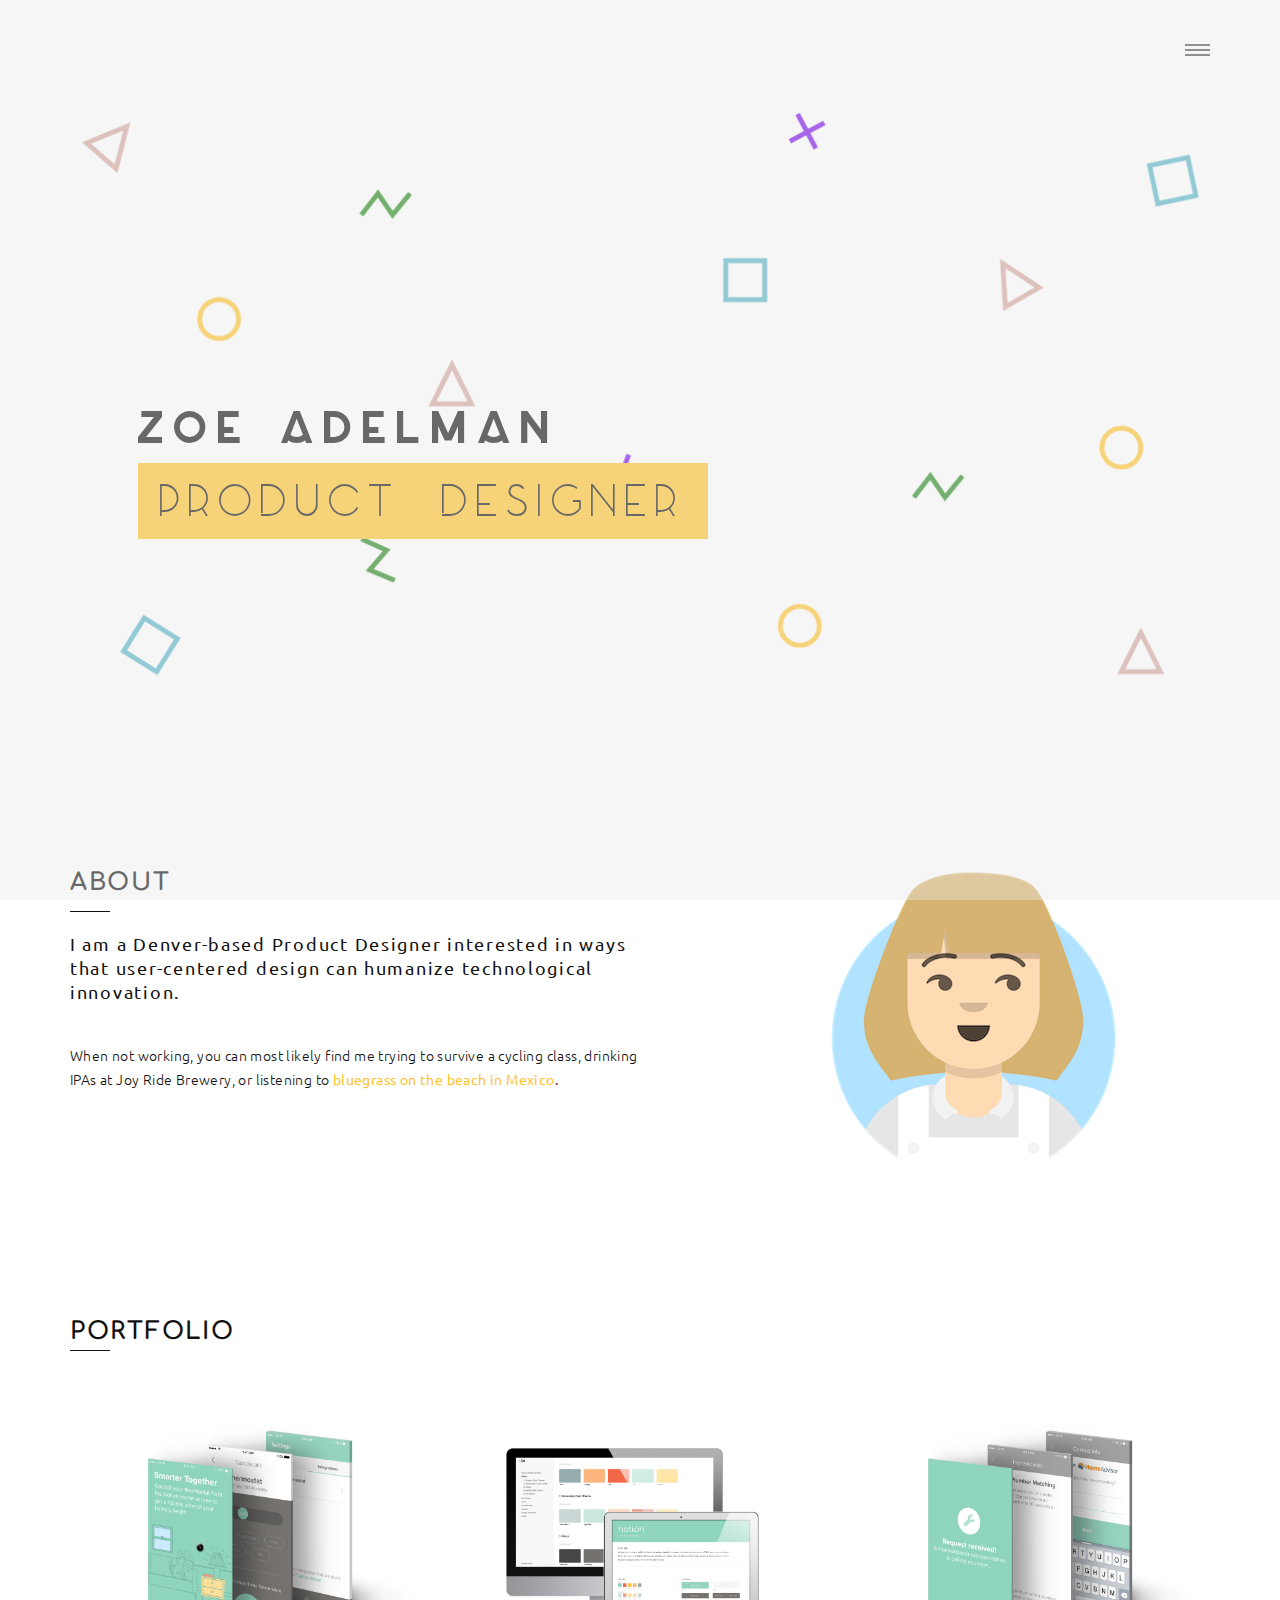
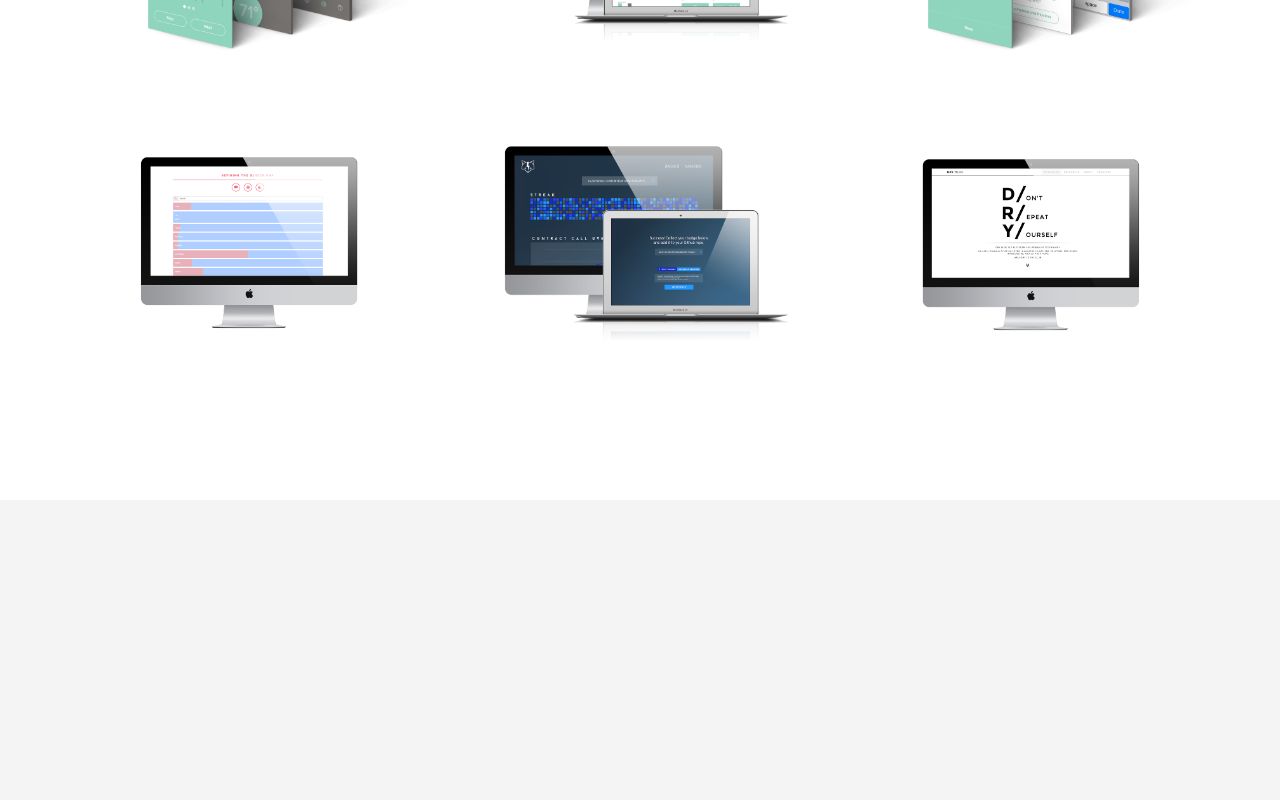
<file: index.html>
<!doctype html>
<html class="no-js" lang="">

<head>
    <meta charset="utf-8">
    <title>Zoë Adelman - Product Designer</title>
    <meta name="description" content="">
    <meta name="msapplication-tap-highlight" content="yes" />
    <meta name="viewport" content="width=device-width, user-scalable=no, initial-scale=1, minimum-scale=1.0, maximum-scale=1.0" />

    <!-- Google Web Font -->
    <link href='http://fonts.googleapis.com/css?family=Ubuntu:300,400,500,700' rel='stylesheet' type='text/css'>
    <link href='http://fonts.googleapis.com/css?family=Lekton:400,700,400italic' rel='stylesheet' type='text/css'>
    <link href="https://fonts.googleapis.com/css?family=Comfortaa" rel="stylesheet">

    <!--  Bootstrap 3-->
    <link rel="stylesheet" href="css/bootstrap.min.css">
    <link rel="stylesheet" href="https://use.fontawesome.com/releases/v5.2.0/css/all.css" integrity="sha384-hWVjflwFxL6sNzntih27bfxkr27PmbbK/iSvJ+a4+0owXq79v+lsFkW54bOGbiDQ" crossorigin="anonymous">

    <!-- OWL Carousel -->
    <link rel="stylesheet" href="css/owl.carousel.css">
    <link rel="stylesheet" href="css/owl.theme.css">

    <!--  Slider -->
    <link rel="stylesheet" href="css/jquery.kenburnsy.css">

    <!-- Animate -->
    <link rel="stylesheet" href="css/animate.css">

    <!-- Web Icons Font -->
    <link rel="stylesheet" href="css/pe-icon-7-stroke.css">
    <link rel="stylesheet" href="css/iconmoon.css">
    <link rel="stylesheet" href="css/et-line.css">
    <link rel="stylesheet" href="css/ionicons.css">

    <!-- Magnific PopUp -->
    <link rel="stylesheet" href="css/magnific-popup.css">

    <!-- Tabs -->
    <link rel="stylesheet" type="text/css" href="css/tabs.css" />
    <link rel="stylesheet" type="text/css" href="css/tabstyles.css" />

    <!-- Loader Style -->
    <link rel="stylesheet" href="css/loader-1.css">

    <!-- Costum Styles -->
    <link rel="stylesheet" href="css/main.css">
    <link rel="stylesheet" href="css/responsive.css">

    <!-- Favicon -->
    <link rel="icon" type="image/ico" href="favicon.ico">
</head>

<body>

    <!-- Preloader -->
    <div class="cover"></div>

    <div class="header">
        <div class="container">
            <!-- <div class="logo">
                <a href="index.html">
                    <img src="img/logo.png" alt="Logo">
                </a>
            </div> -->

            <!-- Menu Hamburger (Default) -->
            <button class="main-menu-indicator" id="open-button">
                <span class="line"></span>
            </button>

            <div class="menu-wrap" >
                <div class="menu-content">
                    <div class="navigation">
                        <span class="pe-7s-close close-menu" id="close-button"></span>
                    </div>
                    <nav class="menu">
                        <div class="menu-list">
                            <ul>
                                <li><a href="index.html">Home</a></li>
                                <li class="menu-item-has-children"><a href="#">Portfolio</a>
                                    <ul class="sub-menu">
                                        <li><a href="nest.html">-Nest</a></li>
                                        <li><a href="dsm.html">-Design System</a></li>
                                        <li><a href="homeadvisor.html">-HomeAdvisor</a></li>
                                        <li><a href="gendergap.html">-Defining the Gender Gap</a></li>
                                        <li><a href="smartbadger.html">-Smart Badger</a></li>
                                        <li><a href="dryblog.html">-DRY Blog</a></li>
                                    </ul>
                                </li>
                            </ul>
                        </div>
                    </nav>

                    <div class="hidden-xs">
                        <div class="menu-social-media">
                            <ul>
                              <li><a href="mailto:zoe.a.adelman@gmail.com"><i class="font-icon fas fa-envelope"></i></a></li>
                              <li><a href="img/resume.pdf"><i class="font-icon fas fa-user-circle"></i></a></li>
                              <li><a href="https://www.linkedin.com/in/zoeade"><i class="font-icon fab fa-linkedin"></i></a></li>
                              <li><a href="https://github.com/ZoeAde"><i class="font-icon fab fa-github"></i></a></li>
                            </ul>
                        </div>
<!--
                        <div class="menu-information">
                            <ul>
                                <li><span>E:</span> zoe.a.adelman@gmail.com</li>
                            </ul>
                        </div> -->
                    </div>
                </div>
            </div>
            <!-- End of Menu Hamburger (Default) -->

        </div>
    </div>

    <div class="container">
        <div class="slider-wrapper">
            <div class="slider-description">
                <div class="slider-description-inner">
                    <h1>ZOE ADELMAN<br><span>PRODUCT DESIGNER</span></h1>
                </div>
            </div>
            <div>
                <img class="img-responsive" src="img/background.png" alt="">
            </div>
        </div>
    </div>
    <div class="container margin-top">
        <div class="history-wrapper">
            <div class="col-md-6 wow fadeInUp" data-wow-duration="0.6s" data-wow-delay="0.5s">
                <div class="row">
                    <article>
                        <h1>ABOUT</h1>
                        <hr>
                        <h4>I am a Denver-based Product Designer interested in ways that user-centered design can humanize technological innovation.</h4>
                        <p><br/>When not working, you can most likely find me trying to survive a cycling class, drinking IPAs at Joy Ride Brewery, or listening to <a href="https://www.youtube.com/watch?v=7aOLOpLye0s" target="_blank">bluegrass on the beach in Mexico</a>.</p>
                    </article>
                </div>
            </div>
            <div class="col-md-5 col-md-offset-1 wow fadeInUp" data-wow-duration="0.8s" data-wow-delay="0.3s">
                <div class="row">
                    <div id="history-images" class="owl-carousel">
                        <div><img class="img-responsive center-block" src="img/portrait.png" alt="About"></div>
                    </div>
                </div>
            </div>
        </div>
    </div>
    <!-- <div class="container margin-top">
        <div class="main-title">
            <h1>HOW I WORK</h1>
            <hr>
        </div>
        <div class="services-home-page">
            <div class="row">
                <div class="col-md-4">
                    <div>
                        <img src="img/triangle.png" alt="" height="70px">
                    </div>
                    <h4>DESIGN</h4>
                    <p>lorem ipsum</p>
                </div>
                <div class="col-md-4">
                  <div>
                      <img src="img/circle.png" alt="" height="70px">
                  </div>
                    <h4>DEVELOPMENT</h4>
                    <p>lorem ipsum</p>
                </div>
                <div class="col-md-4">
                    <div class="services-icon">
                      <img src="img/square.png" alt="" height="70px">
                    </div>
                    <h4>ANALYTICS</h4>
                    <p>lorem ipsum</p>
                </div>
            </div>
        </div>
    </div> -->
    <div class="container margin-top">
        <div class="main-title">
          <h1>PORTFOLIO</h1>
          <hr>
        </div>
        <div class="portfolio-wrapper">
            <!-- <button class="nav">
                <span class="icon-container">
                    <span class="line line01"></span>
                    <span class="line line02"></span>
                    <span class="line line03"></span>
                    <span class="line line04"></span>
                </span>
            </button>
            <div class="works-filter">
                <a href="javascript:void(0)" class="filter active" data-filter="mix">All</a>
                <a href="javascript:void(0)" class="filter" data-filter="branding">Branding</a>
                <a href="javascript:void(0)" class="filter" data-filter="web">Web Design</a>
                <a href="javascript:void(0)" class="filter" data-filter="graphic">Graphic Design</a>
            </div> -->
            <div class="js-masonry">
                <div class="row" id="work-grid">
                    <!-- Begin of Thumbs Portfolio -->
                    <div class="col-md-4 col-sm-4 col-xs-12 mix branding">
                        <div class="img home-portfolio-image">
                            <img src="img/home-portfolio/work-nest.png" alt="Portfolio Item">
                            <div class="overlay-thumb">
                                <!-- <a href="javascript:void(0)" class="like-product">
                                    <i class="ion-ios-heart-outline"></i>
                                    <span class="like-product">Liked</span>
                                    <span class="output">250</span>
                                </a> -->
                                <div class="details">
                                    <span class="title">Nest</span>
                                    <span class="info">Mobile App Integration</span>
                                </div>
                                <span class="btnBefore"></span>
                                <span class="btnAfter"></span>
                                <a class="main-portfolio-link" href="nest.html"></a>
                            </div>
                        </div>
                    </div>
                    <div class="col-md-4 col-sm-4 col-xs-12 mix web">
                        <div class="img home-portfolio-image">
                            <img src="img/home-portfolio/work-dsm.png" alt="Portfolio Item">
                            <div class="overlay-thumb">
                                <div class="details">
                                    <span class="title">Notion Design System</span>
                                    <span class="info">Atomic Design Principles</span>
                                </div>
                                <span class="btnBefore"></span>
                                <span class="btnAfter"></span>
                                <a class="main-portfolio-link" href="dsm.html"></a>
                            </div>
                        </div>
                    </div>
                    <div class="col-md-4 col-sm-4 col-xs-12 mix graphic">
                        <div class="img home-portfolio-image">
                            <img src="img/home-portfolio/work-ha.png" alt="Portfolio Item">
                            <div class="overlay-thumb">
                                <div class="details">
                                    <span class="title">HomeAdvisor</span>
                                    <span class="info">Mobile App Integration</span>
                                </div>
                                <span class="btnBefore"></span>
                                <span class="btnAfter"></span>
                                <a class="main-portfolio-link" href="homeadvisor.html"></a>
                            </div>
                        </div>
                    </div>
                    <div class="col-md-4 col-sm-4 col-xs-12 mix branding">
                      <div class="img home-portfolio-image">
                        <img src="img/home-portfolio/work-gendergap.png" alt="Portfolio Item">
                        <div class="overlay-thumb">
                          <div class="details">
                            <span class="title">Defining the Gender Gap</span>
                            <span class="info">Data Visualization of Engineering Roles</span>
                          </div>
                          <span class="btnBefore"></span>
                          <span class="btnAfter"></span>
                          <a class="main-portfolio-link" href="gendergap.html"></a>
                        </div>
                      </div>
                    </div>
                    <div class="col-md-4 col-sm-4 col-xs-12 mix branding">
                      <div class="img home-portfolio-image">
                        <img src="img/home-portfolio/work-badger.png" alt="Portfolio Item">
                        <div class="overlay-thumb">
                          <div class="details">
                            <span class="title">Smart Badger</span>
                            <span class="info">Ethereum Hackathon</span>
                          </div>
                          <span class="btnBefore"></span>
                          <span class="btnAfter"></span>
                          <a class="main-portfolio-link" href="smartbadger.html"></a>
                        </div>
                      </div>
                    </div>
                    <div class="col-md-4 col-sm-4 col-xs-12 mix branding">
                        <div class="img home-portfolio-image">
                            <img src="img/home-portfolio/work-dry.png" alt="Portfolio Item">
                            <div class="overlay-thumb">
                                <div class="details">
                                    <span class="title">DRY Blog</span>
                                    <span class="info">Sharing the Stories of Women in Tech</span>
                                </div>
                                <span class="btnBefore"></span>
                                <span class="btnAfter"></span>
                                <a class="main-portfolio-link" href="dryblog.html"></a>
                            </div>
                        </div>
                    </div>
                </div>
            </div>
        </div>
    </div>
    <div class="footer margin-top">
        <div class="container">
            <div class="row">
                    <div class="col-xs-12">
                        <div class="footer-inner">
                            <div class="footer-content">
                            <ul class="social-media">
                                <li><a href="mailto:zoe.a.adelman@gmail.com"><i class="font-icon fas fa-envelope"></i></a></li>
                                <li><a href="img/resume.pdf"><i class="font-icon fas fa-user-circle"></i></a></li>
                                <li><a href="https://www.linkedin.com/in/zoeade"><i class="font-icon fab fa-linkedin"></i></a></li>
                                <li><a href="https://github.com/ZoeAde"><i class="font-icon fab fa-github"></i></a></li>
                            </ul>
                            </div>
                        </div>
                    </div>
            </div>
        </div>
    </div>
    <a href="javascript:void(0)" class="scroll-top" id="scroll-top"><i class="pe-7s-angle-up"></i></a>

    <script src="js/vendor/jquery-1.11.2.min.js"></script>
    <script data-pace-options='{ "ajax": false }' src="js/vendor/pace.min.js"></script>
    <script src="js/vendor/bootstrap.min.js"></script>
    <script src="js/vendor/classie.js"></script>
    <script src="js/vendor/isotope.pkgd.min.js"></script>
    <script src="js/vendor/jquery.velocity.min.js"></script>
    <script src="js/vendor/jquery.kenburnsy.min.js"></script>
    <script src="js/vendor/textslide.js"></script>
    <script src="js/vendor/imagesloaded.pkgd.min.js"></script>
    <script src="js/vendor/tabs.js"></script>
    <script src="js/ef-slider.js"></script>
    <script src="js/vendor/owl.carousel.min.js"></script>
    <script src="js/vendor/jquery.magnific-popup.min.js"></script>
    <script src="js/vendor/jquery.social-buttons.min.js"></script>
    <script src="js/vendor/wow.min.js"></script>
    <script src="js/main.js"></script>
    <script src="js/ajax.js"></script>
</body>
</html>
</file>
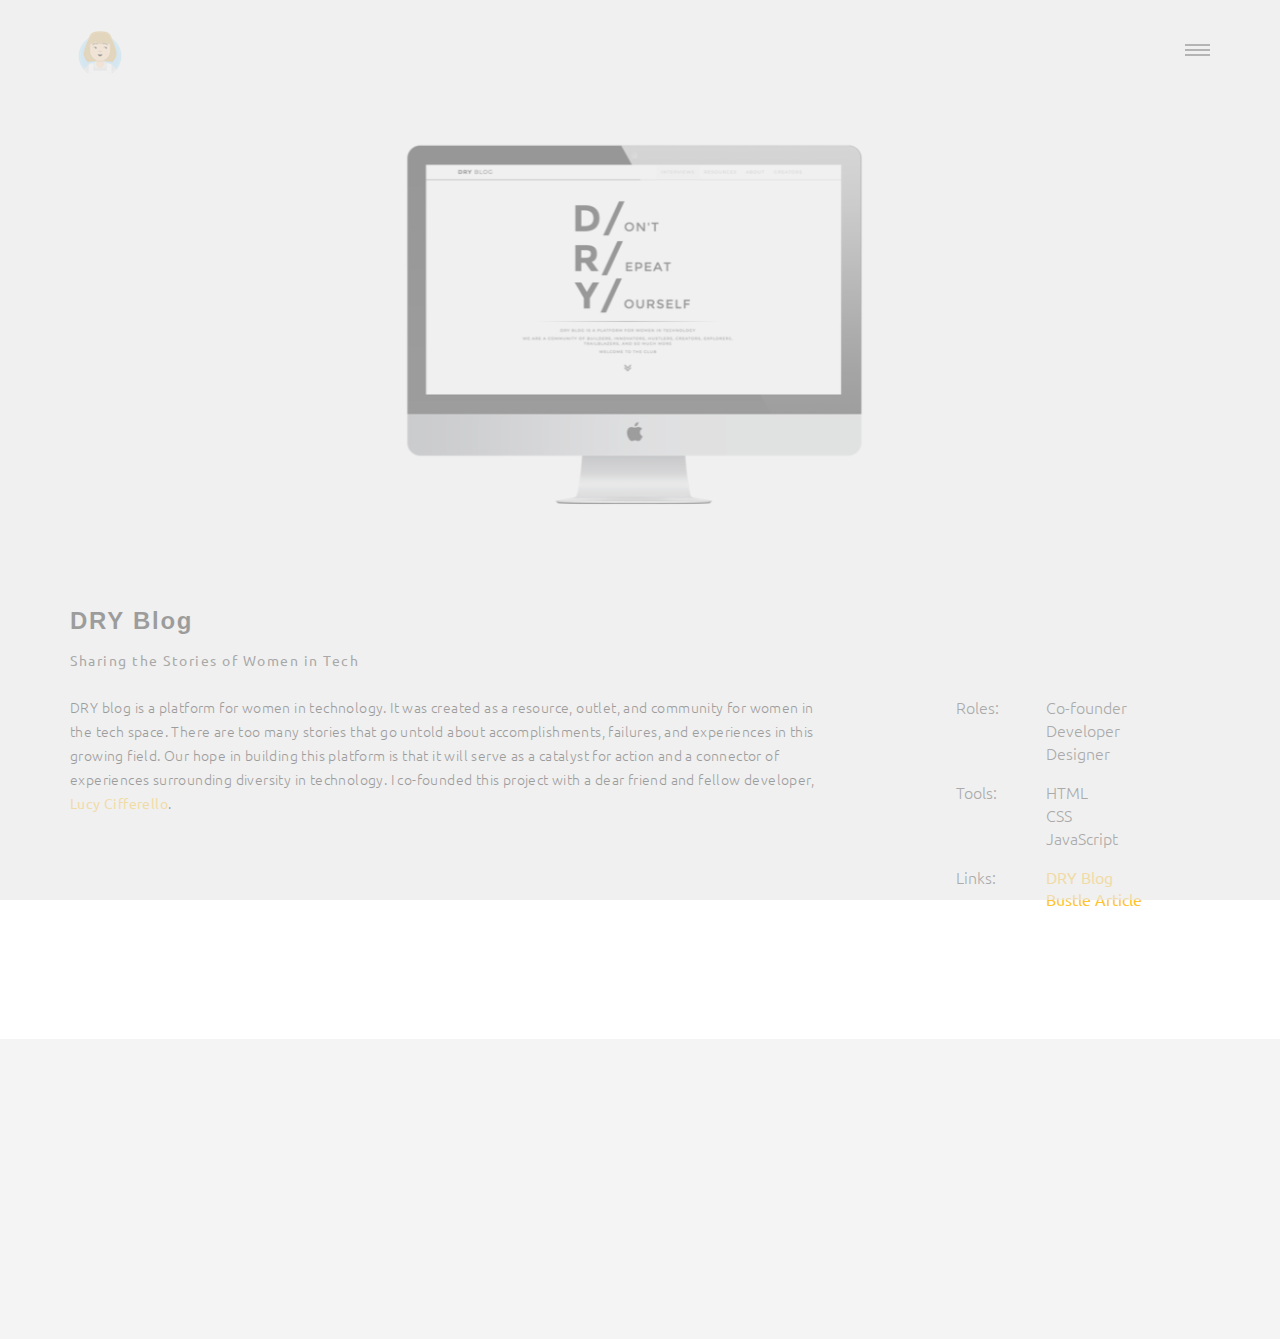
<file: dryblog.html>
<!doctype html>
<html class="no-js" lang="">

<head>
    <meta charset="utf-8">
    <title>Zoë Adelman - Product Designer</title>
    <meta name="description" content="">
    <meta name="msapplication-tap-highlight" content="yes" />
    <meta name="viewport" content="width=device-width, user-scalable=no, initial-scale=1, minimum-scale=1.0, maximum-scale=1.0" />

    <!-- Google Web Font -->
    <link href='http://fonts.googleapis.com/css?family=Ubuntu:300,400,500,700' rel='stylesheet' type='text/css'>
    <link href='http://fonts.googleapis.com/css?family=Lekton:400,700,400italic' rel='stylesheet' type='text/css'>

    <!--  Bootstrap 3-->
    <link rel="stylesheet" href="css/bootstrap.min.css">
    <link rel="stylesheet" href="https://use.fontawesome.com/releases/v5.2.0/css/all.css" integrity="sha384-hWVjflwFxL6sNzntih27bfxkr27PmbbK/iSvJ+a4+0owXq79v+lsFkW54bOGbiDQ" crossorigin="anonymous">


    <!-- OWL Carousel -->
    <link rel="stylesheet" href="css/owl.carousel.css">
    <link rel="stylesheet" href="css/owl.theme.css">

    <!--  Slider -->
    <link rel="stylesheet" href="css/jquery.kenburnsy.css">

    <!-- Animate -->
    <link rel="stylesheet" href="css/animate.css">

    <!-- Web Icons Font -->
    <link rel="stylesheet" href="css/pe-icon-7-stroke.css">
    <link rel="stylesheet" href="css/iconmoon.css">
    <link rel="stylesheet" href="css/et-line.css">
    <link rel="stylesheet" href="css/ionicons.css">

    <!-- Magnific PopUp -->
    <link rel="stylesheet" href="css/magnific-popup.css">

    <!-- Tabs -->
    <link rel="stylesheet" type="text/css" href="css/tabs.css" />
    <link rel="stylesheet" type="text/css" href="css/tabstyles.css" />

    <!-- Loader Style -->
    <link rel="stylesheet" href="css/loader-1.css">

    <!-- Costum Styles -->
    <link rel="stylesheet" href="css/main.css">
    <link rel="stylesheet" href="css/responsive.css">

    <!-- Favicon -->
    <link rel="icon" type="image/ico" href="favicon.ico">
</head>

<body>

    <!-- Preloader -->
    <div class="cover"></div>

    <div class="header">
        <div class="container">
            <div class="logo">
                <a href="index.html">
                    <img src="img/logo.png" alt="Logo">
                </a>
            </div>

            <!-- Menu Hamburger (Default) -->
            <button class="main-menu-indicator" id="open-button">
                <span class="line"></span>
            </button>

            <div class="menu-wrap">
                <div class="menu-content">
                    <div class="navigation">
                        <span class="pe-7s-close close-menu" id="close-button"></span>
                    </div>
                    <nav class="menu">
                        <div class="menu-list">
                            <ul>
                              <li><a href="index.html">Home</a></li>
                              <li class="menu-item-has-children"><a href="#">Portfolio</a>
                                  <ul class="sub-menu">
                                      <li><a href="nest.html">-Nest</a></li>
                                      <li><a href="dsm.html">-Design System</a></li>
                                      <li><a href="homeadvisor.html">-HomeAdvisor</a></li>
                                      <li><a href="gendergap.html">-Defining the Gender Gap</a></li>
                                      <li><a href="smartbadger.html">-Smart Badger</a></li>
                                      <li><a href="dryblog.html">-DRY Blog</a></li>
                                  </ul>
                              </li>
                            </ul>
                        </div>
                    </nav>

                    <div class="hidden-xs">
                        <div class="menu-social-media">
                          <ul>
                            <li><a href="mailto:zoe.a.adelman@gmail.com"><i class="font-icon fas fa-envelope"></i></a></li>
                            <li><a href="img/resume.pdf"><i class="font-icon fas fa-user-circle"></i></a></li>
                            <li><a href="https://www.linkedin.com/in/zoeade"><i class="font-icon fab fa-linkedin"></i></a></li>
                            <li><a href="https://github.com/ZoeAde"><i class="font-icon fab fa-github"></i></a></li>
                          </ul>
                        </div>
                    </div>
                </div>
            </div>
            <!-- End of Menu Hamburger (Default) -->

        </div>
    </div>
    <div class="container">
        <div class="single-project-slider">
            <div class="owl-carousel single-slider">
                <div><img class="img-responsive center-block" src="img/dryboard2.png" alt="slider"></div>
            </div>
        </div>
    </div>
    <div class="container">
        <div class="single-portfolio-wrapper">
            <div class="row">
                <div class="col-md-8 col-sm-8">
                    <h1>DRY Blog</h1>
                    <span class="info">Sharing the Stories of Women in Tech</span>
                    <p>DRY blog is a platform for women in technology. It was created as a resource, outlet, and community for women in the tech space. There are too many stories that go untold about accomplishments, failures, and experiences in this growing field. Our hope in building this platform is that it will serve as a catalyst for action and a connector of experiences surrounding diversity in technology. I co-founded this project with a dear friend and fellow developer, <a href="https://www.linkedin.com/in/lucyvictoria" target="_blank">Lucy Cifferello</a>.</p>
                </div>
                <div class="col-md-3 col-md-offset-1 col-sm-4">
                    <div class="project-information">
                        <table class="table">
                            <tbody>
                                <tr>
                                    <td>Roles:</td>
                                    <td>Co-founder<br>Developer</br>Designer</td>
                                </tr>
                                <tr>
                                    <td>Tools:</td>
                                    <td>HTML<br>CSS<br>JavaScript</td>
                                </tr>
                                <tr>
                                    <td>Links:</td>
                                    <td><a href="http://www.dry-blog.com/" target="_blank">DRY Blog</a><br><a href="http://www.bustle.com/articles/125126-how-the-dry-blog-creators-are-making-an-inspirational-online-community-for-women-in-tech" target="_blank">Bustle Article</a></td>
                                </tr>
                            </tbody>
                        </table>
                    </div>
                </div>
            </div>
        </div>
    </div>
    <!-- <div class="container">
        <div class="single-project-details">
            <div class="row">
                <div class="col-md-6 col-sm-6">
                    <div class="single-project-images">
                        <img src="img/single-project/img_1b.jpg" alt="Single Project">
                    </div>
                </div>
                <div class="col-md-6 col-sm-6">
                    <div class="single-project-images">
                        <img src="img/single-project/img_2b.jpg" alt="Single Project">
                    </div>
            </div>
        </div>
    </div> -->

    <div class="footer margin-top">
        <div class="container">
            <div class="row">
                    <div class="col-xs-12">
                        <div class="footer-inner">
                            <div class="footer-content">
                              <ul class="social-media">
                                  <li><a href="mailto:zoe.a.adelman@gmail.com"><i class="font-icon fas fa-envelope"></i></a></li>
                                  <li><a href="img/resume.pdf"><i class="font-icon fas fa-user-circle"></i></a></li>
                                  <li><a href="https://www.linkedin.com/in/zoeade"><i class="font-icon fab fa-linkedin"></i></a></li>
                                  <li><a href="https://github.com/ZoeAde"><i class="font-icon fab fa-github"></i></a></li>
                              </ul>
                            </div>
                        </div>
                    </div>
            </div>
        </div>
    </div>
    <a href="javascript:void(0)" class="scroll-top" id="scroll-top"><i class="pe-7s-angle-up"></i></a>

    <script src="js/vendor/jquery-1.11.2.min.js"></script>
    <script data-pace-options='{ "ajax": false }' src="js/vendor/pace.min.js"></script>
    <script src="js/vendor/bootstrap.min.js"></script>
    <script src="js/vendor/classie.js"></script>
    <script src="js/vendor/isotope.pkgd.min.js"></script>
    <script src="js/vendor/jquery.velocity.min.js"></script>
    <script src="js/vendor/jquery.kenburnsy.min.js"></script>
    <script src="js/vendor/textslide.js"></script>
    <script src="js/vendor/imagesloaded.pkgd.min.js"></script>
    <script src="js/vendor/tabs.js"></script>
    <script src="js/ef-slider.js"></script>
    <script src="js/vendor/owl.carousel.min.js"></script>
    <script src="js/vendor/jquery.magnific-popup.min.js"></script>
    <script src="js/vendor/jquery.social-buttons.min.js"></script>
    <script src="js/vendor/wow.min.js"></script>
    <script src="js/main.js"></script>
    <script src="js/ajax.js"></script>
</body>

</html>
</file>
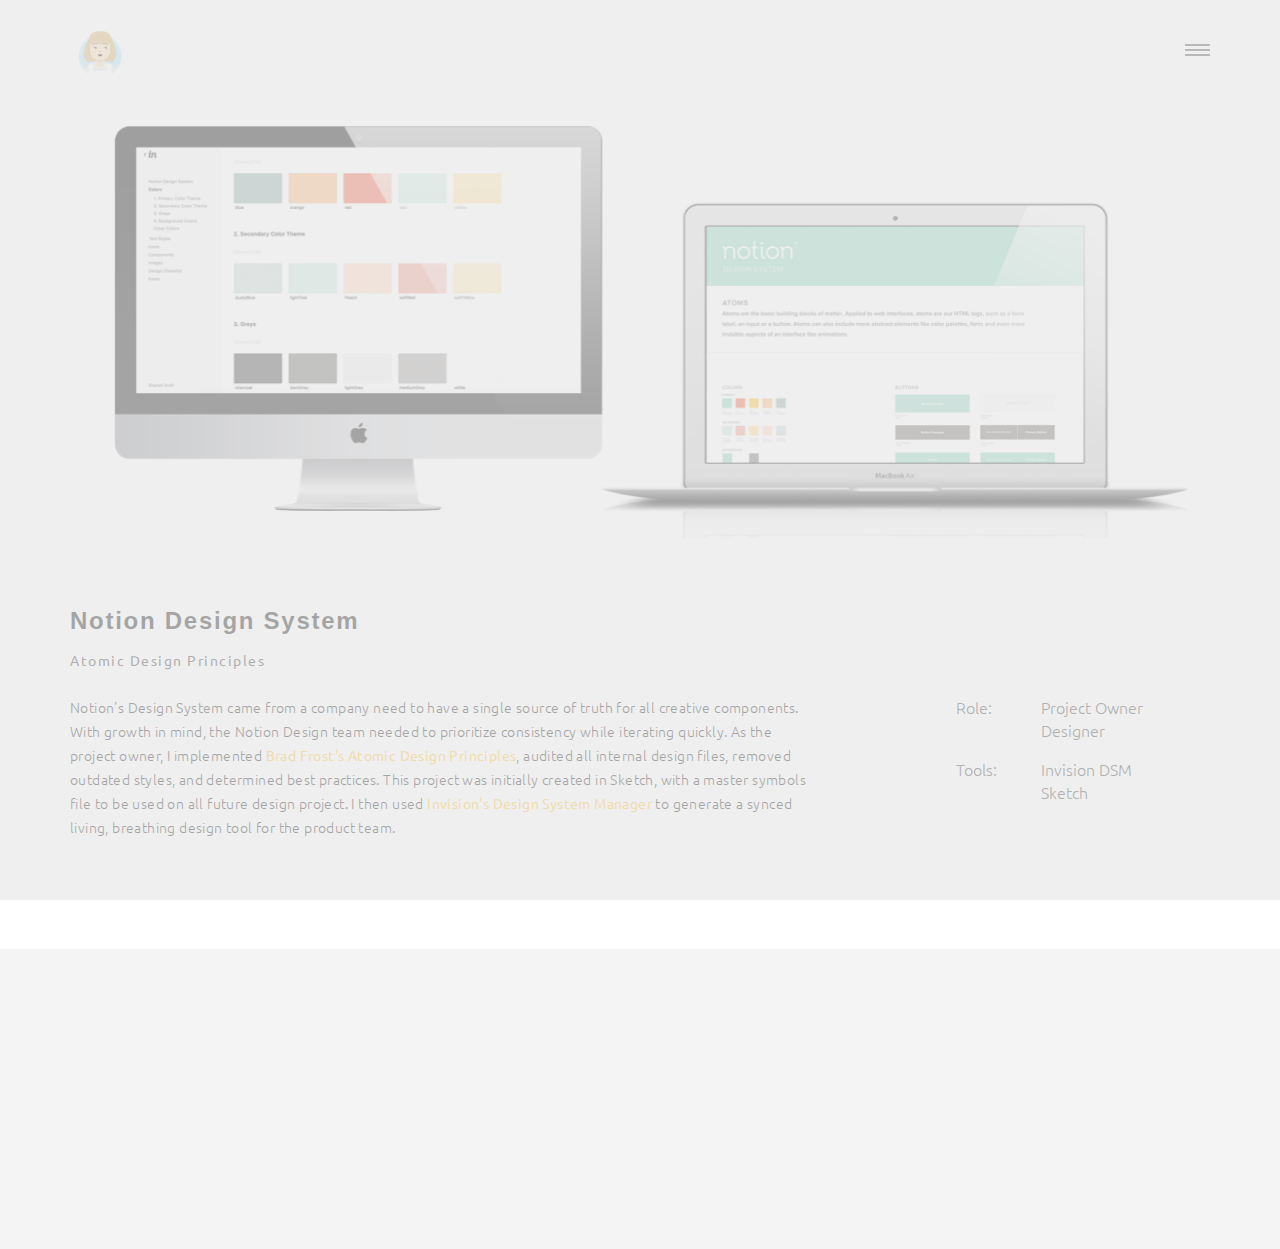
<file: dsm.html>
<!doctype html>
<html class="no-js" lang="">

<head>
    <meta charset="utf-8">
    <title>Zoë Adelman - Product Designer</title>
    <meta name="description" content="">
    <meta name="msapplication-tap-highlight" content="yes" />
    <meta name="viewport" content="width=device-width, user-scalable=no, initial-scale=1, minimum-scale=1.0, maximum-scale=1.0" />

    <!-- Google Web Font -->
    <link href='http://fonts.googleapis.com/css?family=Ubuntu:300,400,500,700' rel='stylesheet' type='text/css'>
    <link href='http://fonts.googleapis.com/css?family=Lekton:400,700,400italic' rel='stylesheet' type='text/css'>

    <!--  Bootstrap 3-->
    <link rel="stylesheet" href="css/bootstrap.min.css">
    <link rel="stylesheet" href="https://use.fontawesome.com/releases/v5.2.0/css/all.css" integrity="sha384-hWVjflwFxL6sNzntih27bfxkr27PmbbK/iSvJ+a4+0owXq79v+lsFkW54bOGbiDQ" crossorigin="anonymous">


    <!-- OWL Carousel -->
    <link rel="stylesheet" href="css/owl.carousel.css">
    <link rel="stylesheet" href="css/owl.theme.css">

    <!--  Slider -->
    <link rel="stylesheet" href="css/jquery.kenburnsy.css">

    <!-- Animate -->
    <link rel="stylesheet" href="css/animate.css">

    <!-- Web Icons Font -->
    <link rel="stylesheet" href="css/pe-icon-7-stroke.css">
    <link rel="stylesheet" href="css/iconmoon.css">
    <link rel="stylesheet" href="css/et-line.css">
    <link rel="stylesheet" href="css/ionicons.css">

    <!-- Magnific PopUp -->
    <link rel="stylesheet" href="css/magnific-popup.css">

    <!-- Tabs -->
    <link rel="stylesheet" type="text/css" href="css/tabs.css" />
    <link rel="stylesheet" type="text/css" href="css/tabstyles.css" />

    <!-- Loader Style -->
    <link rel="stylesheet" href="css/loader-1.css">

    <!-- Costum Styles -->
    <link rel="stylesheet" href="css/main.css">
    <link rel="stylesheet" href="css/responsive.css">

    <!-- Favicon -->
    <link rel="icon" type="image/ico" href="favicon.ico">

  </head>

<body>

    <!-- Preloader -->
    <div class="cover"></div>

    <div class="header">
        <div class="container">
            <div class="logo">
                <a href="index.html">
                    <img src="img/logo.png" alt="Logo">
                </a>
            </div>

            <!-- Menu Hamburger (Default) -->
            <button class="main-menu-indicator" id="open-button">
                <span class="line"></span>
            </button>

            <div class="menu-wrap">
                <div class="menu-content">
                    <div class="navigation">
                        <span class="pe-7s-close close-menu" id="close-button"></span>
                    </div>
                    <nav class="menu">
                        <div class="menu-list">
                            <ul>
                              <li><a href="index.html">Home</a></li>
                              <li class="menu-item-has-children"><a href="#">Portfolio</a>
                                  <ul class="sub-menu">
                                      <li><a href="nest.html">-Nest</a></li>
                                      <li><a href="dsm.html">-Design System</a></li>
                                      <li><a href="homeadvisor.html">-HomeAdvisor</a></li>
                                      <li><a href="gendergap.html">-Defining the Gender Gap</a></li>
                                      <li><a href="smartbadger.html">-Smart Badger</a></li>
                                      <li><a href="dryblog.html">-DRY Blog</a></li>
                                  </ul>
                              </li>
                            </ul>
                        </div>
                    </nav>

                    <div class="hidden-xs">
                        <div class="menu-social-media">
                          <ul>
                            <li><a href="mailto:zoe.a.adelman@gmail.com"><i class="font-icon fas fa-envelope"></i></a></li>
                            <li><a href="img/resume.pdf"><i class="font-icon fas fa-user-circle"></i></a></li>
                            <li><a href="https://www.linkedin.com/in/zoeade"><i class="font-icon fab fa-linkedin"></i></a></li>
                            <li><a href="https://github.com/ZoeAde"><i class="font-icon fab fa-github"></i></a></li>
                          </ul>
                        </div>
                    </div>
                </div>
            </div>
            <!-- End of Menu Hamburger (Default) -->

        </div>
    </div>
    <div class="container">
        <div class="single-project-slider">
            <div class="owl-carousel single-slider">
                <div><img class="img-responsive center-block" src="img/dsmboard1.png" alt="slider"></div>
            </div>
        </div>
    </div>
    <div class="container">
        <div class="single-portfolio-wrapper">
            <div class="row">
                <div class="col-md-8 col-sm-8">
                    <h1>Notion Design System</h1>
                    <span class="info">Atomic Design Principles</span>
                    <p>Notion's Design System came from a company need to have a single source of truth for all creative components. With growth in mind, the Notion Design team needed to prioritize consistency while iterating quickly. As the project owner, I implemented <a href="http://bradfrost.com/blog/post/atomic-web-design/" target="_blank">Brad Frost's Atomic Design Principles</a>, audited all internal design files, removed outdated styles, and determined best practices. This project was initially created in Sketch, with a master symbols file to be used on all future design project. I then used <a href="https://www.invisionapp.com/design-system-manager" target="_blank">Invision's Design System Manager</a> to generate a synced living, breathing design tool for the product team.</p>
                </div>
                <div class="col-md-3 col-md-offset-1 col-sm-4">
                    <div class="project-information">
                        <table class="table">
                            <tbody>
                                <tr>
                                    <td>Role:</td>
                                    <td>Project Owner<br>Designer</td>
                                </tr>
                                <tr>
                                    <td>Tools:</td>
                                    <td>Invision DSM<br>Sketch</td>
                                </tr>
                                <!-- <tr>
                                    <td>Links:</td>
                                    <td><a href="https://venturebeat.com/2017/11/07/notion-adds-nest-integration-to-its-newest-home-security-and-energy-savings-sensors/" target="_blank">VentureBeat</a></td>
                                </tr> -->
                            </tbody>
                        </table>
                    </div>
                </div>
            </div>
        </div>
    </div>
    <!-- <div class="container">
        <div class="single-project-details">
            <div class="row">
                <div class="col-md-6 col-sm-6">
                    <div class="single-project-images">
                        <img src="img/single-project/img_1b.jpg" alt="Single Project">
                    </div>
                </div>
                <div class="col-md-6 col-sm-6">
                    <div class="single-project-images">
                        <img src="img/single-project/img_2b.jpg" alt="Single Project">
                    </div>
            </div>
        </div>
    </div> -->

    <div class="footer margin-top">
        <div class="container">
            <div class="row">
                    <div class="col-xs-12">
                        <div class="footer-inner">
                            <div class="footer-content">
                              <ul class="social-media">
                                  <li><a href="mailto:zoe.a.adelman@gmail.com"><i class="font-icon fas fa-envelope"></i></a></li>
                                  <li><a href="img/resume.pdf"><i class="font-icon fas fa-user-circle"></i></a></li>
                                  <li><a href="https://www.linkedin.com/in/zoeade"><i class="font-icon fab fa-linkedin"></i></a></li>
                                  <li><a href="https://github.com/ZoeAde"><i class="font-icon fab fa-github"></i></a></li>
                              </ul>
                            </div>
                        </div>
                    </div>
            </div>
        </div>
    </div>
    <a href="javascript:void(0)" class="scroll-top" id="scroll-top"><i class="pe-7s-angle-up"></i></a>

    <script src="js/vendor/jquery-1.11.2.min.js"></script>
    <script data-pace-options='{ "ajax": false }' src="js/vendor/pace.min.js"></script>
    <script src="js/vendor/bootstrap.min.js"></script>
    <script src="js/vendor/classie.js"></script>
    <script src="js/vendor/isotope.pkgd.min.js"></script>
    <script src="js/vendor/jquery.velocity.min.js"></script>
    <script src="js/vendor/jquery.kenburnsy.min.js"></script>
    <script src="js/vendor/textslide.js"></script>
    <script src="js/vendor/imagesloaded.pkgd.min.js"></script>
    <script src="js/vendor/tabs.js"></script>
    <script src="js/ef-slider.js"></script>
    <script src="js/vendor/owl.carousel.min.js"></script>
    <script src="js/vendor/jquery.magnific-popup.min.js"></script>
    <script src="js/vendor/jquery.social-buttons.min.js"></script>
    <script src="js/vendor/wow.min.js"></script>
    <script src="js/main.js"></script>
    <script src="js/ajax.js"></script>
</body>

</html>
</file>
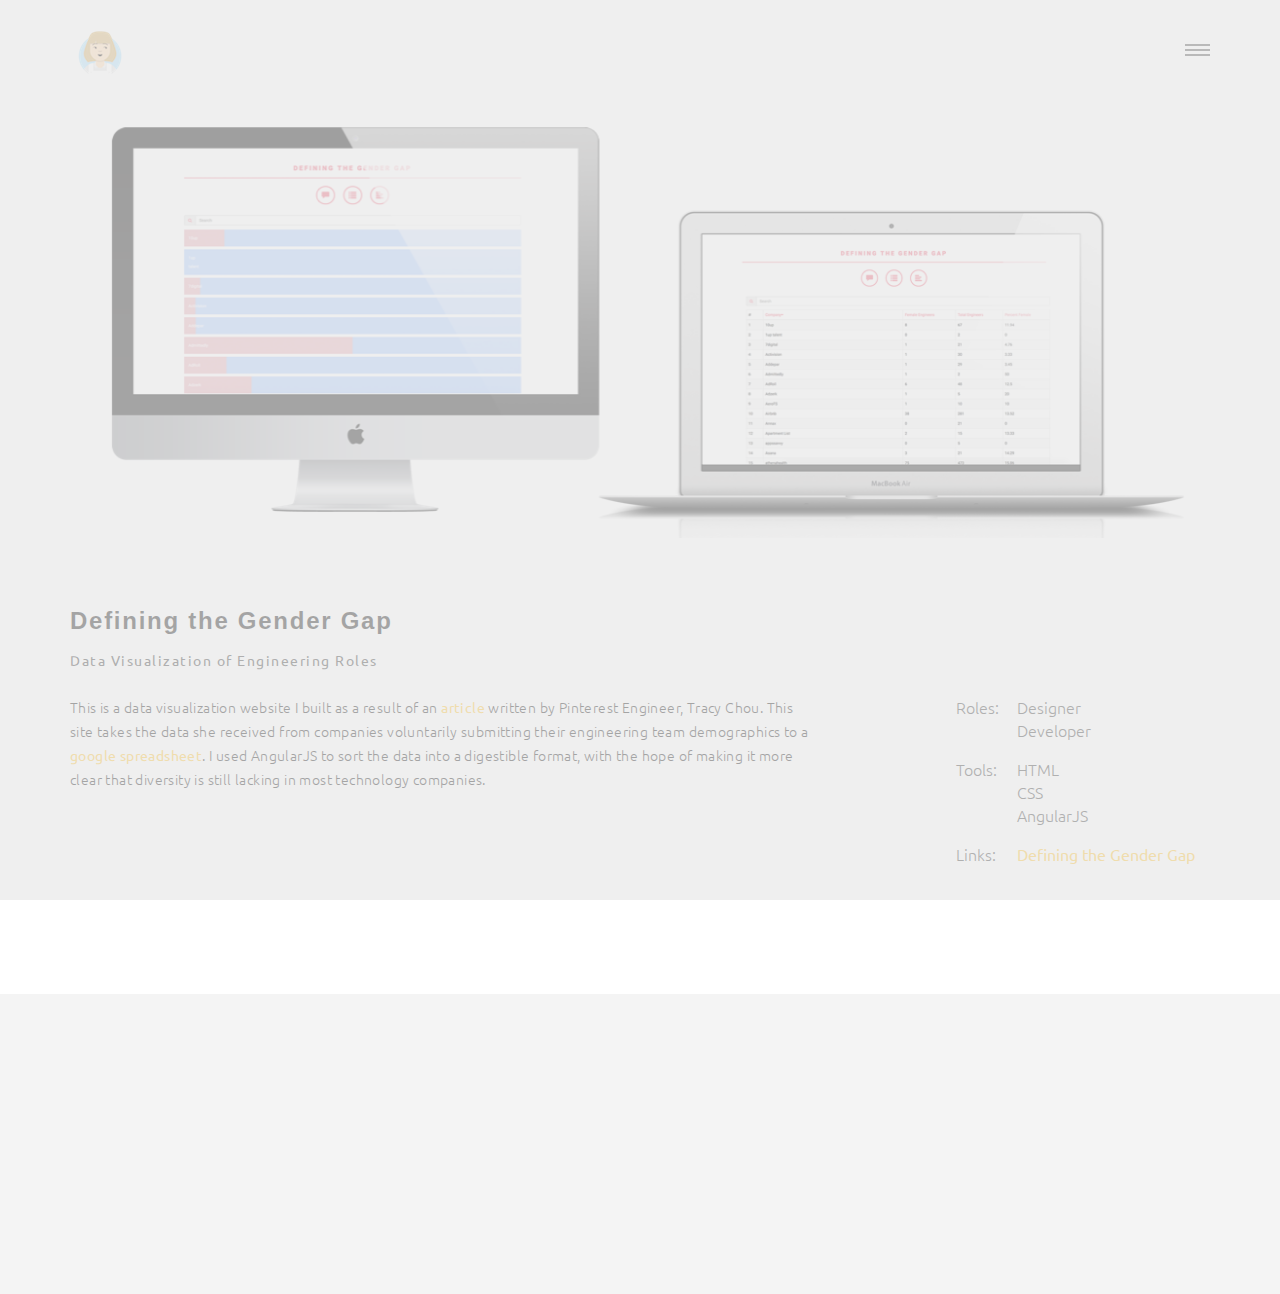
<file: gendergap.html>
<!doctype html>
<html class="no-js" lang="">

<head>
    <meta charset="utf-8">
    <title>Zoë Adelman - Product Designer</title>
    <meta name="description" content="">
    <meta name="msapplication-tap-highlight" content="yes" />
    <meta name="viewport" content="width=device-width, user-scalable=no, initial-scale=1, minimum-scale=1.0, maximum-scale=1.0" />

    <!-- Google Web Font -->
    <link href='http://fonts.googleapis.com/css?family=Ubuntu:300,400,500,700' rel='stylesheet' type='text/css'>
    <link href='http://fonts.googleapis.com/css?family=Lekton:400,700,400italic' rel='stylesheet' type='text/css'>

    <!--  Bootstrap 3-->
    <link rel="stylesheet" href="css/bootstrap.min.css">
    <link rel="stylesheet" href="https://use.fontawesome.com/releases/v5.2.0/css/all.css" integrity="sha384-hWVjflwFxL6sNzntih27bfxkr27PmbbK/iSvJ+a4+0owXq79v+lsFkW54bOGbiDQ" crossorigin="anonymous">


    <!-- OWL Carousel -->
    <link rel="stylesheet" href="css/owl.carousel.css">
    <link rel="stylesheet" href="css/owl.theme.css">

    <!--  Slider -->
    <link rel="stylesheet" href="css/jquery.kenburnsy.css">

    <!-- Animate -->
    <link rel="stylesheet" href="css/animate.css">

    <!-- Web Icons Font -->
    <link rel="stylesheet" href="css/pe-icon-7-stroke.css">
    <link rel="stylesheet" href="css/iconmoon.css">
    <link rel="stylesheet" href="css/et-line.css">
    <link rel="stylesheet" href="css/ionicons.css">

    <!-- Magnific PopUp -->
    <link rel="stylesheet" href="css/magnific-popup.css">

    <!-- Tabs -->
    <link rel="stylesheet" type="text/css" href="css/tabs.css" />
    <link rel="stylesheet" type="text/css" href="css/tabstyles.css" />

    <!-- Loader Style -->
    <link rel="stylesheet" href="css/loader-1.css">

    <!-- Costum Styles -->
    <link rel="stylesheet" href="css/main.css">
    <link rel="stylesheet" href="css/responsive.css">

    <!-- Favicon -->
    <link rel="icon" type="image/ico" href="favicon.ico">

</head>

<body>

    <!-- Preloader -->
    <div class="cover"></div>

    <div class="header">
        <div class="container">
            <div class="logo">
                <a href="index.html">
                    <img src="img/logo.png" alt="Logo">
                </a>
            </div>

            <!-- Menu Hamburger (Default) -->
            <button class="main-menu-indicator" id="open-button">
                <span class="line"></span>
            </button>

            <div class="menu-wrap">
                <div class="menu-content">
                    <div class="navigation">
                        <span class="pe-7s-close close-menu" id="close-button"></span>
                    </div>
                    <nav class="menu">
                        <div class="menu-list">
                            <ul>
                              <li><a href="index.html">Home</a></li>
                              <li class="menu-item-has-children"><a href="#">Portfolio</a>
                                  <ul class="sub-menu">
                                      <li><a href="nest.html">-Nest</a></li>
                                      <li><a href="dsm.html">-Design System</a></li>
                                      <li><a href="homeadvisor.html">-HomeAdvisor</a></li>
                                      <li><a href="gendergap.html">-Defining the Gender Gap</a></li>
                                      <li><a href="smartbadger.html">-Smart Badger</a></li>
                                      <li><a href="dryblog.html">-DRY Blog</a></li>
                                  </ul>
                              </li>
                            </ul>
                        </div>
                    </nav>

                    <div class="hidden-xs">
                        <div class="menu-social-media">
                          <ul>
                            <li><a href="mailto:zoe.a.adelman@gmail.com"><i class="font-icon fas fa-envelope"></i></a></li>
                            <li><a href="img/resume.pdf"><i class="font-icon fas fa-user-circle"></i></a></li>
                            <li><a href="https://www.linkedin.com/in/zoeade"><i class="font-icon fab fa-linkedin"></i></a></li>
                            <li><a href="https://github.com/ZoeAde"><i class="font-icon fab fa-github"></i></a></li>
                          </ul>
                        </div>
                    </div>
                </div>
            </div>
            <!-- End of Menu Hamburger (Default) -->

        </div>
    </div>
    <div class="container">
        <div class="single-project-slider">
            <div class="owl-carousel single-slider">
                <div><img class="img-responsive center-block" src="img/gendergapboard3.png" alt="slider"></div>
            </div>
        </div>
    </div>
    <div class="container">
        <div class="single-portfolio-wrapper">
            <div class="row">
                <div class="col-md-8 col-sm-8">
                    <h1>Defining the Gender Gap</h1>
                    <span class="info">Data Visualization of Engineering Roles</span>
                    <p>This is a data visualization website I built as a result of an <a href="https://medium.com/@triketora/where-are-the-numbers-cb997a57252" target="_blank">article</a> written by Pinterest Engineer, Tracy Chou. This site takes the data she received from companies voluntarily submitting their engineering team demographics to a <a href="https://docs.google.com/spreadsheets/d/1BxbEifUr1z6HwY2_IcExQwUpKPRZY3FZ4x4ZFzZU-5E/edit#gid=0" target="_blank">google spreadsheet</a>. I used AngularJS to sort the data into a digestible format, with the hope of making it more clear that diversity is still lacking in most technology companies.</p>
                </div>
                <div class="col-md-3 col-md-offset-1 col-sm-4">
                    <div class="project-information">
                        <table class="table">
                            <tbody>
                                <tr>
                                    <td>Roles:</td>
                                    <td>Designer<br>Developer</td>
                                </tr>
                                <tr>
                                    <td>Tools:</td>
                                    <td>HTML<br>CSS<br>AngularJS</td>
                                </tr>
                                <tr>
                                    <td>Links:</td>
                                    <td><a href="http://zoeade.github.io/gender_gap_statistics/#/about" target="_blank">Defining the Gender Gap</a></td>
                                </tr>
                            </tbody>
                        </table>
                    </div>
                </div>
            </div>
        </div>
    </div>
    <!-- <div class="container">
        <div class="single-project-details">
            <div class="row">
                <div class="col-md-6 col-sm-6">
                    <div class="single-project-images">
                        <img src="img/single-project/img_1b.jpg" alt="Single Project">
                    </div>
                </div>
                <div class="col-md-6 col-sm-6">
                    <div class="single-project-images">
                        <img src="img/single-project/img_2b.jpg" alt="Single Project">
                    </div>
            </div>
        </div>
    </div> -->

    <div class="footer margin-top">
        <div class="container">
            <div class="row">
                    <div class="col-xs-12">
                        <div class="footer-inner">
                            <div class="footer-content">
                              <ul class="social-media">
                                  <li><a href="mailto:zoe.a.adelman@gmail.com"><i class="font-icon fas fa-envelope"></i></a></li>
                                  <li><a href="img/resume.pdf"><i class="font-icon fas fa-user-circle"></i></a></li>
                                  <li><a href="https://www.linkedin.com/in/zoeade"><i class="font-icon fab fa-linkedin"></i></a></li>
                                  <li><a href="https://github.com/ZoeAde"><i class="font-icon fab fa-github"></i></a></li>
                              </ul>
                            </div>
                        </div>
                    </div>
            </div>
        </div>
    </div>
    <a href="javascript:void(0)" class="scroll-top" id="scroll-top"><i class="pe-7s-angle-up"></i></a>

    <script src="js/vendor/jquery-1.11.2.min.js"></script>
    <script data-pace-options='{ "ajax": false }' src="js/vendor/pace.min.js"></script>
    <script src="js/vendor/bootstrap.min.js"></script>
    <script src="js/vendor/classie.js"></script>
    <script src="js/vendor/isotope.pkgd.min.js"></script>
    <script src="js/vendor/jquery.velocity.min.js"></script>
    <script src="js/vendor/jquery.kenburnsy.min.js"></script>
    <script src="js/vendor/textslide.js"></script>
    <script src="js/vendor/imagesloaded.pkgd.min.js"></script>
    <script src="js/vendor/tabs.js"></script>
    <script src="js/ef-slider.js"></script>
    <script src="js/vendor/owl.carousel.min.js"></script>
    <script src="js/vendor/jquery.magnific-popup.min.js"></script>
    <script src="js/vendor/jquery.social-buttons.min.js"></script>
    <script src="js/vendor/wow.min.js"></script>
    <script src="js/main.js"></script>
    <script src="js/ajax.js"></script>
</body>

</html>
</file>
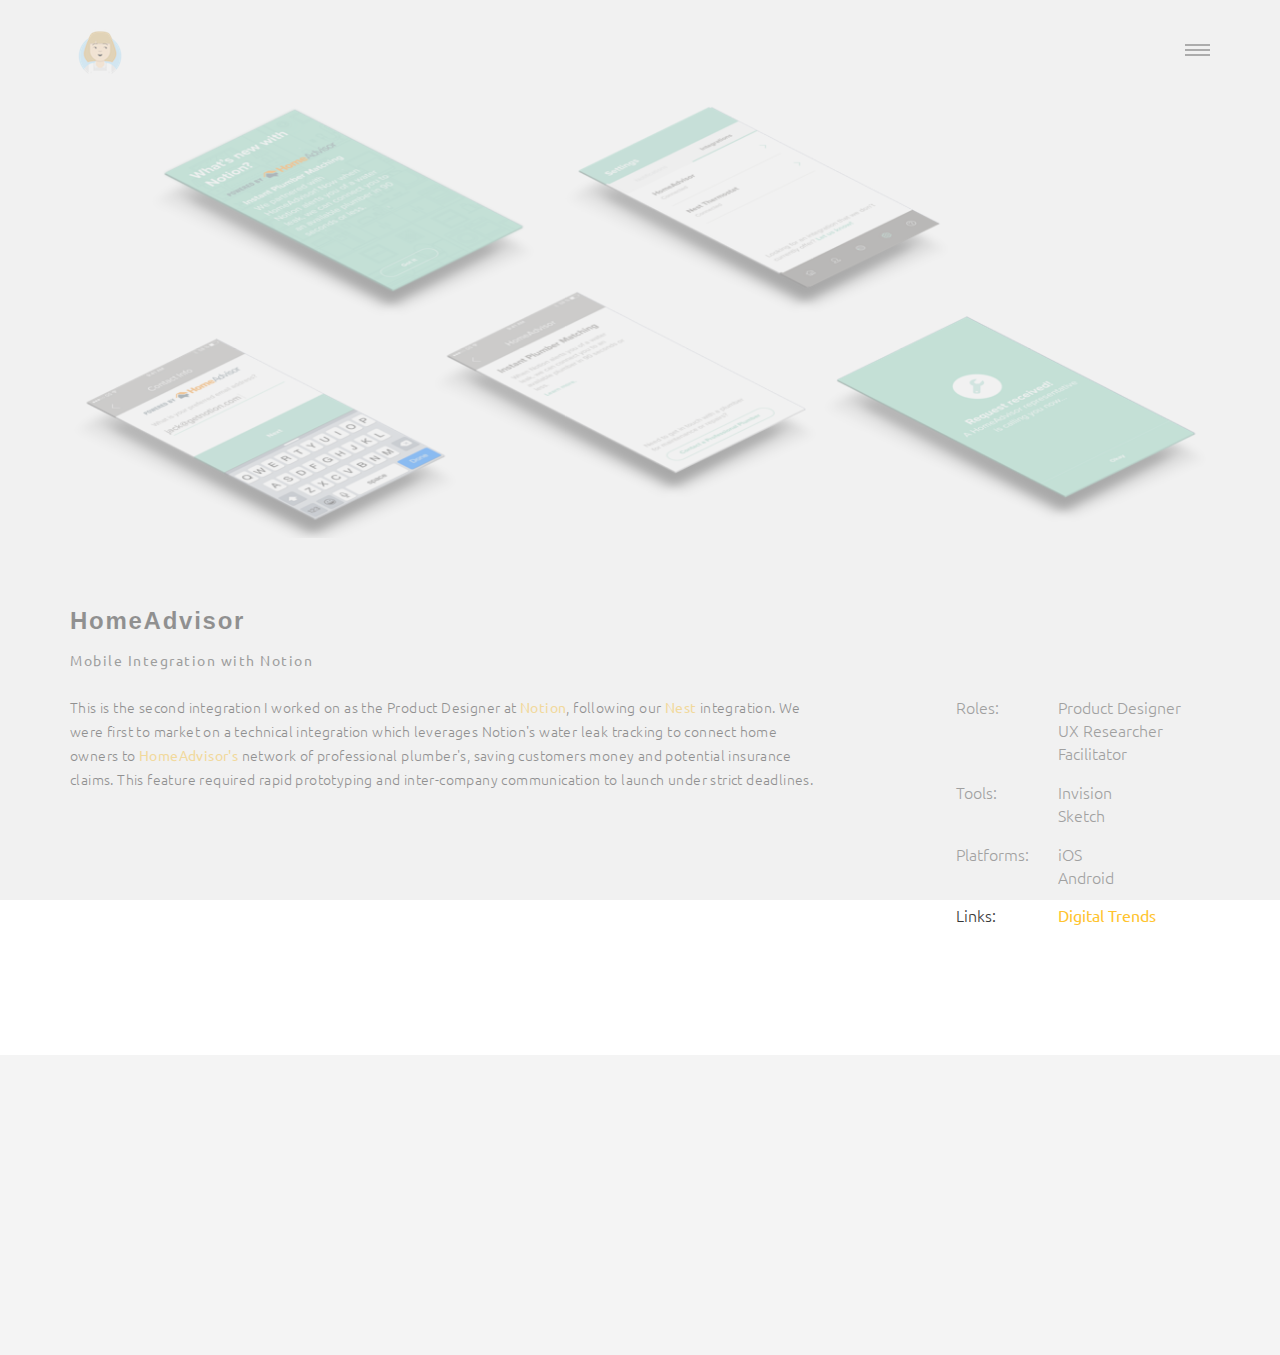
<file: homeadvisor.html>
<!doctype html>
<html class="no-js" lang="">

<head>
    <meta charset="utf-8">
    <title>Zoë Adelman - Product Designer</title>
    <meta name="description" content="">
    <meta name="msapplication-tap-highlight" content="yes" />
    <meta name="viewport" content="width=device-width, user-scalable=no, initial-scale=1, minimum-scale=1.0, maximum-scale=1.0" />

    <!-- Google Web Font -->
    <link href='http://fonts.googleapis.com/css?family=Ubuntu:300,400,500,700' rel='stylesheet' type='text/css'>
    <link href='http://fonts.googleapis.com/css?family=Lekton:400,700,400italic' rel='stylesheet' type='text/css'>

    <!--  Bootstrap 3-->
    <link rel="stylesheet" href="css/bootstrap.min.css">
    <link rel="stylesheet" href="https://use.fontawesome.com/releases/v5.2.0/css/all.css" integrity="sha384-hWVjflwFxL6sNzntih27bfxkr27PmbbK/iSvJ+a4+0owXq79v+lsFkW54bOGbiDQ" crossorigin="anonymous">


    <!-- OWL Carousel -->
    <link rel="stylesheet" href="css/owl.carousel.css">
    <link rel="stylesheet" href="css/owl.theme.css">

    <!--  Slider -->
    <link rel="stylesheet" href="css/jquery.kenburnsy.css">

    <!-- Animate -->
    <link rel="stylesheet" href="css/animate.css">

    <!-- Web Icons Font -->
    <link rel="stylesheet" href="css/pe-icon-7-stroke.css">
    <link rel="stylesheet" href="css/iconmoon.css">
    <link rel="stylesheet" href="css/et-line.css">
    <link rel="stylesheet" href="css/ionicons.css">

    <!-- Magnific PopUp -->
    <link rel="stylesheet" href="css/magnific-popup.css">

    <!-- Tabs -->
    <link rel="stylesheet" type="text/css" href="css/tabs.css" />
    <link rel="stylesheet" type="text/css" href="css/tabstyles.css" />

    <!-- Loader Style -->
    <link rel="stylesheet" href="css/loader-1.css">

    <!-- Costum Styles -->
    <link rel="stylesheet" href="css/main.css">
    <link rel="stylesheet" href="css/responsive.css">

    <!-- Favicon -->
    <link rel="icon" type="image/ico" href="favicon.ico">
</head>

<body>

    <!-- Preloader -->
    <div class="cover"></div>

    <div class="header">
        <div class="container">
            <div class="logo">
                <a href="index.html">
                    <img src="img/logo.png" alt="Logo">
                </a>
            </div>

            <!-- Menu Hamburger (Default) -->
            <button class="main-menu-indicator" id="open-button">
                <span class="line"></span>
            </button>

            <div class="menu-wrap">
                <div class="menu-content">
                    <div class="navigation">
                        <span class="pe-7s-close close-menu" id="close-button"></span>
                    </div>
                    <nav class="menu">
                        <div class="menu-list">
                            <ul>
                              <li><a href="index.html">Home</a></li>
                              <li class="menu-item-has-children"><a href="#">Portfolio</a>
                                  <ul class="sub-menu">
                                      <li><a href="nest.html">-Nest</a></li>
                                      <li><a href="dsm.html">-Design System</a></li>
                                      <li><a href="homeadvisor.html">-HomeAdvisor</a></li>
                                      <li><a href="gendergap.html">-Defining the Gender Gap</a></li>
                                      <li><a href="smartbadger.html">-Smart Badger</a></li>
                                      <li><a href="dryblog.html">-DRY Blog</a></li>
                                  </ul>
                              </li>
                            </ul>
                        </div>
                    </nav>

                    <div class="hidden-xs">
                        <div class="menu-social-media">
                          <ul>
                            <li><a href="mailto:zoe.a.adelman@gmail.com"><i class="font-icon fas fa-envelope"></i></a></li>
                            <li><a href="img/resume.pdf"><i class="font-icon fas fa-user-circle"></i></a></li>
                            <li><a href="https://www.linkedin.com/in/zoeade"><i class="font-icon fab fa-linkedin"></i></a></li>
                            <li><a href="https://github.com/ZoeAde"><i class="font-icon fab fa-github"></i></a></li>
                          </ul>
                        </div>
                    </div>
                </div>
            </div>
            <!-- End of Menu Hamburger (Default) -->

        </div>
    </div>
    <div class="container">
        <div class="single-project-slider">
            <div class="owl-carousel single-slider">
                <div><img class="img-responsive center-block" src="img/haboard2.png" alt="slider"></div>
            </div>
        </div>
    </div>
    <div class="container">
        <div class="single-portfolio-wrapper">
            <div class="row">
                <div class="col-md-8 col-sm-8">
                    <h1>HomeAdvisor</h1>
                    <span class="info">Mobile Integration with Notion</span>
                    <p>This is the second integration I worked on as the Product Designer at <a href="https://getnotion.com/">Notion</a>, following our <a href="nest.html">Nest</a> integration. We were first to market on a technical integration which leverages Notion's water leak tracking to connect home owners to <a href="https://www.homeadvisor.com/" target="_blank">HomeAdvisor's</a> network of professional plumber's, saving customers money and potential insurance claims. This feature required rapid prototyping and inter-company communication to launch under strict deadlines.</p>
                </div>
                <div class="col-md-3 col-md-offset-1 col-sm-4">
                    <div class="project-information">
                        <table class="table">
                            <tbody>
                              <tr>
                                  <td>Roles:</td>
                                  <td>Product Designer<br>UX Researcher<br>Facilitator</td>
                              </tr>
                              <tr>
                                  <td>Tools:</td>
                                  <td>Invision<br>Sketch</td>
                              </tr>
                              <tr>
                                  <td>Platforms:</td>
                                  <td>iOS<br>Android</td>
                              </tr>
                              <tr>
                                  <td>Links:</td>
                                  <td><a href="https://www.digitaltrends.com/home/notion-homeadvisor-plumber-matching/" target="_blank">Digital Trends</a></td>
                              </tr>
                            </tbody>
                        </table>
                    </div>
                </div>
            </div>
        </div>
    </div>
    <!-- <div class="container">
        <div class="single-project-details">
            <div class="row">
                <div class="col-md-6 col-sm-6">
                    <div class="single-project-images">
                        <img src="img/single-project/img_1b.jpg" alt="Single Project">
                    </div>
                </div>
                <div class="col-md-6 col-sm-6">
                    <div class="single-project-images">
                        <img src="img/single-project/img_2b.jpg" alt="Single Project">
                    </div>
            </div>
        </div>
    </div> -->

    <div class="footer margin-top">
        <div class="container">
            <div class="row">
                    <div class="col-xs-12">
                        <div class="footer-inner">
                            <div class="footer-content">
                              <ul class="social-media">
                                  <li><a href="mailto:zoe.a.adelman@gmail.com"><i class="font-icon fas fa-envelope"></i></a></li>
                                  <li><a href="img/resume.pdf"><i class="font-icon fas fa-user-circle"></i></a></li>
                                  <li><a href="https://www.linkedin.com/in/zoeade"><i class="font-icon fab fa-linkedin"></i></a></li>
                                  <li><a href="https://github.com/ZoeAde"><i class="font-icon fab fa-github"></i></a></li>
                              </ul>
                            </div>
                        </div>
                    </div>
            </div>
        </div>
    </div>
    <a href="javascript:void(0)" class="scroll-top" id="scroll-top"><i class="pe-7s-angle-up"></i></a>

    <script src="js/vendor/jquery-1.11.2.min.js"></script>
    <script data-pace-options='{ "ajax": false }' src="js/vendor/pace.min.js"></script>
    <script src="js/vendor/bootstrap.min.js"></script>
    <script src="js/vendor/classie.js"></script>
    <script src="js/vendor/isotope.pkgd.min.js"></script>
    <script src="js/vendor/jquery.velocity.min.js"></script>
    <script src="js/vendor/jquery.kenburnsy.min.js"></script>
    <script src="js/vendor/textslide.js"></script>
    <script src="js/vendor/imagesloaded.pkgd.min.js"></script>
    <script src="js/vendor/tabs.js"></script>
    <script src="js/ef-slider.js"></script>
    <script src="js/vendor/owl.carousel.min.js"></script>
    <script src="js/vendor/jquery.magnific-popup.min.js"></script>
    <script src="js/vendor/jquery.social-buttons.min.js"></script>
    <script src="js/vendor/wow.min.js"></script>
    <script src="js/main.js"></script>
    <script src="js/ajax.js"></script>
</body>

</html>
</file>
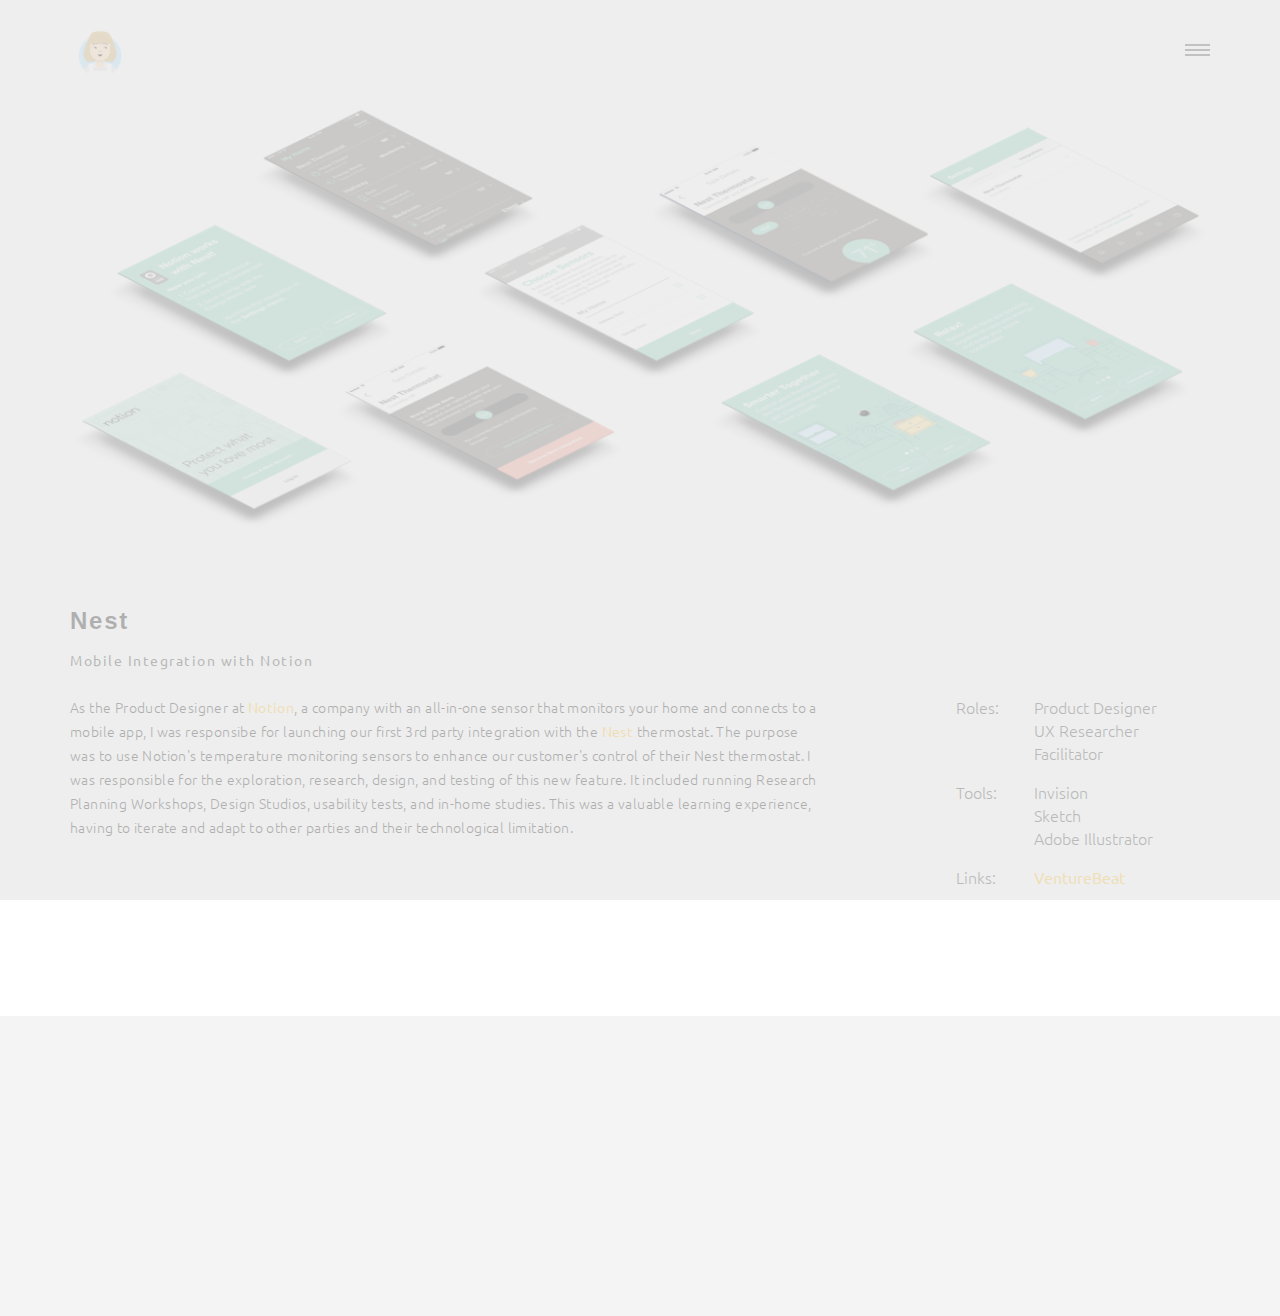
<file: nest.html>
<!doctype html>
<html class="no-js" lang="">

<head>
    <meta charset="utf-8">
    <title>Zoë Adelman - Product Designer</title>
    <meta name="description" content="">
    <meta name="msapplication-tap-highlight" content="yes" />
    <meta name="viewport" content="width=device-width, user-scalable=no, initial-scale=1, minimum-scale=1.0, maximum-scale=1.0" />

    <!-- Google Web Font -->
    <link href='http://fonts.googleapis.com/css?family=Ubuntu:300,400,500,700' rel='stylesheet' type='text/css'>
    <link href='http://fonts.googleapis.com/css?family=Lekton:400,700,400italic' rel='stylesheet' type='text/css'>

    <!--  Bootstrap 3-->
    <link rel="stylesheet" href="css/bootstrap.min.css">
    <link rel="stylesheet" href="https://use.fontawesome.com/releases/v5.2.0/css/all.css" integrity="sha384-hWVjflwFxL6sNzntih27bfxkr27PmbbK/iSvJ+a4+0owXq79v+lsFkW54bOGbiDQ" crossorigin="anonymous">

    <!-- OWL Carousel -->
    <link rel="stylesheet" href="css/owl.carousel.css">
    <link rel="stylesheet" href="css/owl.theme.css">

    <!--  Slider -->
    <link rel="stylesheet" href="css/jquery.kenburnsy.css">

    <!-- Animate -->
    <link rel="stylesheet" href="css/animate.css">

    <!-- Web Icons Font -->
    <link rel="stylesheet" href="css/pe-icon-7-stroke.css">
    <link rel="stylesheet" href="css/iconmoon.css">
    <link rel="stylesheet" href="css/et-line.css">
    <link rel="stylesheet" href="css/ionicons.css">

    <!-- Magnific PopUp -->
    <link rel="stylesheet" href="css/magnific-popup.css">

    <!-- Tabs -->
    <link rel="stylesheet" type="text/css" href="css/tabs.css" />
    <link rel="stylesheet" type="text/css" href="css/tabstyles.css" />

    <!-- Loader Style -->
    <link rel="stylesheet" href="css/loader-1.css">

    <!-- Costum Styles -->
    <link rel="stylesheet" href="css/main.css">
    <link rel="stylesheet" href="css/responsive.css">

    <!-- Favicon -->
    <link rel="icon" type="image/ico" href="favicon.ico">

    <!-- Modernizer & Respond js -->
    <!-- <script src="js/vendor/modernizr-2.8.3-respond-1.4.2.min.js"></script> -->
</head>

<body>

    <!-- Preloader -->
    <div class="cover"></div>

    <div class="header">
        <div class="container">
            <div class="logo">
                <a href="index.html">
                    <img src="img/logo.png" alt="Logo">
                </a>
            </div>

            <!-- Menu Hamburger (Default) -->
            <button class="main-menu-indicator" id="open-button">
                <span class="line"></span>
            </button>

            <div class="menu-wrap">
                <div class="menu-content">
                    <div class="navigation">
                        <span class="pe-7s-close close-menu" id="close-button"></span>
                    </div>
                    <nav class="menu">
                        <div class="menu-list">
                            <ul>
                              <li><a href="index.html">Home</a></li>
                              <li class="menu-item-has-children"><a href="#">Portfolio</a>
                                  <ul class="sub-menu">
                                      <li><a href="nest.html">-Nest</a></li>
                                      <li><a href="dsm.html">-Design System</a></li>
                                      <li><a href="homeadvisor.html">-HomeAdvisor</a></li>
                                      <li><a href="gendergap.html">-Defining the Gender Gap</a></li>
                                      <li><a href="smartbadger.html">-Smart Badger</a></li>
                                      <li><a href="dryblog.html">-DRY Blog</a></li>
                                  </ul>
                              </li>
                            </ul>
                        </div>
                    </nav>

                    <div class="hidden-xs">
                        <div class="menu-social-media">
                          <ul>
                            <li><a href="mailto:zoe.a.adelman@gmail.com"><i class="font-icon fas fa-envelope"></i></a></li>
                            <li><a href="img/resume.pdf"><i class="font-icon fas fa-user-circle"></i></a></li>
                            <li><a href="https://www.linkedin.com/in/zoeade"><i class="font-icon fab fa-linkedin"></i></a></li>
                            <li><a href="https://github.com/ZoeAde"><i class="font-icon fab fa-github"></i></a></li>
                          </ul>
                        </div>
                    </div>
                </div>
            </div>
            <!-- End of Menu Hamburger (Default) -->

        </div>
    </div>
    <div class="container">
        <div class="single-project-slider">
            <div class="owl-carousel single-slider">
                <div><img class="img-responsive center-block" src="img/nestboard1.png" alt="slider"></div>
            </div>
        </div>
    </div>
    <div class="container">
        <div class="single-portfolio-wrapper">
            <div class="row">
                <div class="col-md-8 col-sm-8">
                    <h1>Nest</h1>
                    <span class="info">Mobile Integration with Notion</span>
                    <p>As the Product Designer at <a href="https://getnotion.com/">Notion</a>, a company with an all-in-one sensor that monitors your home and connects to a mobile app, I was responsibe for launching our first 3rd party integration with the <a href="https://nest.com/" target="_blank">Nest</a> thermostat. The purpose was to use Notion's temperature monitoring sensors to enhance our customer's control of their Nest thermostat. I was responsible for the exploration, research, design, and testing of this new feature. It included running Research Planning Workshops, Design Studios, usability tests, and in-home studies. This was a valuable learning experience, having to iterate and adapt to other parties and their technological limitation.</p>
                </div>
                <div class="col-md-3 col-md-offset-1 col-sm-4">
                    <div class="project-information">
                        <table class="table">
                            <tbody>
                                <tr>
                                    <td>Roles:</td>
                                    <td>Product Designer<br>UX Researcher<br>Facilitator</td>
                                </tr>
                                <tr>
                                    <td>Tools:</td>
                                    <td>Invision<br>Sketch<br>Adobe Illustrator</td>
                                </tr>
                                <tr>
                                    <td>Links:</td>
                                    <td><a href="https://venturebeat.com/2017/11/07/notion-adds-nest-integration-to-its-newest-home-security-and-energy-savings-sensors/" target="_blank">VentureBeat</a></td>
                                </tr>
                            </tbody>
                        </table>
                    </div>
                </div>
            </div>
        </div>
    </div>
    <!-- <div class="container">
        <div class="single-project-details">
            <div class="row">
                <div class="col-md-6 col-sm-6">
                    <div class="single-project-images">
                        <img src="img/single-project/img_1b.jpg" alt="Single Project">
                    </div>
                </div>
                <div class="col-md-6 col-sm-6">
                    <div class="single-project-images">
                        <img src="img/single-project/img_2b.jpg" alt="Single Project">
                    </div>
            </div>
        </div>
    </div> -->

    <div class="footer margin-top">
        <div class="container">
            <div class="row">
                    <div class="col-xs-12">
                        <div class="footer-inner">
                            <div class="footer-content">
                            <ul class="social-media">
                                <li><a href="mailto:zoe.a.adelman@gmail.com"><i class="font-icon fas fa-envelope"></i></a></li>
                                <li><a href="img/resume.pdf"><i class="font-icon fas fa-user-circle"></i></a></li>
                                <li><a href="https://www.linkedin.com/in/zoeade"><i class="font-icon fab fa-linkedin"></i></a></li>
                                <li><a href="https://github.com/ZoeAde"><i class="font-icon fab fa-github"></i></a></li>
                            </ul>
                            </div>
                        </div>
                    </div>
            </div>
        </div>
    </div>
    <a href="javascript:void(0)" class="scroll-top" id="scroll-top"><i class="pe-7s-angle-up"></i></a>

    <script src="js/vendor/jquery-1.11.2.min.js"></script>
    <script data-pace-options='{ "ajax": false }' src="js/vendor/pace.min.js"></script>
    <script src="js/vendor/bootstrap.min.js"></script>
    <script src="js/vendor/classie.js"></script>
    <script src="js/vendor/isotope.pkgd.min.js"></script>
    <script src="js/vendor/jquery.velocity.min.js"></script>
    <script src="js/vendor/jquery.kenburnsy.min.js"></script>
    <script src="js/vendor/textslide.js"></script>
    <script src="js/vendor/imagesloaded.pkgd.min.js"></script>
    <script src="js/vendor/tabs.js"></script>
    <script src="js/ef-slider.js"></script>
    <script src="js/vendor/owl.carousel.min.js"></script>
    <script src="js/vendor/jquery.magnific-popup.min.js"></script>
    <script src="js/vendor/jquery.social-buttons.min.js"></script>
    <script src="js/vendor/wow.min.js"></script>
    <script src="js/main.js"></script>
    <script src="js/ajax.js"></script>
</body>

</html>
</file>
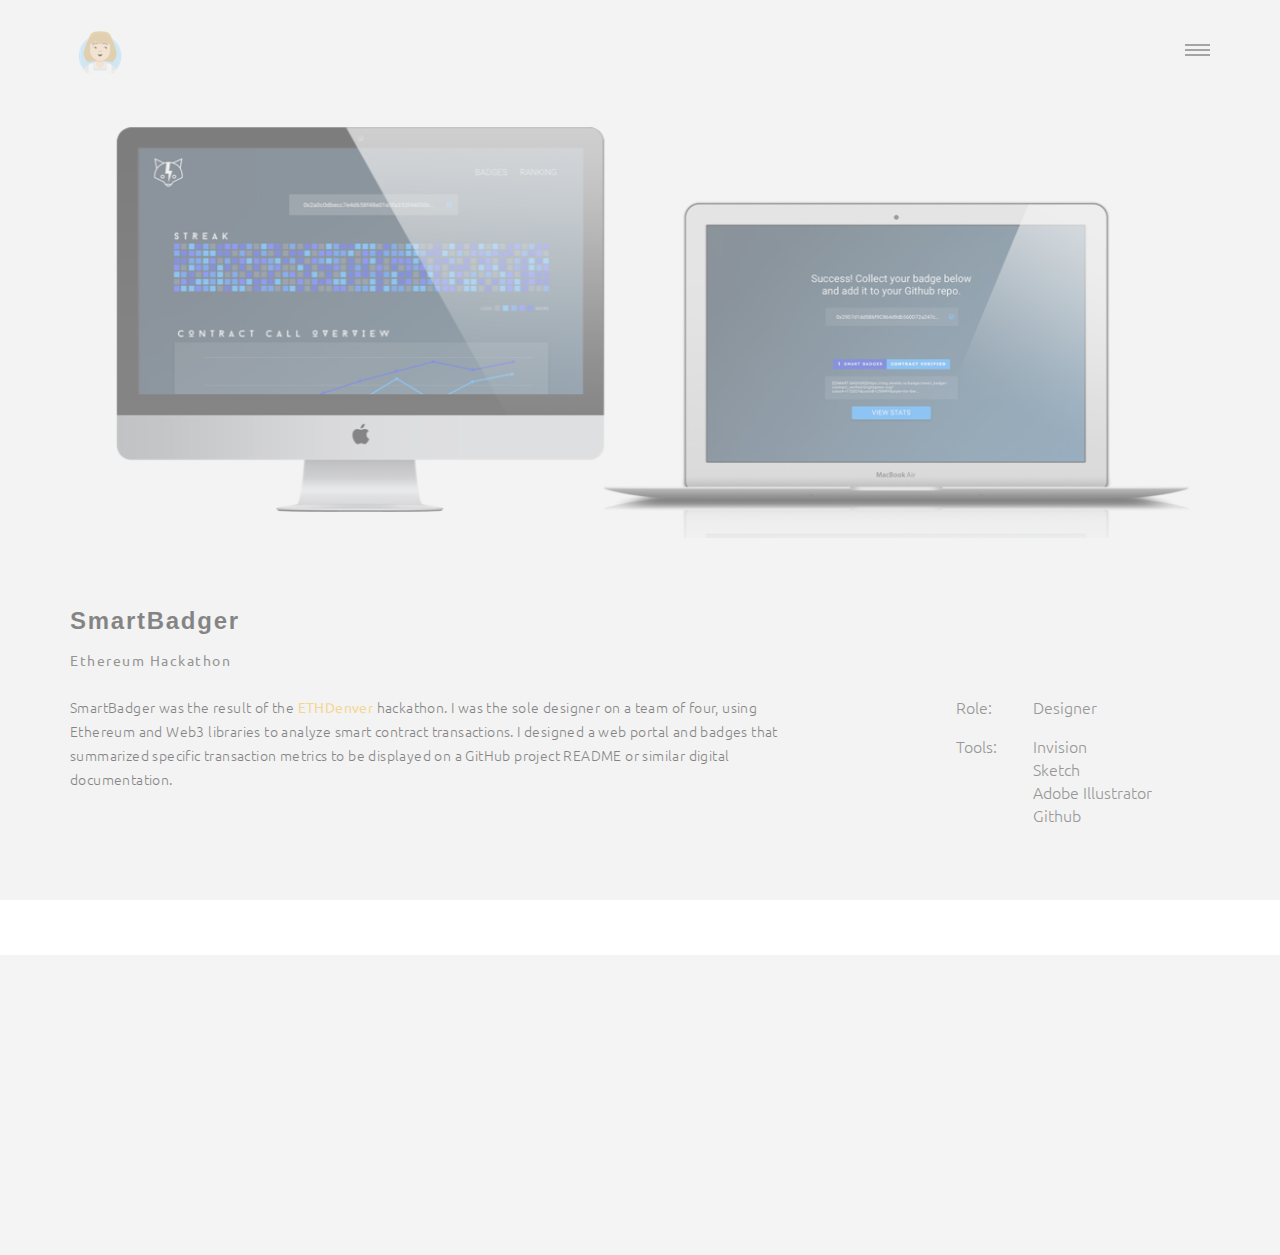
<file: smartbadger.html>
<!doctype html>
<html class="no-js" lang="">

<head>
    <meta charset="utf-8">
    <title>Zoë Adelman - Product Designer</title>
    <meta name="description" content="">
    <meta name="msapplication-tap-highlight" content="yes" />
    <meta name="viewport" content="width=device-width, user-scalable=no, initial-scale=1, minimum-scale=1.0, maximum-scale=1.0" />

    <!-- Google Web Font -->
    <link href='http://fonts.googleapis.com/css?family=Ubuntu:300,400,500,700' rel='stylesheet' type='text/css'>
    <link href='http://fonts.googleapis.com/css?family=Lekton:400,700,400italic' rel='stylesheet' type='text/css'>

    <!--  Bootstrap 3-->
    <link rel="stylesheet" href="css/bootstrap.min.css">
    <link rel="stylesheet" href="https://use.fontawesome.com/releases/v5.2.0/css/all.css" integrity="sha384-hWVjflwFxL6sNzntih27bfxkr27PmbbK/iSvJ+a4+0owXq79v+lsFkW54bOGbiDQ" crossorigin="anonymous">


    <!-- OWL Carousel -->
    <link rel="stylesheet" href="css/owl.carousel.css">
    <link rel="stylesheet" href="css/owl.theme.css">

    <!--  Slider -->
    <link rel="stylesheet" href="css/jquery.kenburnsy.css">

    <!-- Animate -->
    <link rel="stylesheet" href="css/animate.css">

    <!-- Web Icons Font -->
    <link rel="stylesheet" href="css/pe-icon-7-stroke.css">
    <link rel="stylesheet" href="css/iconmoon.css">
    <link rel="stylesheet" href="css/et-line.css">
    <link rel="stylesheet" href="css/ionicons.css">

    <!-- Magnific PopUp -->
    <link rel="stylesheet" href="css/magnific-popup.css">

    <!-- Tabs -->
    <link rel="stylesheet" type="text/css" href="css/tabs.css" />
    <link rel="stylesheet" type="text/css" href="css/tabstyles.css" />

    <!-- Loader Style -->
    <link rel="stylesheet" href="css/loader-1.css">

    <!-- Costum Styles -->
    <link rel="stylesheet" href="css/main.css">
    <link rel="stylesheet" href="css/responsive.css">

    <!-- Favicon -->
    <link rel="icon" type="image/ico" href="favicon.ico">

    <!-- Modernizer & Respond js -->
    <!-- <script src="js/vendor/modernizr-2.8.3-respond-1.4.2.min.js"></script> -->
</head>

<body>

    <!-- Preloader -->
    <div class="cover"></div>

    <div class="header">
        <div class="container">
            <div class="logo">
                <a href="index.html">
                    <img src="img/logo.png" alt="Logo">
                </a>
            </div>

            <!-- Menu Hamburger (Default) -->
            <button class="main-menu-indicator" id="open-button">
                <span class="line"></span>
            </button>

            <div class="menu-wrap">
                <div class="menu-content">
                    <div class="navigation">
                        <span class="pe-7s-close close-menu" id="close-button"></span>
                    </div>
                    <nav class="menu">
                        <div class="menu-list">
                            <ul>
                              <li><a href="index.html">Home</a></li>
                              <li class="menu-item-has-children"><a href="#">Portfolio</a>
                                  <ul class="sub-menu">
                                      <li><a href="nest.html">-Nest</a></li>
                                      <li><a href="dsm.html">-Design System</a></li>
                                      <li><a href="homeadvisor.html">-HomeAdvisor</a></li>
                                      <li><a href="gendergap.html">-Defining the Gender Gap</a></li>
                                      <li><a href="smartbadger.html">-Smart Badger</a></li>
                                      <li><a href="dryblog.html">-DRY Blog</a></li>
                                  </ul>
                              </li>
                            </ul>
                        </div>
                    </nav>

                    <div class="hidden-xs">
                        <div class="menu-social-media">
                          <ul>
                            <li><a href="mailto:zoe.a.adelman@gmail.com"><i class="font-icon fas fa-envelope"></i></a></li>
                            <li><a href="img/resume.pdf"><i class="font-icon fas fa-user-circle"></i></a></li>
                            <li><a href="https://www.linkedin.com/in/zoeade"><i class="font-icon fab fa-linkedin"></i></a></li>
                            <li><a href="https://github.com/ZoeAde"><i class="font-icon fab fa-github"></i></a></li>
                          </ul>
                        </div>
                    </div>
                </div>
            </div>
            <!-- End of Menu Hamburger (Default) -->

        </div>
    </div>
    <div class="container">
        <div class="single-project-slider">
            <div class="owl-carousel single-slider">
                <div><img class="img-responsive center-block" src="img/smartbadgerboard1.png" alt="slider"></div>
            </div>
        </div>
    </div>
    <div class="container">
        <div class="single-portfolio-wrapper">
            <div class="row">
                <div class="col-md-8 col-sm-8">
                    <h1>SmartBadger</h1>
                    <span class="info">Ethereum Hackathon</span>
                    <p>SmartBadger was the result of the <a href="https://ethdenver.com/" target="_blank">ETHDenver</a> hackathon. I was the sole designer on a team of four, using Ethereum and Web3 libraries to analyze smart contract transactions. I designed a web portal and badges that summarized specific transaction metrics to be displayed on a GitHub project README or similar digital documentation.</p>
                </div>
                <div class="col-md-3 col-md-offset-1 col-sm-4">
                    <div class="project-information">
                        <table class="table">
                            <tbody>
                                <tr>
                                    <td>Role:</td>
                                    <td>Designer</td>
                                </tr>
                                <tr>
                                    <td>Tools:</td>
                                    <td>Invision<br>Sketch<br>Adobe Illustrator<br>Github</td>
                                </tr>
                                <!-- <tr>
                                    <td>Links:</td>
                                    <td><a href="#" target="_blank"></a></td>
                                </tr> -->
                            </tbody>
                        </table>
                    </div>
                </div>
            </div>
        </div>
    </div>
    <!-- <div class="container">
        <div class="single-project-details">
            <div class="row">
                <div class="col-md-6 col-sm-6">
                    <div class="single-project-images">
                        <img src="img/single-project/img_1b.jpg" alt="Single Project">
                    </div>
                </div>
                <div class="col-md-6 col-sm-6">
                    <div class="single-project-images">
                        <img src="img/single-project/img_2b.jpg" alt="Single Project">
                    </div>
            </div>
        </div>
    </div> -->

    <div class="footer margin-top">
        <div class="container">
            <div class="row">
                    <div class="col-xs-12">
                        <div class="footer-inner">
                            <div class="footer-content">
                              <ul class="social-media">
                                  <li><a href="mailto:zoe.a.adelman@gmail.com"><i class="font-icon fas fa-envelope"></i></a></li>
                                  <li><a href="img/resume.pdf"><i class="font-icon fas fa-user-circle"></i></a></li>
                                  <li><a href="https://www.linkedin.com/in/zoeade"><i class="font-icon fab fa-linkedin"></i></a></li>
                                  <li><a href="https://github.com/ZoeAde"><i class="font-icon fab fa-github"></i></a></li>
                              </ul>
                            </div>
                        </div>
                    </div>
            </div>
        </div>
    </div>
    <a href="javascript:void(0)" class="scroll-top" id="scroll-top"><i class="pe-7s-angle-up"></i></a>

    <script src="js/vendor/jquery-1.11.2.min.js"></script>
    <script data-pace-options='{ "ajax": false }' src="js/vendor/pace.min.js"></script>
    <script src="js/vendor/bootstrap.min.js"></script>
    <script src="js/vendor/classie.js"></script>
    <script src="js/vendor/isotope.pkgd.min.js"></script>
    <script src="js/vendor/jquery.velocity.min.js"></script>
    <script src="js/vendor/jquery.kenburnsy.min.js"></script>
    <script src="js/vendor/textslide.js"></script>
    <script src="js/vendor/imagesloaded.pkgd.min.js"></script>
    <script src="js/vendor/tabs.js"></script>
    <script src="js/ef-slider.js"></script>
    <script src="js/vendor/owl.carousel.min.js"></script>
    <script src="js/vendor/jquery.magnific-popup.min.js"></script>
    <script src="js/vendor/jquery.social-buttons.min.js"></script>
    <script src="js/vendor/wow.min.js"></script>
    <script src="js/main.js"></script>
    <script src="js/ajax.js"></script>
</body>

</html>
</file>
<file: css/pe-icon-7-stroke.css>
@font-face {
	font-family: 'Pe-icon-7-stroke';
	src:url('../fonts/Pe-icon-7-stroke.eot?-2irksn');
	src:url('../fonts/Pe-icon-7-stroke.eot?#iefix-2irksn') format('embedded-opentype'),
		url('../fonts/Pe-icon-7-stroke.woff?-2irksn') format('woff'),
		url('../fonts/Pe-icon-7-stroke.ttf?-2irksn') format('truetype'),
		url('../fonts/Pe-icon-7-stroke.svg?-2irksn#Pe-icon-7-stroke') format('svg');
	font-weight: normal;
	font-style: normal;
}

[class^="pe-7s-"], [class*=" pe-7s-"] {
	display: inline-block;
	font-family: 'Pe-icon-7-stroke';
	speak: none;
	font-style: normal;
	font-weight: normal;
	font-variant: normal;
	text-transform: none;
	line-height: 1;

	/* Better Font Rendering =========== */
	-webkit-font-smoothing: antialiased;
	-moz-osx-font-smoothing: grayscale;
}

.pe-7s-cloud-upload:before {
	content: "\e68a";
}
.pe-7s-cash:before {
	content: "\e68c";
}
.pe-7s-close:before {
	content: "\e680";
}
.pe-7s-bluetooth:before {
	content: "\e68d";
}
.pe-7s-cloud-download:before {
	content: "\e68b";
}
.pe-7s-way:before {
	content: "\e68e";
}
.pe-7s-close-circle:before {
	content: "\e681";
}
.pe-7s-id:before {
	content: "\e68f";
}
.pe-7s-angle-up:before {
	content: "\e682";
}
.pe-7s-wristwatch:before {
	content: "\e690";
}
.pe-7s-angle-up-circle:before {
	content: "\e683";
}
.pe-7s-world:before {
	content: "\e691";
}
.pe-7s-angle-right:before {
	content: "\e684";
}
.pe-7s-volume:before {
	content: "\e692";
}
.pe-7s-angle-right-circle:before {
	content: "\e685";
}
.pe-7s-users:before {
	content: "\e693";
}
.pe-7s-angle-left:before {
	content: "\e686";
}
.pe-7s-user-female:before {
	content: "\e694";
}
.pe-7s-angle-left-circle:before {
	content: "\e687";
}
.pe-7s-up-arrow:before {
	content: "\e695";
}
.pe-7s-angle-down:before {
	content: "\e688";
}
.pe-7s-switch:before {
	content: "\e696";
}
.pe-7s-angle-down-circle:before {
	content: "\e689";
}
.pe-7s-scissors:before {
	content: "\e697";
}
.pe-7s-wallet:before {
	content: "\e600";
}
.pe-7s-safe:before {
	content: "\e698";
}
.pe-7s-volume2:before {
	content: "\e601";
}
.pe-7s-volume1:before {
	content: "\e602";
}
.pe-7s-voicemail:before {
	content: "\e603";
}
.pe-7s-video:before {
	content: "\e604";
}
.pe-7s-user:before {
	content: "\e605";
}
.pe-7s-upload:before {
	content: "\e606";
}
.pe-7s-unlock:before {
	content: "\e607";
}
.pe-7s-umbrella:before {
	content: "\e608";
}
.pe-7s-trash:before {
	content: "\e609";
}
.pe-7s-tools:before {
	content: "\e60a";
}
.pe-7s-timer:before {
	content: "\e60b";
}
.pe-7s-ticket:before {
	content: "\e60c";
}
.pe-7s-target:before {
	content: "\e60d";
}
.pe-7s-sun:before {
	content: "\e60e";
}
.pe-7s-study:before {
	content: "\e60f";
}
.pe-7s-stopwatch:before {
	content: "\e610";
}
.pe-7s-star:before {
	content: "\e611";
}
.pe-7s-speaker:before {
	content: "\e612";
}
.pe-7s-signal:before {
	content: "\e613";
}
.pe-7s-shuffle:before {
	content: "\e614";
}
.pe-7s-shopbag:before {
	content: "\e615";
}
.pe-7s-share:before {
	content: "\e616";
}
.pe-7s-server:before {
	content: "\e617";
}
.pe-7s-search:before {
	content: "\e618";
}
.pe-7s-film:before {
	content: "\e6a5";
}
.pe-7s-science:before {
	content: "\e619";
}
.pe-7s-disk:before {
	content: "\e6a6";
}
.pe-7s-ribbon:before {
	content: "\e61a";
}
.pe-7s-repeat:before {
	content: "\e61b";
}
.pe-7s-refresh:before {
	content: "\e61c";
}
.pe-7s-add-user:before {
	content: "\e6a9";
}
.pe-7s-refresh-cloud:before {
	content: "\e61d";
}
.pe-7s-paperclip:before {
	content: "\e69c";
}
.pe-7s-radio:before {
	content: "\e61e";
}
.pe-7s-note2:before {
	content: "\e69d";
}
.pe-7s-print:before {
	content: "\e61f";
}
.pe-7s-network:before {
	content: "\e69e";
}
.pe-7s-prev:before {
	content: "\e620";
}
.pe-7s-mute:before {
	content: "\e69f";
}
.pe-7s-power:before {
	content: "\e621";
}
.pe-7s-medal:before {
	content: "\e6a0";
}
.pe-7s-portfolio:before {
	content: "\e622";
}
.pe-7s-like2:before {
	content: "\e6a1";
}
.pe-7s-plus:before {
	content: "\e623";
}
.pe-7s-left-arrow:before {
	content: "\e6a2";
}
.pe-7s-play:before {
	content: "\e624";
}
.pe-7s-key:before {
	content: "\e6a3";
}
.pe-7s-plane:before {
	content: "\e625";
}
.pe-7s-joy:before {
	content: "\e6a4";
}
.pe-7s-photo-gallery:before {
	content: "\e626";
}
.pe-7s-pin:before {
	content: "\e69b";
}
.pe-7s-phone:before {
	content: "\e627";
}
.pe-7s-plug:before {
	content: "\e69a";
}
.pe-7s-pen:before {
	content: "\e628";
}
.pe-7s-right-arrow:before {
	content: "\e699";
}
.pe-7s-paper-plane:before {
	content: "\e629";
}
.pe-7s-delete-user:before {
	content: "\e6a7";
}
.pe-7s-paint:before {
	content: "\e62a";
}
.pe-7s-bottom-arrow:before {
	content: "\e6a8";
}
.pe-7s-notebook:before {
	content: "\e62b";
}
.pe-7s-note:before {
	content: "\e62c";
}
.pe-7s-next:before {
	content: "\e62d";
}
.pe-7s-news-paper:before {
	content: "\e62e";
}
.pe-7s-musiclist:before {
	content: "\e62f";
}
.pe-7s-music:before {
	content: "\e630";
}
.pe-7s-mouse:before {
	content: "\e631";
}
.pe-7s-more:before {
	content: "\e632";
}
.pe-7s-moon:before {
	content: "\e633";
}
.pe-7s-monitor:before {
	content: "\e634";
}
.pe-7s-micro:before {
	content: "\e635";
}
.pe-7s-menu:before {
	content: "\e636";
}
.pe-7s-map:before {
	content: "\e637";
}
.pe-7s-map-marker:before {
	content: "\e638";
}
.pe-7s-mail:before {
	content: "\e639";
}
.pe-7s-mail-open:before {
	content: "\e63a";
}
.pe-7s-mail-open-file:before {
	content: "\e63b";
}
.pe-7s-magnet:before {
	content: "\e63c";
}
.pe-7s-loop:before {
	content: "\e63d";
}
.pe-7s-look:before {
	content: "\e63e";
}
.pe-7s-lock:before {
	content: "\e63f";
}
.pe-7s-lintern:before {
	content: "\e640";
}
.pe-7s-link:before {
	content: "\e641";
}
.pe-7s-like:before {
	content: "\e642";
}
.pe-7s-light:before {
	content: "\e643";
}
.pe-7s-less:before {
	content: "\e644";
}
.pe-7s-keypad:before {
	content: "\e645";
}
.pe-7s-junk:before {
	content: "\e646";
}
.pe-7s-info:before {
	content: "\e647";
}
.pe-7s-home:before {
	content: "\e648";
}
.pe-7s-help2:before {
	content: "\e649";
}
.pe-7s-help1:before {
	content: "\e64a";
}
.pe-7s-graph3:before {
	content: "\e64b";
}
.pe-7s-graph2:before {
	content: "\e64c";
}
.pe-7s-graph1:before {
	content: "\e64d";
}
.pe-7s-graph:before {
	content: "\e64e";
}
.pe-7s-global:before {
	content: "\e64f";
}
.pe-7s-gleam:before {
	content: "\e650";
}
.pe-7s-glasses:before {
	content: "\e651";
}
.pe-7s-gift:before {
	content: "\e652";
}
.pe-7s-folder:before {
	content: "\e653";
}
.pe-7s-flag:before {
	content: "\e654";
}
.pe-7s-filter:before {
	content: "\e655";
}
.pe-7s-file:before {
	content: "\e656";
}
.pe-7s-expand1:before {
	content: "\e657";
}
.pe-7s-exapnd2:before {
	content: "\e658";
}
.pe-7s-edit:before {
	content: "\e659";
}
.pe-7s-drop:before {
	content: "\e65a";
}
.pe-7s-drawer:before {
	content: "\e65b";
}
.pe-7s-download:before {
	content: "\e65c";
}
.pe-7s-display2:before {
	content: "\e65d";
}
.pe-7s-display1:before {
	content: "\e65e";
}
.pe-7s-diskette:before {
	content: "\e65f";
}
.pe-7s-date:before {
	content: "\e660";
}
.pe-7s-cup:before {
	content: "\e661";
}
.pe-7s-culture:before {
	content: "\e662";
}
.pe-7s-crop:before {
	content: "\e663";
}
.pe-7s-credit:before {
	content: "\e664";
}
.pe-7s-copy-file:before {
	content: "\e665";
}
.pe-7s-config:before {
	content: "\e666";
}
.pe-7s-compass:before {
	content: "\e667";
}
.pe-7s-comment:before {
	content: "\e668";
}
.pe-7s-coffee:before {
	content: "\e669";
}
.pe-7s-cloud:before {
	content: "\e66a";
}
.pe-7s-clock:before {
	content: "\e66b";
}
.pe-7s-check:before {
	content: "\e66c";
}
.pe-7s-chat:before {
	content: "\e66d";
}
.pe-7s-cart:before {
	content: "\e66e";
}
.pe-7s-camera:before {
	content: "\e66f";
}
.pe-7s-call:before {
	content: "\e670";
}
.pe-7s-calculator:before {
	content: "\e671";
}
.pe-7s-browser:before {
	content: "\e672";
}
.pe-7s-box2:before {
	content: "\e673";
}
.pe-7s-box1:before {
	content: "\e674";
}
.pe-7s-bookmarks:before {
	content: "\e675";
}
.pe-7s-bicycle:before {
	content: "\e676";
}
.pe-7s-bell:before {
	content: "\e677";
}
.pe-7s-battery:before {
	content: "\e678";
}
.pe-7s-ball:before {
	content: "\e679";
}
.pe-7s-back:before {
	content: "\e67a";
}
.pe-7s-attention:before {
	content: "\e67b";
}
.pe-7s-anchor:before {
	content: "\e67c";
}
.pe-7s-albums:before {
	content: "\e67d";
}
.pe-7s-alarm:before {
	content: "\e67e";
}
.pe-7s-airplay:before {
	content: "\e67f";
}
</file>
<file: css/iconmoon.css>
@font-face {
	font-family: 'icomoon';
	src:url('../fonts/icomoon.eot?-l9mc1q');
	src:url('../fonts/icomoon.eot?#iefix-l9mc1q') format('embedded-opentype'),
		url('../fonts/icomoon.woff?-l9mc1q') format('woff'),
		url('../fonts/icomoon.ttf?-l9mc1q') format('truetype'),
		url('../fonts/icomoon.svg?-l9mc1q#icomoon') format('svg');
	font-weight: normal;
	font-style: normal;
}

[class^="iconmoon-"], [class*=" iconmoon-"] {
	font-family: 'icomoon';
	speak: none;
	font-style: normal;
	font-weight: normal;
	font-variant: normal;
	text-transform: none;
	line-height: 1;

	/* Better Font Rendering =========== */
	-webkit-font-smoothing: antialiased;
	-moz-osx-font-smoothing: grayscale;
}


.iconmoon-share2:before {
	content: "\ea82";
}

.iconmoon-mail:before {
	content: "\ea83";
}

.iconmoon-mail2:before {
	content: "\ea84";
}

.iconmoon-mail3:before {
	content: "\ea85";
}

.iconmoon-mail4:before {
	content: "\ea86";
}

.iconmoon-google:before {
	content: "\ea87";
}

.iconmoon-google-plus:before {
	content: "\ea88";
}

.iconmoon-google-plus2:before {
	content: "\ea89";
}

.iconmoon-google-plus3:before {
	content: "\ea8a";
}

.iconmoon-google-drive:before {
	content: "\ea8b";
}

.iconmoon-facebook:before {
	content: "\ea8c";
}

.iconmoon-facebook2:before {
	content: "\ea8d";
}

.iconmoon-facebook3:before {
	content: "\ea8e";
}

.iconmoon-ello:before {
	content: "\ea8f";
}

.iconmoon-instagram:before {
	content: "\ea90";
}

.iconmoon-twitter:before {
	content: "\ea91";
}

.iconmoon-twitter2:before {
	content: "\ea92";
}

.iconmoon-twitter3:before {
	content: "\ea93";
}

.iconmoon-feed2:before {
	content: "\ea94";
}

.iconmoon-feed3:before {
	content: "\ea95";
}

.iconmoon-feed4:before {
	content: "\ea96";
}

.iconmoon-youtube:before {
	content: "\ea97";
}

.iconmoon-youtube2:before {
	content: "\ea98";
}

.iconmoon-youtube3:before {
	content: "\ea99";
}

.iconmoon-youtube4:before {
	content: "\ea9a";
}

.iconmoon-twitch:before {
	content: "\ea9b";
}

.iconmoon-vimeo:before {
	content: "\ea9c";
}

.iconmoon-vimeo2:before {
	content: "\ea9d";
}

.iconmoon-vimeo3:before {
	content: "\ea9e";
}

.iconmoon-lanyrd:before {
	content: "\ea9f";
}

.iconmoon-flickr:before {
	content: "\eaa0";
}

.iconmoon-flickr2:before {
	content: "\eaa1";
}

.iconmoon-flickr3:before {
	content: "\eaa2";
}

.iconmoon-flickr4:before {
	content: "\eaa3";
}

.iconmoon-picassa:before {
	content: "\eaa4";
}

.iconmoon-picassa2:before {
	content: "\eaa5";
}

.iconmoon-dribbble:before {
	content: "\eaa6";
}

.iconmoon-dribbble2:before {
	content: "\eaa7";
}

.iconmoon-dribbble3:before {
	content: "\eaa8";
}

.iconmoon-forrst:before {
	content: "\eaa9";
}

.iconmoon-forrst2:before {
	content: "\eaaa";
}

.iconmoon-deviantart:before {
	content: "\eaab";
}

.iconmoon-deviantart2:before {
	content: "\eaac";
}

.iconmoon-steam:before {
	content: "\eaad";
}

.iconmoon-steam2:before {
	content: "\eaae";
}

.iconmoon-dropbox:before {
	content: "\eaaf";
}

.iconmoon-onedrive:before {
	content: "\eab0";
}

.iconmoon-github:before {
	content: "\eab1";
}

.iconmoon-github2:before {
	content: "\eab2";
}

.iconmoon-github3:before {
	content: "\eab3";
}

.iconmoon-github4:before {
	content: "\eab4";
}

.iconmoon-github5:before {
	content: "\eab5";
}

.iconmoon-wordpress:before {
	content: "\eab6";
}

.iconmoon-wordpress2:before {
	content: "\eab7";
}

.iconmoon-joomla:before {
	content: "\eab8";
}

.iconmoon-blogger:before {
	content: "\eab9";
}

.iconmoon-blogger2:before {
	content: "\eaba";
}

.iconmoon-tumblr:before {
	content: "\eabb";
}

.iconmoon-tumblr2:before {
	content: "\eabc";
}

.iconmoon-yahoo:before {
	content: "\eabd";
}

.iconmoon-tux:before {
	content: "\eabe";
}

.iconmoon-apple:before {
	content: "\eabf";
}

.iconmoon-finder:before {
	content: "\eac0";
}

.iconmoon-android:before {
	content: "\eac1";
}

.iconmoon-windows:before {
	content: "\eac2";
}

.iconmoon-windows8:before {
	content: "\eac3";
}

.iconmoon-soundcloud:before {
	content: "\eac4";
}

.iconmoon-soundcloud2:before {
	content: "\eac5";
}

.iconmoon-skype:before {
	content: "\eac6";
}

.iconmoon-reddit:before {
	content: "\eac7";
}

.iconmoon-linkedin:before {
	content: "\eac8";
}

.iconmoon-linkedin2:before {
	content: "\eac9";
}

.iconmoon-lastfm:before {
	content: "\eaca";
}

.iconmoon-lastfm2:before {
	content: "\eacb";
}

.iconmoon-delicious:before {
	content: "\eacc";
}

.iconmoon-stumbleupon:before {
	content: "\eacd";
}

.iconmoon-stumbleupon2:before {
	content: "\eace";
}

.iconmoon-stackoverflow:before {
	content: "\eacf";
}

.iconmoon-pinterest:before {
	content: "\ead0";
}

.iconmoon-pinterest2:before {
	content: "\ead1";
}

.iconmoon-xing:before {
	content: "\ead2";
}

.iconmoon-xing2:before {
	content: "\ead3";
}

.iconmoon-flattr:before {
	content: "\ead4";
}

.iconmoon-foursquare:before {
	content: "\ead5";
}

.iconmoon-paypal:before {
	content: "\ead6";
}

.iconmoon-paypal2:before {
	content: "\ead7";
}

.iconmoon-paypal3:before {
	content: "\ead8";
}

.iconmoon-yelp:before {
	content: "\ead9";
}

.iconmoon-file-pdf:before {
	content: "\eada";
}

.iconmoon-file-openoffice:before {
	content: "\eadb";
}

.iconmoon-file-word:before {
	content: "\eadc";
}

.iconmoon-file-excel:before {
	content: "\eadd";
}

.iconmoon-libreoffice:before {
	content: "\eade";
}

.iconmoon-html5:before {
	content: "\eadf";
}

.iconmoon-html52:before {
	content: "\eae0";
}

.iconmoon-css3:before {
	content: "\eae1";
}

.iconmoon-git:before {
	content: "\eae2";
}

.iconmoon-svg:before {
	content: "\eae3";
}

.iconmoon-codepen:before {
	content: "\eae4";
}

.iconmoon-chrome:before {
	content: "\eae5";
}

.iconmoon-firefox:before {
	content: "\eae6";
}

.iconmoon-IE:before {
	content: "\eae7";
}

.iconmoon-opera:before {
	content: "\eae8";
}

.iconmoon-safari:before {
	content: "\eae9";
}

.iconmoon-IcoMoon:before {
	content: "\eaea";
}
</file>
<file: css/et-line.css>
@font-face {
	font-family: 'et-line';
	src:url('../fonts/et-line.eot');
	src:url('../fonts/et-line.eot?#iefix') format('embedded-opentype'),
		url('../fonts/et-line.woff') format('woff'),
		url('../fonts/et-line.ttf') format('truetype'),
		url('../fonts/et-line.svg#et-line') format('svg');
	font-weight: normal;
	font-style: normal;
}

/* Use the following CSS code if you want to use data attributes for inserting your icons */
[data-icon]:before {
	font-family: 'et-line';
	content: attr(data-icon);
	speak: none;
	font-weight: normal;
	font-variant: normal;
	text-transform: none;
	line-height: 1;
	-webkit-font-smoothing: antialiased;
	-moz-osx-font-smoothing: grayscale;
	display:inline-block;
}

/* Use the following CSS code if you want to have a class per icon */
/*
Instead of a list of all class selectors,
you can use the generic selector below, but it's slower:
[class*="icon-"] {
*/
.icon-mobile, .icon-laptop, .icon-desktop, .icon-tablet, .icon-phone, .icon-document, .icon-documents, .icon-search, .icon-clipboard, .icon-newspaper, .icon-notebook, .icon-book-open, .icon-browser, .icon-calendar, .icon-presentation, .icon-picture, .icon-pictures, .icon-video, .icon-camera, .icon-printer, .icon-toolbox, .icon-briefcase, .icon-wallet, .icon-gift, .icon-bargraph, .icon-grid, .icon-expand, .icon-focus, .icon-edit, .icon-adjustments, .icon-ribbon, .icon-hourglass, .icon-lock, .icon-megaphone, .icon-shield, .icon-trophy, .icon-flag, .icon-map, .icon-puzzle, .icon-basket, .icon-envelope, .icon-streetsign, .icon-telescope, .icon-gears, .icon-key, .icon-paperclip, .icon-attachment, .icon-pricetags, .icon-lightbulb, .icon-layers, .icon-pencil, .icon-tools, .icon-tools-2, .icon-scissors, .icon-paintbrush, .icon-magnifying-glass, .icon-circle-compass, .icon-linegraph, .icon-mic, .icon-strategy, .icon-beaker, .icon-caution, .icon-recycle, .icon-anchor, .icon-profile-male, .icon-profile-female, .icon-bike, .icon-wine, .icon-hotairballoon, .icon-globe, .icon-genius, .icon-map-pin, .icon-dial, .icon-chat, .icon-heart, .icon-cloud, .icon-upload, .icon-download, .icon-target, .icon-hazardous, .icon-piechart, .icon-speedometer, .icon-global, .icon-compass, .icon-lifesaver, .icon-clock, .icon-aperture, .icon-quote, .icon-scope, .icon-alarmclock, .icon-refresh, .icon-happy, .icon-sad, .icon-facebook, .icon-twitter, .icon-googleplus, .icon-rss, .icon-tumblr, .icon-linkedin, .icon-dribbble {
	font-family: 'et-line';
	speak: none;
	font-style: normal;
	font-weight: normal;
	font-variant: normal;
	text-transform: none;
	line-height: 1;
	-webkit-font-smoothing: antialiased;
	-moz-osx-font-smoothing: grayscale;
	display:inline-block;
}
.icon-mobile:before {
	content: "\e000";
}
.icon-laptop:before {
	content: "\e001";
}
.icon-desktop:before {
	content: "\e002";
}
.icon-tablet:before {
	content: "\e003";
}
.icon-phone:before {
	content: "\e004";
}
.icon-document:before {
	content: "\e005";
}
.icon-documents:before {
	content: "\e006";
}
.icon-search:before {
	content: "\e007";
}
.icon-clipboard:before {
	content: "\e008";
}
.icon-newspaper:before {
	content: "\e009";
}
.icon-notebook:before {
	content: "\e00a";
}
.icon-book-open:before {
	content: "\e00b";
}
.icon-browser:before {
	content: "\e00c";
}
.icon-calendar:before {
	content: "\e00d";
}
.icon-presentation:before {
	content: "\e00e";
}
.icon-picture:before {
	content: "\e00f";
}
.icon-pictures:before {
	content: "\e010";
}
.icon-video:before {
	content: "\e011";
}
.icon-camera:before {
	content: "\e012";
}
.icon-printer:before {
	content: "\e013";
}
.icon-toolbox:before {
	content: "\e014";
}
.icon-briefcase:before {
	content: "\e015";
}
.icon-wallet:before {
	content: "\e016";
}
.icon-gift:before {
	content: "\e017";
}
.icon-bargraph:before {
	content: "\e018";
}
.icon-grid:before {
	content: "\e019";
}
.icon-expand:before {
	content: "\e01a";
}
.icon-focus:before {
	content: "\e01b";
}
.icon-edit:before {
	content: "\e01c";
}
.icon-adjustments:before {
	content: "\e01d";
}
.icon-ribbon:before {
	content: "\e01e";
}
.icon-hourglass:before {
	content: "\e01f";
}
.icon-lock:before {
	content: "\e020";
}
.icon-megaphone:before {
	content: "\e021";
}
.icon-shield:before {
	content: "\e022";
}
.icon-trophy:before {
	content: "\e023";
}
.icon-flag:before {
	content: "\e024";
}
.icon-map:before {
	content: "\e025";
}
.icon-puzzle:before {
	content: "\e026";
}
.icon-basket:before {
	content: "\e027";
}
.icon-envelope:before {
	content: "\e028";
}
.icon-streetsign:before {
	content: "\e029";
}
.icon-telescope:before {
	content: "\e02a";
}
.icon-gears:before {
	content: "\e02b";
}
.icon-key:before {
	content: "\e02c";
}
.icon-paperclip:before {
	content: "\e02d";
}
.icon-attachment:before {
	content: "\e02e";
}
.icon-pricetags:before {
	content: "\e02f";
}
.icon-lightbulb:before {
	content: "\e030";
}
.icon-layers:before {
	content: "\e031";
}
.icon-pencil:before {
	content: "\e032";
}
.icon-tools:before {
	content: "\e033";
}
.icon-tools-2:before {
	content: "\e034";
}
.icon-scissors:before {
	content: "\e035";
}
.icon-paintbrush:before {
	content: "\e036";
}
.icon-magnifying-glass:before {
	content: "\e037";
}
.icon-circle-compass:before {
	content: "\e038";
}
.icon-linegraph:before {
	content: "\e039";
}
.icon-mic:before {
	content: "\e03a";
}
.icon-strategy:before {
	content: "\e03b";
}
.icon-beaker:before {
	content: "\e03c";
}
.icon-caution:before {
	content: "\e03d";
}
.icon-recycle:before {
	content: "\e03e";
}
.icon-anchor:before {
	content: "\e03f";
}
.icon-profile-male:before {
	content: "\e040";
}
.icon-profile-female:before {
	content: "\e041";
}
.icon-bike:before {
	content: "\e042";
}
.icon-wine:before {
	content: "\e043";
}
.icon-hotairballoon:before {
	content: "\e044";
}
.icon-globe:before {
	content: "\e045";
}
.icon-genius:before {
	content: "\e046";
}
.icon-map-pin:before {
	content: "\e047";
}
.icon-dial:before {
	content: "\e048";
}
.icon-chat:before {
	content: "\e049";
}
.icon-heart:before {
	content: "\e04a";
}
.icon-cloud:before {
	content: "\e04b";
}
.icon-upload:before {
	content: "\e04c";
}
.icon-download:before {
	content: "\e04d";
}
.icon-target:before {
	content: "\e04e";
}
.icon-hazardous:before {
	content: "\e04f";
}
.icon-piechart:before {
	content: "\e050";
}
.icon-speedometer:before {
	content: "\e051";
}
.icon-global:before {
	content: "\e052";
}
.icon-compass:before {
	content: "\e053";
}
.icon-lifesaver:before {
	content: "\e054";
}
.icon-clock:before {
	content: "\e055";
}
.icon-aperture:before {
	content: "\e056";
}
.icon-quote:before {
	content: "\e057";
}
.icon-scope:before {
	content: "\e058";
}
.icon-alarmclock:before {
	content: "\e059";
}
.icon-refresh:before {
	content: "\e05a";
}
.icon-happy:before {
	content: "\e05b";
}
.icon-sad:before {
	content: "\e05c";
}
.icon-facebook:before {
	content: "\e05d";
}
.icon-twitter:before {
	content: "\e05e";
}
.icon-googleplus:before {
	content: "\e05f";
}
.icon-rss:before {
	content: "\e060";
}
.icon-tumblr:before {
	content: "\e061";
}
.icon-linkedin:before {
	content: "\e062";
}
.icon-dribbble:before {
	content: "\e063";
}
</file>
<file: css/tabs.css>
/* Default tab style */

.tabs {
	position: relative;
	overflow: hidden;
	margin: 0 auto;
	width: 100%;
	font-weight: 300;
	font-size: 1.25em;
	margin-top: 30px;
}

/* Nav */
.tabs nav {
	text-align: center;
}

.tabs nav ul {
	position: relative;
	display: -ms-flexbox;
	display: -webkit-flex;
	display: -moz-flex;
	display: -ms-flex;
	display: flex;
	margin: 0 auto;
	padding: 0;
	max-width: 1200px;
	list-style: none;
	-ms-box-orient: horizontal;
	-ms-box-pack: center;
	-webkit-flex-flow: row wrap;
	-moz-flex-flow: row wrap;
	-ms-flex-flow: row wrap;
	flex-flow: row wrap;
	-webkit-justify-content: center;
	-moz-justify-content: center;
	-ms-justify-content: center;
	justify-content: center;
}

.tabs nav ul li {
	position: relative;
	z-index: 1;
	display: block;
	margin: 0;
	text-align: center;
	-webkit-flex: 1;
	-moz-flex: 1;
	-ms-flex: 1;
	flex: 1;
}

.tabs nav a {
	position: relative;
	display: block;
	overflow: hidden;
	text-overflow: ellipsis;
	white-space: nowrap;
	line-height: 2.5;
}

.tabs nav a span {
	vertical-align: middle;
}

.tabs nav li.tab-current a {
	color: #74777b;
}

.tabs nav a:focus {
	outline: none;
}

/* Icons */
.icon::before {
	z-index: 10;
	display: inline-block;
	margin: 0 0.4em 0 0;
	vertical-align: middle;
	text-transform: none;
	font-weight: normal;
	font-variant: normal;
	font-size: 1.3em;
	font-family: 'stroke7pixeden';
	line-height: 1;
	speak: none;
	-webkit-backface-visibility: hidden;
	-webkit-font-smoothing: antialiased;
	-moz-osx-font-smoothing: grayscale;
}

/* Content */
.content-wrap {
	position: relative;
}

.content-wrap section {
	display: none;
	margin: 0 auto;
	padding: 15px 10px 15px 10px;
	max-width: 1200px;
}

.content-wrap section.content-current {
	display: block;
}

/* Fallback */
.no-js .content-wrap section {
	display: block;
	padding-bottom: 2em;
	border-bottom: 1px solid rgba(255,255,255,0.6);
}

.no-flexbox nav ul {
	display: block;
}

.no-flexbox nav ul li {
	min-width: 15%;
	display: inline-block;
}

@media screen and (max-width: 58em) {
	.tabs nav a.icon span {
		display: none;
	}
	.tabs nav a:before {
		margin-right: 0;
	}
}
</file>
<file: css/tabstyles.css>
/* Individual tab styles */

/*****************************/
/* Bar */
/*****************************/

.tabs-style-bar nav {
	background: rgba(40,44,42,0.05);
}

.tabs-style-bar nav ul {
	border: 4px solid transparent;
}

.tabs-style-bar nav ul li a {
	margin: 0 2px;
	background-color: #f7f7f7;
	color: #74777b;
	transition: background-color 0.2s, color 0.2s;
}

.tabs-style-bar nav ul li a:hover,
.tabs-style-bar nav ul li a:focus {
	color: #2CC185;
}

.tabs-style-bar nav ul li a span {
	text-transform: uppercase;
	letter-spacing: 1px;
	font-weight: 500;
	font-size: 0.6em;
}

.tabs-style-bar nav ul li.tab-current a {
	background: #2CC185;
	color: #fff;
}

/*****************************/
/* Icon box */
/*****************************/

.tabs-style-iconbox nav {
	background: rgba(255,255,255,0.4);
}

.tabs-style-iconbox nav ul li a {
	overflow: visible;
	padding: 2em 0;
	line-height: 1;
	-webkit-transition: color 0.2s;
	transition: color 0.2s;
}

.tabs-style-iconbox nav ul li a span {
	font-weight: 700;
	font-size: 0.7em;	
}

.tabs-style-iconbox nav ul li.tab-current {
	z-index: 100;
}

.tabs-style-iconbox nav ul li.tab-current a {
	background: #fff;
	box-shadow: -1px 0 0 #fff;
}

.tabs-style-iconbox nav ul li.tab-current a::after {
	position: absolute;
	top: 100%;
	left: 50%;
	margin-left: -10px;
	width: 0;
	height: 0;
	border: solid transparent;
	border-width: 10px;
	border-top-color: #fff;
	content: '';
	pointer-events: none;
}

.tabs-style-iconbox nav ul li:first-child::before,
.tabs-style-iconbox nav ul li::after {
	position: absolute;
	top: 20%;
	right: 0;
	z-index: -1;
	width: 1px;
	height: 60%;
	background: rgba(0,0,0,0.07);
	content: '';
}

.tabs-style-iconbox nav ul li:first-child::before {
	right: auto;
	left: 0;
}

.tabs-style-iconbox .icon::before {
	display: block;
	margin: 0 0 0.25em 0;
}

/*****************************/
/* Underline */
/*****************************/

.tabs-style-underline nav {
	background: #fff;
}

.tabs-style-underline nav a {
	padding: 0.25em 0 0.5em;
	border-left: 1px solid #e7ecea;
	-webkit-transition: color 0.2s;
	transition: color 0.2s;
}

.tabs-style-underline nav li:last-child a {
	border-right: 1px solid #e7ecea;
}

.tabs-style-underline nav li a::after {
	position: absolute;
	bottom: 0;
	left: 0;
	width: 100%;
	height: 6px;
	background: #2CC185;
	content: '';
	-webkit-transition: -webkit-transform 0.3s;
	transition: transform 0.3s;
	-webkit-transform: translate3d(0,150%,0);
	transform: translate3d(0,150%,0);
}

.tabs-style-underline nav li.tab-current a::after {
	-webkit-transform: translate3d(0,0,0);
	transform: translate3d(0,0,0);
}

.tabs-style-underline nav a span {
	font-weight: 700;
}

/*****************************/
/* Triangle and line */
/*****************************/

.tabs-style-linetriangle nav a {
	overflow: visible;
	border-bottom: 1px solid rgba(0,0,0,0.2);
	-webkit-transition: color 0.2s;
	transition: color 0.2s;
}

.tabs-style-linetriangle nav a span {
	display: block;
	overflow: hidden;
	text-overflow: ellipsis;
	white-space: nowrap;
	font-size: 1em;
}

.tabs-style-linetriangle nav li.tab-current a:after, 
.tabs-style-linetriangle nav li.tab-current a:before {
	position: absolute;
	top: 100%;
	left: 50%;
	width: 0;
	height: 0;
	border: solid transparent;
	content: '';
	pointer-events: none;
}

.tabs-style-linetriangle nav li.tab-current a:after {
	margin-left: -10px;
	border-width: 10px;
	border-top-color: #e7ecea;
}

.tabs-style-linetriangle nav li.tab-current a:before {
	margin-left: -11px;
	border-width: 11px;
	border-top-color: rgba(0,0,0,0.2);
}

@media screen and (max-width: 58em) {
	.tabs-style-linetriangle nav {
		font-size: 0.6em;
	}
}

/*****************************/
/* Top Line */
/*****************************/

.tabs-style-topline {
	max-width: 1200px;
}

.tabs-style-topline nav li {
	border: 1px solid rgba(40,44,42,0.1);
}

.tabs-style-topline nav li:not(:last-child) {
	border-right: none;
}

.tabs-style-topline nav li.tab-current {
	border-top-color: #2CC185;
	border-bottom: none;
}

.tabs-style-topline nav a {
	padding: 0.65em 0 0.5em;
	background: rgba(40,44,42,0.05);
	color: #74777b;
	line-height: 1;
	-webkit-transition: color 0.2s;
	transition: color 0.2s;
}

.tabs-style-topline nav a:hover,
.tabs-style-topline nav a:focus {
	color: #2CC185;
}

.tabs-style-topline nav li.tab-current a {
	background: none;
	box-shadow: inset 0 3px 0 #2CC185;
	color: #2CC185;
}

.tabs-style-topline .icon::before {
	display: block;
	margin: 0;
}

.tabs-style-topline nav a span {
	text-transform: uppercase;
	letter-spacing: 1px;
	font-weight: 700;
	font-size: 0.5em;
}

/*****************************/
/* Falling Icon, from http://vintageproductions.eu/grid/interactivity/ */ 
/*****************************/

.tabs-style-iconfall {
	overflow: visible;
}

.tabs-style-iconfall nav a {
	display: inline-block;
	overflow: visible;
	padding: 1em 0 2em;
	color: #74777b;
	line-height: 1;
	-webkit-transition: color 0.3s cubic-bezier(0.7,0,0.3,1); 
	transition: color 0.3s cubic-bezier(0.7,0,0.3,1);
}

.tabs-style-iconfall nav a:hover,
.tabs-style-iconfall nav a:focus,
.tabs-style-iconfall nav li.tab-current a {
	color: #2CC185;
}

.tabs-style-iconfall nav a span {
	font-weight: 700;
}

.tabs-style-iconfall nav li::before {
	position: absolute;
	bottom: 1em;
	left: 50%;
	margin-left: -20px;
	width: 40px;
	height: 4px;
	background: #2CC185;
	content: '';
	opacity: 0;
	-webkit-transition: -webkit-transform 0.2s ease-in;
	transition: transform 0.2s ease-in;
	-webkit-transform: scale3d(0,1,1);
	transform: scale3d(0,1,1);
}

.tabs-style-iconfall nav li.tab-current::before {
	opacity: 1;
	-webkit-transform: scale3d(1,1,1);
	transform: scale3d(1,1,1);
}

.tabs-style-iconfall .icon::before {
	display: block;
	margin: 0 0 0.35em;
	opacity: 0;
	-webkit-transition: -webkit-transform 0.2s, opacity 0.2s;
	transition: transform 0.2s, opacity 0.2s;
	-webkit-transform: translate3d(0,-100px,0);
	transform: translate3d(0,-100px,0);
	pointer-events: none;
}

.tabs-style-iconfall nav li.tab-current .icon::before {
	opacity: 1;
	-webkit-transform: translate3d(0,0,0);
	transform: translate3d(0,0,0);
}

@media screen and (max-width: 58em) {
	.tabs-style-iconfall nav li .icon::before {
		opacity: 1;
		-webkit-transform: translate3d(0,0,0);
		transform: translate3d(0,0,0);
	}
}

/*****************************/
/* Moving Line */
/*****************************/

.tabs-style-linemove nav {
	background: #fff;
}

.tabs-style-linemove nav li:last-child::before {
	position: absolute;
	bottom: 0;
	left: 0;
	width: 100%;
	height: 4px;
	background: #2CC185;
	content: '';
	-webkit-transition: -webkit-transform 0.3s;
	transition: transform 0.3s;
}

/* Move the line */
.tabs-style-linemove nav li:first-child.tab-current ~ li:last-child::before {
	-webkit-transform: translate3d(-400%,0,0);
	transform: translate3d(-400%,0,0);
}

.tabs-style-linemove nav li:nth-child(2).tab-current ~ li:last-child::before {
	-webkit-transform: translate3d(-300%,0,0);
	transform: translate3d(-300%,0,0);
}

.tabs-style-linemove nav li:nth-child(3).tab-current ~ li:last-child::before {
	-webkit-transform: translate3d(-200%,0,0);
	transform: translate3d(-200%,0,0);
}

.tabs-style-linemove nav li:nth-child(4).tab-current ~ li:last-child::before {
	-webkit-transform: translate3d(-100%,0,0);
	transform: translate3d(-100%,0,0);
}

.tabs-style-linemove nav a {
	padding: 1em 0;
	color: #74777b;
	line-height: 1;
	-webkit-transition: color 0.3s, -webkit-transform 0.3s; 
	transition: color 0.3s, transform 0.3s;
}

.tabs-style-linemove nav li.tab-current a {
	color: #2CC185;
	-webkit-transform: translate3d(0,8px,0);
	transform: translate3d(0,8px,0);
}

.tabs-style-linemove nav a span {
	font-weight: 700;
}

/*****************************/
/* Line */
/*****************************/

.tabs-style-line nav ul {
	padding: 0 2em;
	max-width: none;
	box-shadow: inset 0 -2px #d1d3d2;
}

.tabs-style-line nav a {
	padding: 0.7em 0.4em;
	box-shadow: inset 0 -2px #d1d3d2;
	color: #74777b;
	text-align: left;
	text-transform: uppercase;
	letter-spacing: 1px;
	font-weight: 700;
	font-size: 0.8em;
	line-height: 1;
	-webkit-transition: color 0.3s, box-shadow 0.3s;
	transition: color 0.3s, box-shadow 0.3s;
}

.tabs-style-line nav a:hover,
.tabs-style-line nav a:focus {
	box-shadow: inset 0 -2px #74777b;
}

.tabs-style-line nav li.tab-current a {
	box-shadow: inset 0 -2px #2CC185;
	color: #2CC185;
}

@media screen and (max-width: 58em) {
	.tabs-style-line nav ul {
		display: block;
		box-shadow: none;
	}
	.tabs-style-line nav ul li {
		display: block;
		-webkit-flex: none;
		flex: none;
	}
}

/*****************************/
/* Circle */
/*****************************/

.tabs-style-circle {
	overflow: visible;
}

.tabs-style-circle nav li::before {
	position: absolute;
	top: 50%;
	left: 50%;
	margin: -60px 0 0 -60px;
	width: 120px;
	height: 120px;
	border: 1px solid #2CC185;
	border-radius: 50%;
	content: '';
	opacity: 0;
	-webkit-transition: -webkit-transform 0.2s, opacity 0.2s;
	transition: transform 0.2s, opacity 0.2s;
	-webkit-transition-timing-function: cubic-bezier(0.7,0,0.3,1);
	transition-timing-function: cubic-bezier(0.7,0,0.3,1);
}

@media screen and (max-width: 58em) {
	.tabs-style-circle nav li::before {
		margin: -40px 0 0 -40px;
		width: 80px;
		height: 80px;
	}
}

.tabs-style-circle nav li.tab-current::before {
	opacity: 1;
	-webkit-transform: scale3d(1,1,1);
	transform: scale3d(1,1,1);
}

.tabs-style-circle nav a {
	overflow: visible;
	color: #74777b;
	font-weight: 700;
	font-size: 0.9em;
	line-height: 1.1;
	-webkit-transition: color 0.3s cubic-bezier(0.7,0,0.3,1); 
	transition: color 0.3s cubic-bezier(0.7,0,0.3,1);
}

.tabs-style-circle nav a span {
	display: inline-block;
}

.tabs-style-circle nav a span,
.tabs-style-circle .icon::before {
	-webkit-transition: -webkit-transform 0.3s cubic-bezier(0.7,0,0.3,1);
	transition: transform 0.3s cubic-bezier(0.7,0,0.3,1);
}

.tabs-style-circle nav a:hover,
.tabs-style-circle nav a:focus {
	color: #4a4a4b;
}

.tabs-style-circle nav li.tab-current a {
	color: #2CC185;
}

.tabs-style-circle nav li.tab-current a span {
	-webkit-transform: translate3d(0,4px,0);
	transform: translate3d(0,4px,0);
}

.tabs-style-circle .icon::before {
	display: block;
	margin: 0;
	pointer-events: none;
}

.tabs-style-circle nav li.tab-current .icon::before {
	-webkit-transform: translate3d(0,-4px,0);
	transform: translate3d(0,-4px,0);
}

/*****************************/
/* Shape */
/*****************************/

.tabs-style-shape {
	max-width: 1200px;
}

.tabs-style-shape nav ul li {
	margin: 0 3em;
}

.tabs-style-shape nav ul li:first-child {
	margin-left: 0;
}

.tabs-style-shape nav ul li.tab-current {
	z-index: 100;
}

.tabs-style-shape nav li a {
	overflow: visible;
	margin: 0 -3em 0 0;
	padding: 0;
	color: #fff;
	font-weight: 500;
}

.tabs-style-shape nav li:first-child a span {
	padding-left: 2em;
	border-radius: 30px 0 0 0;
}

.tabs-style-shape nav li:last-child a span {
	padding-right: 2em;
	border-radius: 0 30px 0 0;
}

.tabs-style-shape nav li a svg {
	position: absolute;
	left: 100%;
	margin: 0;
	width: 3em;
	height: 100%;
	fill: #bdc2c9;
}

.tabs-style-shape nav li a svg:nth-child(2),
.tabs-style-shape nav li:last-child a svg {
	right: 100%;
	left: auto;
	-webkit-transform: scale3d(-1,1,1);
	transform: scale3d(-1,1,1);
}

.tabs-style-shape nav li a span {
	display: block;
	overflow: hidden;
	padding: 0.65em 0;
	background-color: #bdc2c9;
	text-overflow: ellipsis;
	white-space: nowrap;
}

.tabs-style-shape nav li a:hover span {
	background-color: #2CC185;
}

.tabs-style-shape nav li a:hover svg {
	fill: #2CC185;
}

/* Make only shape clickable */
.tabs-style-shape nav li a svg {
	pointer-events: none;
}

.tabs-style-shape nav li a svg use {
	pointer-events: auto;
}

.tabs-style-shape nav li.tab-current a span,
.tabs-style-shape nav li.tab-current a svg {
	-webkit-transition: none;
	transition: none;
}

.tabs-style-shape nav li.tab-current a span {
	background: #fff;
}

.tabs-style-shape nav li.tab-current a svg {
	fill: #fff;
}

.tabs-style-shape .content-wrap {
	background: #fff;
}

@media screen and (max-width: 58em) {
	.tabs-style-shape nav ul {
		display: block;
		padding-top: 1.5em;
	}
	.tabs-style-shape nav ul li {
		display: block;
		margin: -1.25em 0 0;
		-webkit-flex: none;
		flex: none;
	}
	.tabs-style-shape nav ul li a {
		margin: 0;
	}
	.tabs-style-shape nav ul li svg {
		display: none;
	}
	.tabs-style-shape nav ul li a span {
		padding: 1.25em 0 2em !important;
		border-radius: 30px 30px 0 0 !important;
		box-shadow: 0 -1px 2px rgba(0,0,0,0.1);
		line-height: 1;
	}
	.tabs-style-shape nav ul li:last-child a span {
		padding: 1.25em 0 !important;
	}
	.tabs-style-shape nav ul li.tab-current {
		z-index: 1;
	}
}

/*****************************/
/* Line Box */
/*****************************/

.tabs-style-linebox nav ul li {
	margin: 0 0.5em;
	-webkit-flex: none;
	flex: none;
}

.tabs-style-linebox nav a {
	padding: 0 1.5em;
	color: #74777b;
	font-weight: 700;
	-webkit-transition: color 0.3s;
	transition: color 0.3s;
}

.tabs-style-linebox nav a:hover,
.tabs-style-linebox nav a:focus {
	color: #2CC185;
}

.tabs-style-linebox nav li.tab-current a {
	color: #fff;
}

.tabs-style-linebox nav a::after {
	position: absolute;
	top: 0;
	left: 0;
	z-index: -1;
	width: 100%;
	height: 100%;
	background: #d2d8d6;
	content: '';
	-webkit-transition: background-color 0.3s, -webkit-transform 0.3s;
	transition: background-color 0.3s, transform 0.3s;
	-webkit-transition-timing-function: ease, cubic-bezier(0.7,0,0.3,1);
	transition-timing-function: ease, cubic-bezier(0.7,0,0.3,1);
	-webkit-transform: translate3d(0,100%,0) translate3d(0,-3px,0);
	transform: translate3d(0,100%,0) translate3d(0,-3px,0);
}

.tabs-style-linebox nav li.tab-current a::after {
	-webkit-transform: translate3d(0,0,0);
	transform: translate3d(0,0,0);
}

.tabs-style-linebox nav a:hover::after,
.tabs-style-linebox nav a:focus::after,
.tabs-style-linebox nav li.tab-current a::after {
	background: #2CC185;
}

@media screen and (max-width: 58em) {
	.tabs-style-linebox nav ul {
		display: block;
		box-shadow: none;
	}
	.tabs-style-linebox nav ul li {
		display: block;
		-webkit-flex: none;
		flex: none;
	}
}

/*****************************/
/* Flip */
/*****************************/

.tabs-style-flip {
	max-width: 1200px;
}

.tabs-style-flip nav a {
	color: #111111;
	-webkit-transition: color 0.3s;
	transition: color 0.3s;
}



.tabs-style-flip nav a:hover,
.tabs-style-flip nav a:focus,
.tabs-style-flip nav li.tab-current a {
	color: #000;
}

.tabs-style-flip nav a span.tabs-icon {
	font-size: 24px;
}

span.tabs-title{
	display: block;
	font-size: 12px;
	letter-spacing: 1px;
}

.tabs-style-flip nav a::after {
	position: absolute;
	top: 0;
	left: 0;
	z-index: -1;
	width: 100%;
	height: 100%;
	background-color: #70deb9;
	content: '';
	-webkit-transition: -webkit-transform 0.3s, background-color 0.3s;
	transition: transform 0.3s, background-color 0.3s;
	-webkit-transform: perspective(900px) rotate3d(1,0,0,90deg);
	transform: perspective(900px) rotate3d(1,0,0,90deg);
	-webkit-transform-origin: 50% 100%;
	transform-origin: 50% 100%;
	-webkit-perspective-origin: 50% 100%;
	perspective-origin: 50% 100%;
}

.tabs-style-flip nav li.tab-current a::after {
	background-color: #70deb9;
	-webkit-transform: perspective(900px) rotate3d(1,0,0,0deg);
	transform: perspective(900px) rotate3d(1,0,0,0deg);
}

.tabs-style-flip .content-wrap {
	background: #70deb9;
	float: left;
	padding: 6px;
}


/*****************************/
/* Fill up */
/*****************************/

.tabs-style-fillup .content-current{
	background: #f1f1f1;
}

.tabs-style-fillup nav ul li a {
	padding: 16px 0;
	border-right: 1px solid #f1f1f1;
	line-height: 1;
	-webkit-transition: color 0.3s;
	transition: color 0.3s;
	-webkit-backface-visibility: hidden;
	backface-visibility: hidden;
	font-size: 38px
}

.tabs-style-fillup nav ul li:last-child a {
	border: none;
}

.tabs-style-fillup nav ul li.tab-current {
	z-index: 100;
}

.tabs-style-fillup nav ul li.tab-current a {
	color: #333;
}

.tabs-style-fillup nav ul li a::after {
	position: absolute;
	top: 0;
	left: 0;
	z-index: -1;
	width: 100%;
	height: 100%;
	height: calc(100% + 1px);
	border: 1px solid #f1f1f1;
	background: #f1f1f1;
	content: '';
	-webkit-transition: -webkit-transform 0.3s;
	transition: transform 0.3s;
	-webkit-transform: translate3d(0,100%,0);
	transform: translate3d(0,100%,0);
}

.tabs-style-fillup nav ul li.tab-current a::after {
	-webkit-transform: translate3d(0,0,0);
	transform: translate3d(0,0,0);
}

.tabs-style-fillup nav ul li a span,
.tabs-style-fillup .icon::before {
	-webkit-transition: -webkit-transform 0.5s;
	transition: transform 0.5s;
	-webkit-transform: translate3d(0,5px,0);
	transform: translate3d(0,5px,0);
}

.tabs-style-fillup nav ul li a span {
	display: block;
	font-weight: 700;
	font-size: 16px;
	line-height: 65px;
	text-transform: uppercase;
}

.tabs-style-fillup .icon::before {
	display: block;
	margin: 0;
}

.tabs-style-fillup nav ul li.tab-current a span,
.tabs-style-fillup li.tab-current .icon::before {
	-webkit-transform: translate3d(0,-10px,0);
	transform: translate3d(0,-10px,0);
}


/*****************************/
/* Trapezoid, based on http://lea.verou.me/2013/10/slanted-tabs-with-css-3d-transforms/ */
/*****************************/ 

.tabs-style-tzoid {
	max-width: 1200px;
}

.tabs-style-tzoid nav {
	padding: 0 1em;
}

.tabs-style-tzoid nav ul li {
	-webkit-backface-visibility: hidden;
	backface-visibility: hidden;
}

.tabs-style-tzoid nav ul li a {
	padding: 0 1.5em 0 0.3em;
	color: #0d9564;
	-webkit-transition: color 0.2s;
	transition: color 0.2s;
}

@media screen and (max-width: 54em) {
	.tabs-style-tzoid nav ul li a {
		padding: 0 0.5em 0 0.3em;
	}
}

.tabs-style-tzoid nav ul li a:hover,
.tabs-style-tzoid nav ul li a:focus {
	color: #fff;
}

.tabs-style-tzoid nav ul li.tab-current a,
.tabs-style-tzoid nav ul li.tab-current a:hover {
	color: #2CC185;
}

.tabs-style-tzoid nav ul li a span {
	font-weight: 500;
	font-size: 0.75em;
}

.tabs-style-tzoid nav ul li a::after {
	position: absolute;
	top: 0;
	right: 0;
	bottom: 0;
	left: 0;
	z-index: -1;
	outline: 1px solid transparent;
	border-radius: 10px 10px 0 0;
	background: #2CC185;
	box-shadow: inset 0 -3px 3px rgba(0,0,0,0.05);
	content: '';
	-webkit-transform: perspective(5px) rotateX(0.93deg) translateZ(-1px);
	transform: perspective(5px) rotateX(0.93deg) translateZ(-1px);
	-webkit-transform-origin: 0 0;
	transform-origin: 0 0;
	-webkit-backface-visibility: hidden;
	backface-visibility: hidden;
}

.tabs-style-tzoid nav ul li.tab-current a::after,
.tabs-style-tzoid .content-wrap {
	background: #fff;
	box-shadow: none;
}

/*****************************/
/* Circle fill */
/*****************************/

.tabs-style-circlefill {
	max-width: 700px;
	border: 1px solid #2CC185;
}

.tabs-style-circlefill nav ul li {
	overflow: hidden;
	border-right: 1px solid #2CC185;
}

.tabs-style-circlefill nav li a {
	padding: 1.5em 0;
	color: #fff;
	font-size: 1.25em;
}

.tabs-style-circlefill nav li:first-child {
	border-left: none;
}

.tabs-style-circlefill nav li:last-child {
	border: none;
}

.tabs-style-circlefill nav li::before {
	position: absolute;
	top: 50%;
	left: 50%;
	margin: -40px 0 0 -40px;
	width: 80px;
	height: 80px;
	border: 1px solid #2CC185;
	border-radius: 50%;
	background: #2CC185;
	content: '';
	-webkit-transition: -webkit-transform 0.3s;
	transition: transform 0.3s;
}

.tabs-style-circlefill nav li.tab-current::before {
	-webkit-transform: scale3d(2.5,2.5,1);
	transform: scale3d(2.5,2.5,1);
}

.tabs-style-circlefill nav a {
	-webkit-transition: color 0.3s; 
	transition: color 0.3s;
}

.tabs-style-circlefill nav a span {
	display: none;
}

.tabs-style-circlefill nav li.tab-current a {
	color: #fff;
}

.tabs-style-circlefill .icon::before {
	display: block;
	margin: 0;
	pointer-events: none;
}

.tabs-style-circlefill .content-wrap {
	border-top: 1px solid #2CC185;
}
</file>
<file: css/loader-1.css>
.preloader {
    position: fixed;
    width: 100%;
    height: 100%;
    background: #f2f2f2;
    z-index: 99999;
}
.pace {
    -webkit-pointer-events: none;
    pointer-events: none;
    -webkit-user-select: none;
    -moz-user-select: none;
    user-select: none;
    z-index: 9999999999;
    position: fixed;
    margin: auto;
    top: 0;
    left: 0;
    right: 0;
    bottom: 0;
    width: 100%;
    overflow: hidden;
}
.pace .pace-progress {
    -webkit-box-sizing: border-box;
    -moz-box-sizing: border-box;
    -ms-box-sizing: border-box;
    -o-box-sizing: border-box;
    box-sizing: border-box;
    -webkit-background-clip: padding-box;
    -moz-background-clip: padding;
    background-clip: padding-box;
    -webkit-transform: translate3d(0, 0, 0);
    transform: translate3d(0, 0, 0);
    display: block;
    position: absolute;
    right: 100%;
    width: 100%;
    top: 50%;
    height: 2px;
    font-size: 12px;
    background: #4a4a4a;
    color: #4a4a4a;
    line-height: 60px;
    font-weight: bold;
    z-index: 9999999;
}

.pace .pace-activity {
    position: absolute;
    width: 100%;
    height: 28px;
    z-index: 2001;
}
.pace.pace-inactive {
    display: none;
}
</file>
<file: css/main.css>
/*
    Name: OAK
    Version: 1.1
    Author: EliteFingers
    Author URI: http://www.elitefingers.com
*/

/* =Table of Contents
--------------------------------------------------------------
    /* =Common Styles
    /* =Typography
    /* =General
    /* =Buttons
    /* =Preloader
    /* =Header
    /* =Full Width Slider
    /* =Architecure Slider
    /* =Menu right
    /* =Home Content
    /* =Architecture Content
    /* =Portfolio General
    /* =Single Project
    /* =Blog
    /* =Contact
    /* =Page Not Found
    /* =Footer
--------------------------------------------------------------


/* =Common Styles
-------------------------------------------------------------- */

@font-face {
    font-family: 'azedobold';
    src: url('../fonts/azedo-bold-webfont.eot');
    src: url('../fonts/azedo-bold-webfont.eot?#iefix') format('embedded-opentype'), url('../fonts/azedo-bold-webfont.woff2') format('woff2'), url('../fonts/azedo-bold-webfont.woff') format('woff'), url('../fonts/azedo-bold-webfont.ttf') format('truetype'), url('../fonts/azedo-bold-webfont.svg#azedobold') format('svg');
    font-weight: normal;
    font-style: normal;
}
@font-face {
    font-family: 'azedolight';
    src: url('../fonts/azedo-light-webfont.eot');
    src: url('../fonts/azedo-light-webfont.eot?#iefix') format('embedded-opentype'), url('../fonts/azedo-light-webfont.woff2') format('woff2'), url('../fonts/azedo-light-webfont.woff') format('woff'), url('../fonts/azedo-light-webfont.ttf') format('truetype'), url('../fonts/azedo-light-webfont.svg#azedolight') format('svg');
    font-weight: normal;
    font-style: normal;
}
@font-face {
    font-family: 'baronneuebold';
    src: url('../fonts/baron-neue-bold.otf');
    /* src: url('../fonts/azedo-light-webfont.eot?#iefix') format('embedded-opentype'), url('../fonts/azedo-light-webfont.woff2') format('woff2'), url('../fonts/azedo-light-webfont.woff') format('woff'), url('../fonts/azedo-light-webfont.ttf') format('truetype'), url('../fonts/azedo-light-webfont.svg#azedolight') format('svg'); */
    font-weight: normal;
    font-style: normal;
}
html {
    -webkit-font-smoothing: antialiased;
    -moz-osx-font-smoothing: grayscale;
}
body {
    overflow-x: hidden !important;
    -webkit-font-smoothing: antialiased;
    font-family: 'Ubuntu', sans-serif;
}
::-webkit-scrollbar {
    width: 10px;
    height: 5px;
    background-color: #eee;
    -webkit-border-radius: 0;
}
::-webkit-scrollbar:hover {
    width: 7px;
}
::-webkit-scrollbar-thumb {
    background: #aeaeae;
    -webkit-border-radius: 0;
}
::-webkit-scrollbar-thumb:hover,
::-webkit-scrollbar-thumb:active {
    background: #bbb;
    cursor: pointer;
}
::-moz-selection {
    background: #060606;
    color: #fff;
}
::selection {
    background: #060606;
    color: #fff;
}
::-moz-selection {
    background: #060606;
    color: #fff;
}
::-webkit-input-placeholder {
    color: #787878;
    font-size: 14px;
    letter-spacing: 1pt;
    font-family: 'Ubuntu', sans-serif;
}
:-moz-placeholder {
    /* Firefox 18- */

    color: #787878;
    font-size: 14px;
    letter-spacing: 1pt;
    font-family: 'Ubuntu', sans-serif;
}
::-moz-placeholder {
    /* Firefox 19+ */

    color: #787878;
    font-size: 14px;
    letter-spacing: 1pt;
    font-family: 'Ubuntu', sans-serif;
}
:-ms-input-placeholder {
    color: #787878;
    font-size: 14px;
    letter-spacing: 1pt;
    font-family: 'Ubuntu', sans-serif;
}
/* =Typography
-------------------------------------------------------------- */

a {
    color: #FFC42E;
    transition: all 0.5s;
    font-weight: bold;
}
a:focus {
    outline: 0;
}
a:hover,
a:focus {
    color: rgba(255, 196, 46, 0.5);
    text-decoration: none;
}
a,
a:visited {
    font-weight: 400;
    text-decoration: none;
}
em {
    font-style: italic;
}
strong {
    font-weight: 500;
}
small {
    font-size: 0.8em;
}
p {
    color: #111111;
    line-height: 24px;
    font-size: 14px;
    font-weight: 100;
    clear: both;
    letter-spacing: 0.4px;
}
hr {
    width: 40px;
    height: 1px;
    background: #111111;
    border-top: 0;
    margin-top: 0px;
    margin-bottom: 20px;
    clear: both;
    float: left;
}
h1 {
    font-size: 24px;
    font-weight: bold;
}
h2 {
    font-size: 22px;
}
h3 {
    font-size: 20px;
}
h4 {
    font-size: 18px;
}
h5 {
    font-size: 16px;
}
h6 {
    font-size: 14px;
}
h1,
h2,
h3,
h4,
h5,
h6 {
    font-family: 'Comfortaa', sans-serif;
    letter-spacing: 1.3pt;
    color: #111111;
    clear: both;
    padding-bottom: 5px;
}
b {
    font-weight: 900;
}
blockquote {
    margin: 30px 0 30px;
    padding: 0 0 0 20px;
    font-size: 18px;
    border-left: 4px solid #787878;
    line-height: 25px;
    font-weight: 100;
    color: #787878;
}
blockquote p {
    display: inline;
}
ul {
    padding-left: 25px;
}
ul li {
    list-style-type: inherit;
}
ul.list {
    display: block;
    line-height: 25px;
}
ul.sublist {
    padding-left: 35px;
}
/* =General
-------------------------------------------------------------- */

.clearfix {
    clear: both;
}
.seperate {
    clear: both;
    height: 35px;
}
.img-center {
    display: block;
    margin: auto;
}
.image-cover {
    background-size: cover !important;
}
.no-padding {
    padding: 0;
}
.no-margin {
    margin: 0;
}
.margin-top {
    margin-top: 100px;
}
.margin-bottom {
    margin-bottom: 100px;
}
.seperate {
    height: 100px;
    clear: both;
}
.main-title {
    clear: both;
    margin-bottom: 50px;
}
.main-title.near-content {
    margin-bottom: 22px;
}
.main-title h1 {
    font-size: 24px;
    font-weight: 700;
    margin: 0;
}
.main-title h6 {
    font-family: 'Ubuntu', sans-serif;
}
.slogan {
    display: block;
    font-size: 14px;
    text-align: center;
}
.second-title {
    padding: 100px 0 90px 0;
}
.second-title h1 {
    font-size: 18px;
    font-weight: 700;
    text-align: left;
    margin: 0;
}
.second-title hr {
    width: 22px;
    height: 2px;
    background: #56c8d4;
    float: left;
}
.second-title .slogan {
    display: block;
    float: left;
    clear: both;
}
.pagination-ef {
    float: right;
    padding: 0;
}
.pagination-ef li a, .pagination-ef li span.page-numbers {
    color: #111111;
    font-weight: 100;
    font-size: 18px;
    font-family: 'Comfortaa', sans-serif;
    border: 1px solid #f4f4f4;
    display: inline-block;
    width: 100%;
}
.pagination-ef li a:hover {
    color: #333;
    background-color: #FFC42E;
}
.pagination-ef li {
    line-height: 48px;
    width: 48px;
    height: 48px;
    display: inline-block;
    text-align: center;
}
.pagination-ef li.current a, .pagination-ef li span.page-numbers.current {
    background-color: #FFC42E;
}
.pagination-ef i {
    font-size: 30px;
    display: inline-table;
    vertical-align: middle;
}
.scroll-top {
    position: fixed;
    bottom: 15px;
    right: 15px;
    cursor: pointer;
    width: 50px;
    height: 50px;
    background-color: #333;
    text-align: center;
    color: #fff;
    z-index: 9;
}
.scroll-top i {
    color: #fff;
    font-size: 48px;
}



.animated {
    -webkit-animation-duration: 1s;
    animation-duration: 1s;
    -webkit-animation-fill-mode: both;
    animation-fill-mode: both;
}
.animated.infinite {
    -webkit-animation-iteration-count: infinite;
    animation-iteration-count: infinite;
}
.animated.hinge {
    -webkit-animation-duration: 2s;
    animation-duration: 2s;
}

/*the animation definition*/
@-webkit-keyframes fadeInUp {
    0% {
        opacity: 0;
        -webkit-transform: translate3d(0, 80px, 0);
        transform: translate3d(0, 80px, 0)
    }
    100% {
        opacity: 1;
        -webkit-transform: none;
        transform: none
    }
}
@keyframes fadeInUp {
    0% {
        opacity: 0;
        -webkit-transform: translate3d(0, 80px, 0);
        -ms-transform: translate3d(0, 80px, 0);
        transform: translate3d(0, 80px, 0)
    }
    100% {
        opacity: 1;
        -webkit-transform: none;
        -ms-transform: none;
        transform: none
    }
}
.fadeInUp {
    -webkit-animation-name: fadeInUp;
    animation-name: fadeInUp
}

/*Parallax Move*/
.parallax-move{
    overflow: hidden;
}
.parallax-move img {
  position: relative;
  z-index: 4;
  max-width: 100%;
  -webkit-transform-origin: 50% 50%;
  -moz-transform-origin: 50% 50%;
  -ms-transform-origin: 50% 50%;
  -o-transform-origin: 50% 50%;
  transform-origin: 50% 50%;
  -webkit-transition: opacity 0.3s ease-out, -webkit-transform 0.2s ease-out;
  -moz-transition: opacity 0.3s ease-out, -moz-transform 0.2s ease-out;
  -o-transition: opacity 0.3s ease-out, -o-transform 0.2s ease-out;
  transition: opacity 0.3s ease-out, transform 0.2s ease-out;
}

/* =Buttons
-------------------------------------------------------------- */

.btn {
    letter-spacing: 1.5pt;
    border-radius: 0;
    font-weight: 400;
}
.btn-1 {
    clear: both;
    margin-top: 45px;
    border: 1px solid #c5c5c5;
    color: #909090;
    padding: 10px 20px 10px 20px;
    text-transform: uppercase;
    font-weight: 700;
}
.btn-1:hover {
    border: 1px solid #56c8d4;
    box-shadow: 200px 0 0 0 #56c8d4 inset;
    color: #fff;
}

/* =Preloader
-------------------------------------------------------------- */

.cover {
    position: fixed;
    left: 0px;
    top: 0px;
    width: 100%;
    height: 100%;
    z-index: 99999;
    background: rgba(232, 232, 232, 0.95);
}

/* =Header
-------------------------------------------------------------- */

.header {
    height: 100px;
    width: 100%;
    background: #fff;
    z-index: 9;
    position: relative;
}
.logo {
    float: left;
    line-height: 100px;
}

a>span.site-name{
    text-transform: uppercase;
    letter-spacing: 1px;
    font-weight: bold;
    font-size: 16px;
}
a:hover>span.site-name{
    color: #333;
}

.logo h1 {
    line-height: 100px;
}

/*Slider Home*/
.slider-wrapper {
    position: relative;
}
.slider-images-wrapper {
    z-index: -1;
}
.slider-description {
    position: absolute;
    top: 45%;
    width: 100%;
    max-width: 100%;
}
.slider-description-inner {
    margin-left: 6%;
}
.slider-description-inner h1 {
    font-family: 'azedobold';
    font-size: 60px;
    letter-spacing: 8px;
}
.slider-description-inner h1 span {
    font-family: 'azedolight';
    background: #FFC42E;
    padding: 22px;
    font-weight: 100;
    /* margin-left: 10px; */
    line-height: 80px;
}
.cd-intro {
    float: left;
    margin-left: 6%;
}
.cd-headline {
    font-size: 30px;
    margin-top: 40px;
    color: #000;
    font-weight: 100;
    letter-spacing: 3pt;
}
.cd-words-wrapper {
    display: inline-block;
    position: relative;
}
.cd-words-wrapper b {
    display: inline-block;
    position: absolute;
    white-space: nowrap;
    left: 0;
    top: 0;
    font-weight: normal;
}
.cd-words-wrapper b.is-visible {
    position: relative;
}
.no-js .cd-words-wrapper b {
    opacity: 0;
}
.no-js .cd-words-wrapper b.is-visible {
    opacity: 1;
}
/* Text Slider Clip */
.cd-headline.clip span {
    display: inline-block;
    padding: .2em 0;
}
.cd-headline.clip .cd-words-wrapper {
    overflow: hidden;
    vertical-align: top;
}
.cd-headline.clip .cd-words-wrapper::after {
    /* line */
    content: '';
    position: absolute;
    top: 0;
    right: 0;
    width: 1px;
    height: 100%;
    background-color: #000;
}
.cd-headline.clip b {
    font-family: 'Comfortaa', sans-serif;
    opacity: 0;
}
.cd-headline.clip b.is-visible {
    opacity: 1;
}
.header-page {
    position: relative;
    min-height: 450px;
}
.header-page .inner-content {
    padding: 25px;
    background: rgba(255, 255, 255, 0.8);
    display: table;
    height: 410px;
    width: calc(100% - 40px);
    margin-top: 20px;
    margin-left: 20px;
}
.header-page .inner-content.dribble-header {
    height: 220px;
}
.header-page .inner-content .header-content {
    display: table-cell;
    vertical-align: middle;
}
.header-page .inner-content .header-content h1 {
    text-align: center;
    font-size: 60px;
    font-family: 'azedobold', sans-serif;
}
.header-page .inner-content .header-content hr {
    float: none;
}
.header-page .inner-content .header-content p {
    text-align: center;
    font-size: 18px;
}
/* =Full Width Slider
-------------------------------------------------------------- */

.has-slider {
    position: absolute;
    background: transparent;
}
svg {
    display: block;
    overflow: visible;
}
.architecture-slider-menu {
    position: fixed;
    width: 100%;
    z-index: 4;
}
.slider-container {
    position: relative;
    height: 100%;
    -webkit-user-select: none;
    -moz-user-select: none;
    -ms-user-select: none;
    user-select: none;
    cursor: all-scroll;
}
.slider-control {
    z-index: 2;
    position: absolute;
    top: 0;
    width: 12%;
    height: 100%;
    transition: opacity 0.3s;
    will-change: opacity;
    opacity: 0;
}
.slider-control.inactive:hover .slider-control:not(.inactive):hover {
    opacity: 1;
}
.slider-control.left {
    left: 0;
    cursor: url(../img/slider-left.png), auto;
}
.slider-control.right {
    right: 0;
    cursor: url(../img/slider-right.png), auto;
}
.slider-pagi {
    position: absolute;
    z-index: 3;
    right: 0;
    bottom: 2rem;
    -webkit-transform: translateX(-50%);
    transform: translateX(-50%);
    font-size: 0;
    list-style-type: none;
    padding: 0;
    margin: 0;
}
.slider-pagi__elem {
    position: relative;
    display: block;
    vertical-align: top;
    width: 10px;
    height: 10px;
    margin: 14px 0.5rem;
    border: 1px solid #111111;
    cursor: pointer;
    border-radius: 50%;
}
.slider-pagi__elem:before {
    content: "";
    position: absolute;
    left: 50%;
    top: 50%;
    width: 5px;
    height: 5px;
    background: #111111;
    border-radius: 50%;
    transition: -webkit-transform 0.3s;
    transition: transform 0.3s;
    -webkit-transform: translate(-50%, -50%) scale(0);
    transform: translate(-50%, -50%) scale(0);
}
.slider-pagi__elem.active:before,
.slider-pagi__elem:hover:before {
    -webkit-transform: translate(-50%, -50%) scale(1);
    transform: translate(-50%, -50%) scale(1);
}
.slider {
    z-index: 1;
    position: relative;
    height: 100%;
}
.slider.animating {
    transition: -webkit-transform 0.5s;
    transition: transform 0.5s;
    will-change: transform;
}
.slider.animating .slide__bg {
    transition: -webkit-transform 0.5s;
    transition: transform 0.5s;
    will-change: transform;
}
.slide {
    position: absolute;
    top: 0;
    width: 100%;
    height: 100%;
    overflow: hidden;
}
.slide.active .slide__overlay,
.slide.active .slide__text {
    opacity: 1;
    -webkit-transform: translateX(0);
    transform: translateX(0);
}
.slide__bg {
    position: absolute;
    top: 0;
    left: -50%;
    width: 100%;
    height: 100%;
    background-size: cover;
    will-change: transform;
}
.slider .slide:nth-child(1) {
    left: 0;
}
.slider .slide:nth-child(1) .slide__bg {
    left: 0;
}
.slider .slide .slide__overlay-path {
    fill: #FFC42E;
}
.slider .slide:nth-child(2) {
    left: 100%;
}
.slider .slide:nth-child(3) {
    left: 200%;
}
.slider .slide:nth-child(4) {
    left: 300%;
}
.slider .slide:nth-child(5) {
    left: 400%;
}
.slide:nth-child(6) {
    left: 500%;
}
.slider .slide:nth-child(7) {
    left: 600%;
}
.slider .slide:nth-child(8) {
    left: 700%;
}
.slider .slide:nth-child(9) {
    left: 800%;
}
.slider .slide:nth-child(10) {
    left: 900%;
}
.slider .slide:nth-child(2) .slide__bg {
    left: -50%;
}
.slider .slide:nth-child(3) .slide__bg {
    left: -100%;
}
.slider .slide:nth-child(4) .slide__bg {
    left: -150%;
}
.slider .slide:nth-child(5) .slide__bg {
    left: -200%;
}
.slide:nth-child(6) .slide__bg {
    left: -250%;
}
.slide:nth-child(7) .slide__bg {
    left: -300%;
}
.slider .slide:nth-child(8) .slide__bg {
    left: -350%;
}
.slider .slide:nth-child(9) .slide__bg {
    left: -400%;
}
.slider .slide:nth-child(10) .slide__bg {
    left: -450%;
}
.slide__text-link {
    z-index: 5;
    display: inline-block;
    position: relative;
    padding: 0.5rem;
    cursor: pointer;
    font-size: 2.3rem;
    -webkit-perspective: 1000px;
    perspective: 1000px;
}
.slide__text-desc {
    margin-bottom: 30px;
    text-transform: uppercase;
}
.slide__content {
    position: absolute;
    top: 0;
    left: 0;
    width: 100%;
    height: 100%;
}
.slide__overlay {
    position: absolute;
    bottom: 0;
    left: 0;
    height: 100%;
    min-height: 720px;
    transition: -webkit-transform 0.5s 0.5s, opacity 0.2s 0.5s;
    transition: transform 0.5s 0.5s, opacity 0.2s 0.5s;
    will-change: transform, opacity;
    -webkit-transform: translate3d(-20%, 0, 0);
    transform: translate3d(-20%, 0, 0);
    opacity: 0;
}
.slide__overlay path {
    opacity: 0.9;
}
.slide__text {
    position: absolute;
    width: 28%;
    bottom: 30%;
    left: 12%;
    color: #fff;
    transition: -webkit-transform 0.5s 0.8s, opacity 0.5s 0.8s;
    transition: transform 0.5s 0.8s, opacity 0.5s 0.8s;
    will-change: transform, opacity;
    -webkit-transform: translateY(-50%);
    transform: translateY(-50%);
    opacity: 0;
}
.slide__text-heading {
    font-size: 48px;
    font-family: 'azedobold';
    text-transform: uppercase;
    font-weight: 800;
    dispay: block;
    width: 100%;
    padding: 2px;
    position: relative;
    letter-spacing: 4.5pt;
}
span.border-text {
    font-family: 'azedolight';
    font-weight: 100;
    color: #fff;
    border: 2px solid #fff;
    padding: 15px;
    margin-left: 10px;
    margin-right: 10px;
}
.slide__text p {
    font-size: 24px;
    font-family: 'Comfortaa', sans-serif;
    padding-top: 30px;
    line-height: 30px;
    color: #111111;
    font-weight: 400;
}

/* =Architecure Slider
-------------------------------------------------------------- */
.arch-slider {
    position: relative;
}
.arch-slider-content {
    position: absolute;
    max-width: 510px;
    padding: 5% 7% 5% 7%;
    left: 20px;
    bottom: 20px;
    background: rgba(255, 255, 255, 0.9);
}
.arch-slider-content p {
    font-size: 60px;
    font-weight: 100;
    line-height: 60px;
    font-family: 'azedolight', sans-serif;
    letter-spacing: 2.5pt;
}
.slider-controls {
    position: absolute;
    right: 10px;
    bottom: 10px;
}
.slider-controls a {
    font-size: 60px;
    padding-left: 10px;
    padding-right: 10px;
    color: #111111;
}
.slider-controls a:hover,
.slider-controls a i:hover {
    color: #FFC42E;
}
/* =Menu right
-------------------------------------------------------------- */

.navigation {
    display: block;
    position: absolute;
    top: 30px;
    width: 100%;
    padding-right: 30px;
    padding-left: 30px;
}
.close-menu {
    color: #fff;
    font-size: 60px;
    cursor: pointer;
    line-height: 49px;
}
.search-icon {
    color: #fff;
    font-size: 24px;
    cursor: pointer;
    float: right;
    line-height: 54px;
}
.close-menu:hover,
.search-icon:hover {
    color: #FFC42E;
}
/* search */
.js-ui-search input[type="text"] {
    -webkit-appearance: none;
    outline: none;
    border: none;
    height: 20px;
    line-height: 20px;
}
.js-ui-search input[type="text"]:focus {
    -webkit-appearance: none;
    outline: none;
    border: none;
}
.search-wrap {
    position: absolute;
    right: 25px;
    top: 11px;
    display: block;
    z-index: 1;
    width: 25px;
    height: 25px;
    margin-left: 0;
    padding: 0;
    border: 2px solid #f7f7f7;
    border-radius: 20px;
    -moz-transition: all 0.25s ease 0.3s;
    -o-transition: all 0.25s ease 0.3s;
    -webkit-transition: all 0.25s ease;
    -webkit-transition-delay: 0.3s;
    transition: all 0.25s ease 0.3s;
}
.search-wrap:before {
    top: 90%;
    left: 90%;
    width: 14px;
    height: 2px;
    background-color: #f7f7f7;
    border-radius: 1px;
    -moz-transition: width 0.15s ease 0.55s;
    -o-transition: width 0.15s ease 0.55s;
    -webkit-transition: width 0.15s ease;
    -webkit-transition-delay: 0.55s;
    transition: width 0.15s ease 0.55s;
    -webkit-transform: rotate(45deg);
    transform: rotate(45deg);
    -webkit-transform-origin: top left;
    transform-origin: top left;
}
.search-wrap input {
    width: 100%;
    color: #fff;
    opacity: 0;
    background-color: transparent;
    transition: opacity 0.15s ease;
}
.eks {
    display: block;
    position: absolute;
    top: 50%;
    right: 0;
    z-index: 20;
    width: 30px;
    height: 30px;
    cursor: pointer;
    -webkit-transform: translateY(-50%);
    transform: translateY(-50%);
}
.eks:before,
.eks:after {
    right: 5px;
    height: 2px;
    width: 2px;
    border-radius: 1px;
    transition: all 0.25s ease;
}
.eks:before {
    top: 3.3px;
    background-color: white;
    -webkit-transform: rotate(-45deg);
    transform: rotate(-45deg);
    -webkit-transform-origin: top right;
    transform-origin: top right;
    transition-delay: 0.1s;
}
.eks:after {
    bottom: 3.3px;
    background-color: white;
    -webkit-transform: rotate(45deg);
    transform: rotate(45deg);
    -webkit-transform-origin: bottom right;
    transform-origin: bottom right;
    transition-delay: 0s;
}
.search-wrap.open {
    width: 230px;
    transition-delay: 0.1s;
}
.search-wrap.open:before {
    width: 0px;
    transition-delay: 0s;
}
.search-wrap.open input {
    opacity: 1;
    transition-delay: 0.15s;
}
.search-wrap.open input:focus {
    border:0;
}
.search-wrap.open ::-webkit-input-placeholder {
    font-size: 12px;
    text-transform: uppercase;
    padding-left: 15px;
}
.search-wrap.open .eks:before,
.search-wrap.open .eks:after {
    width: 15px;
    right: 12px;
}
.search-wrap.open .eks:before {
    top: 9px;
    transition-delay: 0.25s;
}
.search-wrap.open .eks:after {
    bottom: 9px;
    transition-delay: 0.3s;
}
.search-wrap:before,
.eks:before,
.eks:after {
    content: "";
    position: absolute;
    display: block;
}
.menu-wrap a {
    color: #fff;
}
.menu-wrap a:hover,
.menu-wrap a:focus {
    color: #FFC42E;
}
.content-wrap {
    -webkit-overflow-scrolling: touch;
}
.content {
    position: relative;
    background: #b4bad2;
}
.content::before {
    position: fixed;
    top: 0;
    left: 0;
    z-index: 10;
    width: 100%;
    height: 100%;
    background: rgba(0, 0, 0, 0.3);
    content: '';
    opacity: 0;
    -webkit-transform: translate3d(100%, 0, 0);
    transform: translate3d(100%, 0, 0);
    transition: opacity 0.4s, -webkit-transform 0s 0.4s;
    transition: opacity 0.4s, transform 0s 0.4s;
    transition-timing-function: cubic-bezier(0.7, 0, 0.3, 1);
}
/* Menu Button */
.menu-button {
    position: fixed;
    right: 15px;
    z-index: 1000;
    margin: 1em;
    padding: 0;
    width: 2.5em;
    height: 2.25em;
    border: none;
    text-indent: 2.5em;
    font-size: 1.5em;
    color: transparent;
    background: transparent;
    outline: 0;
}
.menu-button::before {
    position: absolute;
    top: 0.5em;
    right: 0.5em;
    bottom: 0.5em;
    left: 0.5em;
    background: linear-gradient(#373a47 20%, transparent 20%, transparent 40%, #373a47 40%, #373a47 60%, transparent 60%, transparent 80%, #373a47 80%);
    content: '';
}
.menu-button:hover {
    opacity: 0.6;
}
/* Close Button */
.close-button {
    width: 1em;
    height: 1em;
    position: absolute;
    right: 0.5em;
    top: 0.5em;
    overflow: hidden;
    text-indent: 1em;
    font-size: 34px;
    border: none;
    background: transparent;
    color: transparent;
    outline: 0;
}
.close-button::before,
.close-button::after {
    content: '';
    position: absolute;
    width: 3px;
    height: 100%;
    top: 0;
    left: 50%;
    background: #bdc3c7;
}
.close-button::before {
    -webkit-transform: rotate(45deg);
    transform: rotate(45deg);
}
.close-button::after {
    -webkit-transform: rotate(-45deg);
    transform: rotate(-45deg);
}
.indicator-name {
    position: absolute;
    right: 30px;
    top: 0;
    line-height: 50px;
    color: #111111;
}
.content-menu {
    position: relative;
}
.menu-wrap {
    position: fixed;
    z-index: 9999;
    width: 35%;
    height: 100%;
    right: 0;
    top: 0;
    background-color: #111;
    background-position: center center;
    background-size: cover;
    font-size: 1.15em;
    display: table;
    -webkit-transform: translate3d(100%, 0, 0);
    transform: translate3d(100%, 0, 0);
    transition: -webkit-transform 0.4s;
    transition: transform 0.4s;
    transition-timing-function: cubic-bezier(0.7, 0, 0.3, 1);
}
.menu,
.menu-list {
    height: 100%;
    display: table-cell;
    vertical-align: middle;
    padding-left: 35px
}
.menu-contact-information {
    clear: both;
}
.menu-contact-information span {
    padding-top: 10px;
    padding-bottom: 50px;
    display: block;
    color: #fff;
    font-size: 16px;
    font-weight: 100;
    letter-spacing: 2.5px;
    text-align: right;
}
.menu-content {
    padding-top: 30%;
}
.menu-list ul {
    padding: 0;
}
.menu-list ul li {
    display: block;
    -webkit-transform: translate3d(0, 500px, 0);
    transform: translate3d(0, 500px, 0);
}
.menu-list,
.menu-list ul li {
    transition: -webkit-transform 0s 0.4s;
    transition: transform 0s 0.4s;
    transition-timing-function: cubic-bezier(0.8, 0, 0.3, 1);
}
.menu-list ul li:nth-child(1) {
    -webkit-transform: translate3d(250px, 0, 0);
    transform: translate3d(250px, 0, 0);
}
.menu-list ul li:nth-child(2) {
    -webkit-transform: translate3d(500px, 0, 0);
    transform: translate3d(500px, 0, 0);
}
.menu-list ul li:nth-child(3) {
    -webkit-transform: translate3d(1000px, 0, 0);
    transform: translate3d(1000px, 0, 0);
}
.menu-list ul li:nth-child(4) {
    -webkit-transform: translate3d(1500px, 0, 0);
    transform: translate3d(1500px, 0, 0);
}
.menu-list ul li:nth-child(5) {
    -webkit-transform: translate3d(2000px, 0, 0);
    transform: translate3d(2000px, 0, 0);
}
.menu-list ul li:nth-child(6) {
    -webkit-transform: translate3d(2500px, 0, 0);
    transform: translate3d(2500px, 0, 0);
}
.menu-list ul li:nth-child(7) {
    -webkit-transform: translate3d(3000px, 0, 0);
    transform: translate3d(3000px, 0, 0);
}
.menu-list ul li a {
    font-weight: 900;
    font-size: 30px;
    font-family: 'Comfortaa', sans-serif;
    text-transform: uppercase;
    letter-spacing: 2.5pt;
    transition: all 350ms cubic-bezier(0.215, .61, .215, 1);
    -webkit-transition: all 350ms cubic-bezier(0.215, .61, .215, 1);
    -moz-transition: all 350ms cubic-bezier(0.215, .61, .215, 1);
    -o-transition: all 350ms cubic-bezier(0.215, .61, .215, 1);
}
ul.sub-menu {
    position: relative;
    display: none;

}
ul.sub-menu li {
    padding: 0;
    padding-bottom: 8px;
    padding-top: 8px;
    line-height: 10px !important;
}
ul.sub-menu li a {
    font-size: 14px;
    text-transform: none;
}
/* Shown menu */
.show-menu .menu-wrap {
    -webkit-transform: translate3d(0, 0, 0);
    transform: translate3d(0, 0, 0);
    transition: -webkit-transform 0.8s;
    transition: transform 0.8s;
    transition-timing-function: cubic-bezier(0.7, 0, 0.3, 1);
}
.show-menu .menu-list,
.show-menu .menu-list ul li {
    -webkit-transform: translate3d(0, 0, 0);
    transform: translate3d(0, 0, 0);
    transition: -webkit-transform 0.8s;
    transition: transform 0.8s;
    transition-timing-function: cubic-bezier(0.7, 0, 0.3, 1);
}
.show-menu .menu-list ul li {
    transition-duration: 0.9s;
    text-decoration: none;
    line-height: 42px;
}
.show-menu .content::before {
    opacity: 1;
    transition: opacity 0.8s;
    transition-timing-function: cubic-bezier(0.7, 0, 0.3, 1);
    -webkit-transform: translate3d(0, 0, 0);
    transform: translate3d(0, 0, 0);
}
.main-menu-indicator {
    display: block;
    border: none;
    padding: 0;
    cursor: pointer;
    z-index: 1000;
    height: 62px;
    width: 25px;
    background: transparent;
    outline: 0;
    float: right;
    position: relative;
    margin: 17px 0 17px 0;
}
.main-menu-indicator:hover {
    border: 0;
    box-shadow: none;
}
.main-menu-indicator>span {
    transition: all 0.1s ease 0s;
    display: block;
    position: absolute;
    width: 25px;
    height: 2px;
    top: 32px;
    left: 0;
    right: 0;
    margin: auto;
    background: #545454;
}
.main-menu-indicator>span:before,
.main-menu-indicator>span:after {
    transition: all 0.2s ease 0s;
    position: absolute;
    content: '';
    width: 25px;
    height: 2px;
    background: #545454;
    left: 0;
}
.main-menu-indicator>span:after {
    top: -5px;
}
.main-menu-indicator>span:before {
    bottom: -5px;
}

.main-menu-indicator.active>span {
    background: transparent;
}

.main-menu-indicator.active>span:after {
    top: 0;
    transform: rotate(45deg);
    -ms-transform: rotate(45deg);
    -webkit-transform: rotate(45deg);
    -moz-transform: rotate(45deg);
    -webkit-transform-origin: center center;
    -ms-transform-origin: center center;
    transform-origin: center center;
}

.main-menu-indicator.active>span:before {
    bottom: 0;
    transform: rotate(-45deg);
    -ms-transform: rotate(-45deg);
    -webkit-transform: rotate(-45deg);
    -moz-transform: rotate(-45deg);
    -webkit-transform-origin: center center;
    -ms-transform-origin: center center;
    transform-origin: center center;
}
/* Social Menu */
.menu-social-media {
    position: absolute;
    bottom: 100px;
}
.menu-social-media ul {
    padding: 0;
    padding-left: 50px;
}
.menu-social-media ul li {
    padding-left: 15px;
    padding-left: 15px;
    display: inline;
}
/* Menu Information */
.menu-information {
    position: absolute;
    bottom: 18px;
}
.menu-information p {
    font-family: 'Comfortaa', sans-serif;
    color: #fff;
    padding-left: 71px;
    line-height: 18px;
    font-weight: 600;
    letter-spacing: 1px;
}

.menu-information ul {
    padding: 0;
    padding-left: 50px;
}
.menu-information ul li {
    padding-left: 25px;
    padding-right: 25px;
    display: block;
    list-style: none;
    color: #fff;
    letter-spacing: 2.5pt;
    font-family: 'Comfortaa', sans-serif;
}
.menu-information ul li span {
    padding-right: 15px;
}
.font-icon {
  font-size: 30px;
}

/* =Menu Version 2
-------------------------------------------------------------- */

.menu-wrap-2{
    float: right;
}

.menu-wrap-2 ul{
    padding:0;
    margin-bottom:0;
}

.menu-wrap-2 ul li{
	position: relative;
    display: inline-block;
    font-size: 14px;
    padding: 0 22px;
    text-transform: uppercase;
}

.menu-wrap-2 ul li a{
    letter-spacing: 2px;
}

.menu-wrap-2 ul.sub-menu li {
    display: block;
    padding: 8px;
    padding-top: 10px;
}

.menu-wrap-2 ul.sub-menu li a{
    line-height: normal;
}


/* =Home Content
-------------------------------------------------------------- */
.history-wrapper {
    float: left;
    width: 100%;
}
.history-wrapper article {
    margin-top: 60px
}
.history-wrapper h4 {
    font-family: 'Ubuntu';
    font-weight: 400;
    line-height: 24px;
}
/* Services */
.services-home-page {
    float: left;
}
.services-home-page h4 {
    font-weight: 600;
}
.services-icon>span {
    font-size: 36px;
    padding-bottom: 24px;
    clear: both;
    float: left;
}
.services-icon>hr {
    float: left;
}
/* News Letter*/
.newsletter-left {
    height: 325px;
    width: 100%;
    background-color: #FFC42E;
    display: table;
    text-align: center;
}
.newsletter-left-inner {
    display: table-cell;
    vertical-align: middle;
    padding-left: 12%;
    padding-right: 12%;
}
.newsletter-left-inner h1 {
    text-align: left;
    font-size: 30px;
    font-weight: 100;
    color: #111111;
    line-height: 40px;
}
.newsletter-right {
    position: relative;
    height: 325px;
    width: 100%;
    background-color: #FFC42E;
    display: table;
    text-align: center;
}
.newsletter-right-inner {
    position: absolute;
    left: 50px;
    top: 50px;
    background: #fff;
    width: calc(100% - 100px);
    height: calc(100% - 100px);
    padding: 60px;
}
.newsletter-right-inner input {
    width: 100%;
    height: 45px;
    border: 0;
    border: 1px solid #e6e6e6;
    outline: 0;
    padding-left: 20px;
    padding-right: 20px;
}
.newsletter-right-inner input:focus {
    border: 1px solid #FFC42E;
}
.newsletter-right-inner input[type=submit] {
    margin-top: 15px;
    max-width: 175px;
    margin: auto;
    background: #FFC42E;
    border: 0;
    margin-top: 30px;
    color: #fff;
    font-size: 18px;
    letter-spacing: 1.5pt;
}
/* =Architecture Content
-------------------------------------------------------------- */

.architecture-content .box-over-image {
    min-height: 660px;
    margin-bottom: 30px;
    width: 100%;
    background-color: #383838;
    display: -webkit-flex;
    display: -ms-flexbox;
    display: flex;
    -webkit-align-items: center;
    -ms-flex-align: center;
    align-items: center;
    -webkit-justify-content: center;
    -ms-flex-pack: center;
    justify-content: center;
}
.box-over-image-inner {
    max-width: 430px;
    background: #fff;
    width: 100%;
    padding: 11%;
    margin-left: 20px;
    margin-right: 20px;
}
.box-over-image-inner h1 {
    font-weight: 400;
    text-align: center;
}
.box-over-image-inner hr {
    float: none;
}
.box-over-image-inner p {
    text-align: center;
}
.tabs-wrapper {
    background-color: #FFC42E;
    min-height: 330px;
    width: 100%;
    padding: 40px;
    margin-bottom: 30px;
}
.tabs-wrapper h1 {
    text-align: center;
    font-weight: 400;
    margin: 0;
}
.tabs-image {
    margin-bottom: 30px;
}
.tabs-image img {
    max-width: 100%;
    height: auto;
}

.circle-image img{
    max-width: 350px;
    max-height: 350px;
    height: auto;
    display: block;
    margin: auto;
    outline: 3px solid #F1F1F1;
    outline-offset: -15px;
}

.tab-view {
    background: #333;
}
/* About Studio */

.about-studio {
    position: relative;
    width: 100%;
    min-height: 500px;
    padding-top: 20px;
    padding-bottom: 20px;
}
.our-studio-content {
    background-color: #383838;
    min-height: 460px;
    margin-left: 5px;
    margin-right: 5px;
    padding: 40px;
}
.our-studio-content h1,
.our-studio-content p {
    color: #fff;
}
.our-studio-content hr {
    background: #fff;
}
.our-story {
    min-height: 500px;
    width: 100%;
}
.our-story-content {
    background-color: #FFC42E;
    margin-top: 50px;
    height: 400px;
    display: table;
    width: 100%;
}
.our-story-content-inner {
    display: table-cell;
    vertical-align: middle;
    padding: 10px;
}
.our-story-image img {
    max-width: 100%;
    height: auto;
    outline: 8px solid white;
    outline-offset: -20px;
}
/*Team*/
.member {
    margin: auto;
    overflow: hidden;
    max-width: 350px;
}
.member .overlay-thumb {
    left: 0;
    right: 0;
    margin: auto;
}
.overlay-member {
    position: absolute;
    top: 0;
    left: 0;
    width: 100%;
    height: 100%;
    z-index: 1;
    overflow: hidden;
    border: none;
    transition: all 0.5s ease-out;
    display: table;
}
.overlay-member-content {
    display: table;
    width: 100%;
    height: 100%;
    padding: 20px;
}
.overlay-member-content-inner {
    display: table-cell;
    vertical-align: middle;
    opacity: 0;
    z-index: 9;
    position: relative
}
.overlay-member-content-inner hr {
    float: none;
}
.member:hover .overlay-member-content-inner {
    opacity: 1;
    font-family: 'Comfortaa', sans-serif;
    text-align: center;
}
span.position {
    font-size: 18px;
    font-weight: 400;
    padding-bottom: 20px;
    display: block;
}
.member-name {
    padding-left: 17px;
    font-size: 18px;
    font-weight: 100;
    letter-spacing: 1px;
    margin-top: 6px;
    float: left;
}
ul.member-social-media {
    padding: 0;
}
.member-social-media li {
    display: inline-block;
    padding: 5px;
}
.member-social-media li a {
    font-size: 14px;
    color: #383838;
    letter-spacing: 2px;
    text-transform: uppercase;
}
.member-social-media li a:hover {
    color: #fff;
}
ul.client-thumb li {
    display: inline-block;
    width: 24%;
    text-align: center;
    margin-bottom: 30px;
}
ul.client-thumb li a img {
    max-width: 100%;
    height: auto;
    opacity: 0.8;
    height: auto;
}

ul.client-thumb li a img:hover {
    opacity: 1;
}

ul.client-thumb-2 li{
    display: inline-block;
    width: 25%;
    text-align: center;
    margin-left: -3px;
    border-right: 1px solid #F3F3F3;
    border-top: 1px solid #F3F3F3;
    line-height: 145px;
}


ul.client-thumb-2 li:nth-child(4n+4) {
    border-right: 0;
}
ul.client-thumb-2 li:nth-child(-n+4) {
    border-top: 0;
}
ul.client-thumb-2 li:nth-child(n+5) {
    border-bottom: 0;
}

ul.client-thumb-2 li a img{
    max-width: 100%;
    opacity: 0.8;
    height: auto;
}

ul.client-thumb-2 li a img:hover{
    opacity: 1;
}



/* =Portfolio General
-------------------------------------------------------------- */
.portfolio-wrapper {
    clear: both;
}
/* Filter Button */
.nav {
    -webkit-backface-visibility: hidden;
    -o-backface-visibility: hidden;
    -ms-backface-visibility: hidden;
    backface-visibility: hidden;
    background: #86eecb;
    cursor: pointer;
    border: none;
    width: 48px;
    height: 48px;
    float: left;
    position: relative;
    z-index: 1;
    margin-right: 25px
}
.nav:focus {
    outline: none;
}
.nav .icon-container {
    width: 100%;
    position: absolute;
    top: 16px;
    left: 0;
    cursor: pointer;
    -webkit-backface-visibility: hidden;
    -o-backface-visibility: hidden;
    -ms-backface-visibility: hidden;
    backface-visibility: hidden;
}
.nav .line {
    width: 26px;
    position: absolute;
    left: 0;
    right: 0;
    margin: auto;
    height: 2px;
    background-color: #545454;
    transition: all 300ms cubic-bezier(0.215, 0.61, 0.355, 1);
    -webkit-transform: translate3d(0, 0, 0);
    transform: translate3d(0, 0, 0);
}
.nav .line01 {
    top: 0;
    opacity: 1;
    transition-delay: 210ms;
}
.nav .line02 {
    top: 7px;
    transition-delay: 140ms;
}
.nav .line03 {
    top: 14px;
    transition-delay: 70ms;
}
.nav .line04 {
    top: 21px;
    opacity: 0;
    transition-delay: 0ms;
}
.active .nav .line {
    left: 28px;
}
.nav:hover .line {
    -webkit-transform: translate3d(0, -7px, 0);
    transform: translate3d(0, -7px, 0);
}
.nav:hover .line01 {
    opacity: 0;
    transition-delay: 0ms;
}
.nav:hover .line02 {
    transition-delay: 70ms;
}
.nav:hover .line03 {
    transition-delay: 140ms;
}
.nav:hover .line04 {
    opacity: 1;
    transition-delay: 210ms;
}
.open.nav .line {
    transition: all 0.3s;
}
.open.nav:hover .line {
    -webkit-transform: none;
    transform: none;
}
.open.nav .line:nth-child(2) {
    background: 0;
}
.open.nav .line:nth-child(4) {
    background: 0;
}
.open.nav .line:nth-child(1) {
    -webkit-transform: rotate(-45deg);
    transform: rotate(-45deg);
    top: 7px;
    opacity: 1;
}
.open.nav .line:nth-child(3) {
    -webkit-transform: rotate(45deg);
    transform: rotate(45deg);
    top: 7px;
    opacity: 1;
}
.works-filter {
    float: left;
    line-height: 46px;
    margin-bottom: 42px;
}
.works-filter a {
    display: inline-block;
    font-size: 18px;
    padding-right: 8px;
    padding-left: 8px;
    color: #111111;
    font-weight: 300;
    -webkit-transform: translate3d(-200px, 0, 0);
    transform: translate3d(-200px, 0, 0);
    opacity: 0;
}
.works-filter.open a {
    opacity: 1;
    transition: all 300ms cubic-bezier(.175, .885, .32, 1.075);
}
.works-filter.open a {
    -webkit-transform: translate3d(0, 0, 0);
    transform: translate3d(0, 0, 0);
}
.works-filter.open a:nth-child(1) {
    transition-duration: 600ms;
}
.works-filter.open a:nth-child(2) {
    transition-duration: 400ms
}
.works-filter.open a:nth-child(3) {
    transition-duration: 300ms
}
.works-filter.open a:nth-child(4) {
    transition-duration: 200ms
}
.works-filter a.active {
    color: #FFC42E;
}
.works-filter a:before {
    padding-right: 20px;
    padding-left: 20px;
    color: #111111;
}
.works-filter a:first-child:before {
    content: "  ";
    padding-right: 5px;
    padding-left: 5px;
    color: #111111;
}
#work-grid, #dribbble-portfolio {
    clear: both;
}
.js-masonry {
    height: 100% !important;
    clear: both;
}
/*Overlay Thumb Portftolio and Team*/
.img {
    position: relative;
    overflow: hidden;
    display: inherit;
}
.mix .img {
    margin-bottom: 30px;
}
.img img {
    display: block;
    margin: auto;
    max-width: 100%;
    height: auto;
    transition: opacity 0.35s, -webkit-transform 0.35s;
    transition: opacity 0.35s, transform 0.35s;
    -o-transition: opacity 0.35s, -o-transform 0.35s;
}
.img:hover img {
    -webkit-transform: scale(1.1);
    transform: scale(1.1);
    transition: -webkit-transform 3s;
    transition: transform 0.5s;
}
.overlay-thumb a.main-portfolio-link {
    position: absolute;
    top: 0;
    left: 0;
    width: 100%;
    height: 100%;
    padding: 45px;
    z-index: 4;
    cursor: url(../img/cursor.png), auto;
}
.img .overlay-thumb {
    position: absolute;
    top: 0;
    left: 0;
    width: 100%;
    height: 100%;
    z-index: 1;
    overflow: hidden;
    border: none;
    transition: all 0.5s ease-out;
    z-index: 4;
}
.img .overlay-thumb:hover {
    background-color: rgba(255, 196, 46, .9);
}

.img .overlay-thumb.bg-white:hover{
    background-color: rgba(255, 255, 255, 0.65);
}
.overlay-thumb span {
    position: relative;
    z-index: 1;
    line-height: 15px;
    transition: 0.3s ease;
    -webkit-transition: 0.3s ease;
    -moz-transition: 0.3s ease;
    -o-transition: 0.3s ease;
    -ms-transition: 0.3s ease;
}
.details span.title,
.details span.info {
    color: #111111;
}
.details span.title {
    font-size: 18px;
    letter-spacing: 1.2pt;
    line-height: 24px;
    text-transform: uppercase;
}
.details span.info {
    font-size: 14px;
    text-transform: uppercase;

}
.overlay-thumb .btnBefore,
.overlay-thumb .btnAfter {
    content: '';
    position: absolute;
    height: 0;
    width: 0;
    border: solid #000;
    border-width: 0;
    transition: all ease-in-out;
    -webkit-transition: all ease-in-out;
    -moz-transition: all ease-in-out;
    -o-transition: all ease-in-out;
    -ms-transition: all ease-in-out;
}
.overlay-thumb .btnBefore {
    width: 0;
    height: 0;
    right: 0;
    bottom: 0;
}
.overlay-thumb .btnAfter {
    width: 0;
    height: 0;
    left: 0;
    top: 0;
}
.overlay-thumb:hover .btnBefore {
    border-width: 0 0 3px 3px;
}
.overlay-thumb:hover .btnAfter {
    border-width: 3px 3px 0 0;
}
.overlay-thumb:hover .btnAfter,
.overlay-thumb:hover .btnBefore {
    height: 100%;
    width: 100%;
    transition: width 0.5s ease, height 0.5s ease 0.5s, border-top-right-radius 0.1s ease 0.4s, border-bottom-left-radius 0.1s ease 0.4s, border-bottom-right-radius 0.1s ease 0.9s, border-top-left-radius 0.1s ease 0.9s;
    -webkit-transition: width 0.5s ease, height 0.5s ease 0.5s, border-top-right-radius 0.1s ease 0.4s, border-bottom-left-radius 0.1s ease 0.4s, border-bottom-right-radius 0.1s ease 0.9s, border-top-left-radius 0.1s ease 0.9s;
    -moz-transition: width 0.5s ease, height 0.5s ease 0.5s, border-top-right-radius 0.1s ease 0.4s, border-bottom-left-radius 0.1s ease 0.4s, border-bottom-right-radius 0.1s ease 0.9s, border-top-left-radius 0.1s ease 0.9s;
    -o-transition: width 0.5s ease, height 0.5s ease 0.5s, border-top-right-radius 0.1s ease 0.4s, border-bottom-left-radius 0.1s ease 0.4s, border-bottom-right-radius 0.1s ease 0.9s, border-top-left-radius 0.1s ease 0.9s;
    -ms-transition: width 0.5s ease, height 0.5s ease 0.5s, border-top-right-radius 0.1s ease 0.4s, border-bottom-left-radius 0.1s ease 0.4s, border-bottom-right-radius 0.1s ease 0.9s, border-top-left-radius 0.1s ease 0.9s;
}
.overlay-thumb:hover:before,
.overlay-thumb:hover span {
    opacity: 1;
}
.overlay-thumb:hover .details span {
    top: 0;
}
.overlay-thumb:hover .title {
    transition-delay: 0.15s;
}
.overlay-thumb:hover .info {
    transition-delay: 0.25s;
}
/*Details on portfolio*/
.details {
    padding: 20px;
    position: absolute;
    bottom: 0;
    left: 0;
    z-index: 3;
}
.details span {
    display: block;
    opacity: 0;
    position: relative;
    top: 100px;
    transition-property: top, opacity;
    transition-duration: 0.3s;
    transition-delay: 0s;
}
.details .title {
    line-height: 1;
    font-weight: 600;
    font-size: 18px;
}
.details .info {
    line-height: 1.2;
    letter-spacing: 1.5pt;
    margin-top: 5px;
    font-size: 12px;
}
.img .like-product {
    position: absolute;
    left: 0;
    top: 0;
    z-index: 9;
    cursor: pointer;
    opacity: 0;
    text-align: center;
}
.img:hover .like-product {
    opacity: 1;
}
.like-product i {
    font-size: 24px;
    cursor: pointer;
    margin-top: 18px;
    margin-left: 18px;
    border-radius: 50%;
    display: inline-block;
    color: #111111;
    transition: .4s;
}
.output {
    color: #111111;
    clear: both;
    display: block;
    padding-left: 18px;
}
span.like-product {
    position: absolute;
    bottom: 70px;
    left: 0;
    right: 0;
    visibility: hidden;
    transition: .6s;
    z-index: 7;
    font-size: 2px;
    color: transparent;
    font-weight: 400;
    padding-left: 48px;
    line-height: 58px;
}
.like-product i.press {
    -webkit-animation: size .4s;
    animation: size .4s;
    color: #505050;
}
span.press {
    line-height: 70px;
    font-size: 14px;
    visibility: visible;
    -webkit-animation: fade 1s;
    animation: fade 1s;
}
@-webkit-keyframes fade {
    0% {
        color: #transparent;
    }
    50% {
        color: #505050;
    }
    100% {
        color: #transparent;
    }
}
@keyframes fade {
    0% {
        color: #transparent;
    }
    50% {
        color: #505050;
    }
    100% {
        color: #transparent;
    }
}
@-webkit-keyframes size {
    0% {
        padding-top: 0;
    }
    50% {
        padding-top: 8px;
    }
    100% {
        padding-top: 0
    }
}
@keyframes size {
    0% {
        padding-top: 0;
    }
    50% {
        padding-top: 8px;
    }
    100% {
        padding-top: 0
    }
}
.load-more {
    text-align: center;
    margin-top: 50px;
    clear: both;
    float: left;
    width: 100%;
}
.load-more a {
    text-decoration: none;
    color: #111111;
    text-transform: uppercase;
    font-size: 38px;
}
.load-more a:hover {
    color: #56c8d4;
}
.spinef {
    -webkit-animation-name: spin;
    -webkit-animation-duration: 1.5s;
    -webkit-animation-iteration-count: infinite;
    -webkit-animation-timing-function: linear;
    -moz-animation-name: spin;
    -moz-animation-duration: 1.5s;
    -moz-animation-iteration-count: infinite;
    -moz-animation-timing-function: linear;
    -ms-animation-name: spin;
    -ms-animation-duration: 1.5s;
    -ms-animation-iteration-count: infinite;
    -ms-animation-timing-function: linear;
    -webkit-animation-name: spin;
    animation-name: spin;
    -webkit-animation-duration: 1.5s;
    animation-duration: 1.5s;
    -webkit-animation-iteration-count: infinite;
    animation-iteration-count: infinite;
    -webkit-animation-timing-function: linear;
    animation-timing-function: linear;
}
@-webkit-keyframes spin {
    from {
        -webkit-transform: rotate(360deg);
    }
    to {
        -webkit-transform: rotate(0);
    }
}
@keyframes spin {
    from {
        -webkit-transform: rotate(360deg);
        transform: rotate(360deg);
    }
    to {
        -webkit-transform: rotate(0);
        transform: rotate(0);
    }
}
/* Height of portfolio */
.home-portfolio-image {
    height: 100%;
}
/* Height 3 column Portfolio */
.height-3column {
    height: 410px;
    overflow: hidden;
    margin-bottom: 30px;
}

/* =Single Project
-------------------------------------------------------------- */
.single-project-slider {
    position: relative;
}
.single-project-slider .single-controls .arrow-left,
.single-project-slider .single-controls .arrow-right {
    position: absolute;
    top: calc(50% - 24px);
    color: #fff;
    width: 48px;
    height: 48px;
    line-height: 48px;
    font-size: 30px;
    text-align: center;
}
.single-project-slider .single-controls .arrow-left {
    left: 20px;
}
.single-project-slider .single-controls .arrow-right {
    right: 20px;
}
.single-project-slider .single-controls .arrow-left a,
.single-project-slider .single-controls .arrow-right a {
    display: block;
    width: 100%;
    height: 100%;
    font-size: 30px;
    color: #111111;
    border: 1px solid #fff;
}
.single-project-slider .single-controls .arrow-left a:hover,
.single-project-slider .single-controls .arrow-right a:hover {
    color: #fff;
    background: #FFC42E;
    border: 1px solid #FFC42E;
}
.single-project-slider .single-controls .arrow-right {
    right: 20px;
}
.single-project-slider .slider-controls a:hover,
.slider-controls a i:hover {
    color: #FFC42E;
}
.single-portfolio-wrapper {
    margin-top: 50px
}
.single-portfolio-wrapper span.info {
    font-size: 14px;
    letter-spacing: 1.5px;
    padding-bottom: 25px;
    clear: both;
    float: left;
}
.table>thead>tr>th,
.table>tbody>tr>th,
.table>tfoot>tr>th,
.table>thead>tr>td,
.table>tbody>tr>td,
.table>tfoot>tr>td {
    border: 0;
    font-size: 16px;
    font-weight: 300;
    color: #383838;
}
ul.social-buttons {
    padding: 0;
}
ul.social-buttons li {
    display: inline-block;
    padding-right: 10px;
}
.project-information td {} .single-project-images {
    margin-bottom: 30px;
}
.single-project-images img {
    max-width: 100%;
    height: auto;
    display: block;
    margin: auto;
}
.portfolio-controls {
    background: #f1f1f1;
    margin-top: 20px;
}
.btn-project {
    width: 100px;
    height: 48px;
    text-align: center;
    line-height: 48px;
    border: 1px solid #f4f4f4;
    font-size: 24px;
}
.home-btn {
    float: left;
}
.back-btn,
.forward-btn {
    float: right;
    margin-left: 8px;
}
.btn-project a:hover {
    cursor: pointer;
}
.btn-project a {
    background: transparent;
    outline: none;
    position: relative;
    overflow: hidden;
    display: block;
}
.btn-project:hover a:hover:before {
    opacity: 1;
    transform: translate(0, 0);
    color: #111;
    font-weight: 100;
}
.btn-project a:before {
    content: attr(data-hover);
    position: absolute;
    left: 0;
    right: 0;
    margin: auto;
    text-transform: uppercase;
    letter-spacing: 3px;
    font-weight: 800;
    opacity: 0;
    transform: translate(100%, 0);
    transition: all .3s ease-in-out;
    font-size: 10px;
    background: #FFC42E;
}

/*Similar Project*/
.similar-project {
    clear: both;
}
.similar-project h4 {
    font-weight: 700;
    text-transform: uppercase;
    margin-bottom: 50px;
}

/* Buttons home, back, next */
.btn-project a:hover i {
    opacity: 0;
    transform: translate(100%, 0);
}
.btn-project a i {
    text-transform: uppercase;
    letter-spacing: 3px;
    font-weight: 800;
    font-size: .8em;
    transition: all .3s ease-in-out;
}

/* =Blog
-------------------------------------------------------------- */

.blog-post {
    margin-bottom: 100px;
}
.blog-front-image {
    position: relative;
}
.blog-front-image {
    position: relative;
    width: 100%;
}
.blog-thumb {
    position: relative;
}

.blog-thumb img{
    height: auto;
}
.blog-thumb .icon-video-blog {
    position: absolute;
    top: calc(50% - 34px);
    left: calc(50% - 34px);
    font-size: 38px;
    color: #545454;
    width: 68px;
    height: 68px;
    line-height: 70px;
    text-align: center;
    border-radius: 50%;
    background-color: rgba(255, 255, 255, 0.5);
}
.blog-thumb .icon-video-blog:hover {
    background-color: #fff;
}
.circle {
    stroke: #48ac8a;
    stroke-dasharray: 650;
    stroke-dashoffset: 650;
    -webkit-transition: all 0.5s ease-in-out;
    opacity: 0.3;
}

/*Play Button*/
.playBut {
    display: inline-block;
    -webkit-transition: all 0.5s ease;
    background-color: rgba(255, 255, 255, 0.79);
    border-radius: 50%;
}
.playBut .triangle {
    -webkit-transition: all 0.7s ease-in-out;
    stroke-dasharray: 240;
    stroke-dashoffset: 480;
    stroke: #000;
    transform: translateY(0);
}
.playBut:hover .triangle {
    stroke-dashoffset: 0;
    opacity: 1;
    stroke: #48ac8a;
    animation: nudge 0.7s ease-in-out;
}
@keyframes nudge {
    0% {
        transform: translateX(0);
    }
    30% {
        transform: translateX(-5px);
    }
    50% {
        transform: translateX(5px);
    }
    70% {
        transform: translateX(-2px);
    }
    100% {
        transform: translateX(0);
    }
}
.playBut:hover .circle {
    stroke-dashoffset: 0;
    opacity: 1;
}
.blog-front-content {
    position: absolute;
    right: 0;
    background: #383838;
    width: 100%;
    padding: 40px;
}
.blog-front-content-inner {
    position: relative;
}

.blog-front-content-inner h1 a{
    color: #fff;
}
.blog-front-content-inner .post-date {
    display: block;
    text-align: center;
    color: #fff;
    font-size: 24px;
    text-transform: uppercase;
}
.blog-front-content-inner h1 {
    font-family: 'Ubuntu', sans-serif;
    font-size: 24px;
    color: #fff;
    font-weight: 100;
}
.blog-front-content-inner p {
    color: #fff;
    padding-bottom: 30px;
}
.read-more-blog-icon {
    position: absolute;
    right: 0;
    bottom: 0;
    font-size: 30px;
    color: #fff;
}
.single-blog-wrapper {} .single-blog-wrapper h1 {
    font-family: 'Ubuntu', sans-serif;
    font-weight: 300;
}
.info-title {
    color: #fff;
    line-height: 45px;
    padding-left: 8px;
}
.post-single-date {
    font-size: 24px;
    color: #fff;
    text-transform: uppercase;
}
.share-buttons {
    padding: 8px 0 8px 0;
}
.share-buttons ul {
    padding: 0;
}
.share-buttons ul li {
    display: inline;
}
.share-buttons ul li a,
.share-buttons ul li a i {
    font-size: 16px;
    color: #fff;
    padding-left: 2px;
    padding-right: 2px;
}
.share-buttons ul li a:hover,
.share-buttons ul li a i:hover {
    color: #FFC42E;
}
.blog-tags ul {
    padding: 0 0 0 6px;
}
.blog-tags ul li {
    display: inline-block;
    background: #fff;
    padding: 2px 5px 2px 5px;
    margin-left: 2px;
    margin-top: 4px;
}
.blog-tags ul li a {
    color: #111;
    font-size: 12px;
    font-weight: 100;
}
.blog-tags ul li a:hover,
.blog-tags ul li:hover {
    color: #fff;
    background: #FFC42E;
}
.full-blog-content {
    margin-top: 30px;
}
.full-blog-content p:first-of-type:first-letter {
    float: left;
    color: #fff;
    background-color: #111;
    font-size: 60px;
    line-height: 60px;
    padding-top: 4px;
    padding-right: 15px;
    padding-left: 20px;
    margin-right: 10px;
    margin-top: 8px;
    text-align: center;
    font-family: 'azedobold';
}
/*Blog Timeline*/
.cbp_tmtimeline {
    margin: 30px 0 0 0;
    padding: 0;
    list-style: none;
    position: relative;
}
/* The line */
.cbp_tmtimeline:before {
    content: '';
    position: absolute;
    top: 0;
    bottom: 0;
    width: 5px;
    background: #5F5F5F;
    left: 20%;
    margin-left: -6px;
}
/* The date/time */
.cbp_tmtimeline > li .cbp_tmtime {
    display: block;
    width: 25%;
    padding-right: 100px;
    position: absolute;
}
.cbp_tmtimeline > li .cbp_tmtime span {
    display: block;
    text-align: right;
}
.cbp_tmtimeline > li .cbp_tmtime span:first-child {
    font-size: 20px;
    color: #bdd0db;
}
.cbp_tmtimeline > li .cbp_tmtime span:last-child {
    padding-top: 18px;
    color: #5F5F5F;
}
/* Right content */
.cbp_tmtimeline > li .cbp_tmlabel {
    margin: 0 0 35px 25%;
    background: #E1E2E1;
    padding: 20px;
    font-size: 1.2em;
    font-weight: 300;
    line-height: 1.4;
    position: relative;
}
.cbp_tmlabel h1,
.cbp_tmlabel p {
    color: #333;
}
.cbp_tmtimeline > li .cbp_tmlabel h2 {
    margin-top: 0px;
    padding: 0 0 10px 0;
    border-bottom: 1px solid rgba(255, 255, 255, 0.4);
}
/* The triangle */
.cbp_tmtimeline > li .cbp_tmlabel:after {
    right: 100%;
    border: solid transparent;
    content: " ";
    height: 0;
    width: 0;
    position: absolute;
    pointer-events: none;
    border-right-color: #E1E2E1;
    border-width: 10px;
    top: 22px;
}
/* The icons */
.cbp_tmtimeline > li .cbp_tmicon {
    width: 60px;
    height: 60px;
    float: left;
    speak: none;
    font-style: normal;
    font-weight: normal;
    font-variant: normal;
    text-transform: none;
    font-size: 28px;
    line-height: 60px;
    -webkit-font-smoothing: antialiased;
    position: relative;
    color: #FFFFFF;
    background: #5F5F5F;
    border-radius: 50%;
    text-align: center;
    left: 20%;
    top: 0;
    margin: 0 0 0 -35px;
}
.blog-v2-image {
    position: relative;
}
.blog-v2-image img {
    max-width: 100%;
    height: auto;
}
.icon-video-blogv2 {
    position: absolute;
    left: 0;
    right: 0;
    margin: auto;
    width: 69px;
    height: 69px;
    top: calc(50% - 36px);
}
/* =Contact
-------------------------------------------------------------- */
.contact-map {
    position: relative;
    height: 450px;
}
.inner-map {
    position: absolute;
    z-index: 1;
    padding: 25px;
    top: -410px;
    background: rgba(255, 255, 255, 0.8);
    display: table;
    height: 370px;
    width: calc(100% - 40px);
    margin-top: 20px;
    margin-left: 20px;
}
.inner-map .inner-map-content {
    display: table-cell;
    vertical-align: middle;
}
.inner-map .inner-map-content h1 {
    text-align: center;
    font-size: 60px;
    font-family: 'azedobold', sans-serif;
}
.inner-map .inner-map-content hr {
    float: none;
}
.inner-map .inner-map-content p {
    text-align: center;
    font-size: 18px;
}
.contact-wrapper {
    clear: both;
    float: left;
    width: 100%;
}
.contact-info {
    font-size: 24px;
    clear: both;
    margin-bottom: 25px;
    float: left;
}

#map{
    width: 100%;
    height: 410px;
}

.icon-info {
    float: left;
    line-height: 45px;
}
.title-info {
    font-weight: 500;
}
.title-info,
.description-info {
    font-size: 14px;
    display: block;
    padding-left: 30px;
    letter-spacing: 1px;
}
.description-info {
    font-weight: 100;
}
.contact-form {} .contact-form input[type="submit"] {
    width: 100%;
    height: 48px;
    outline: 0;
    border: 0;
    background-color: #FFC42E;
    font-size: 18px;
    color: #fff;
    font-weight: 500;
    letter-spacing: 2pt;
}
.contact-form input,
.contact-form textarea {
    margin-bottom: 30px;
}
input {
    outline: 0;
}
textarea {
    outline: 0;
    width: 100%;
    height: 125px;
    padding-top: 7px;
    resize: none;
}
input[type="text"],
textarea {
    border: 1px solid #e6e6e6;
    padding-left: 10px;
}
input[type="text"]:focus,
textarea:focus {
    border: 1px solid #111;
}
input[type="text"] {
    height: 50px;
    width: 100%;
}

/* =Page Not Found
-------------------------------------------------------------- */
.page-error{
    position: relative;
}
.page-error h1 {
    color: #f1f1f1;
    font-size: 21vw;
    position: absolute;
    left: 15%;
    top: 50px;
    z-index: -1;
}
.page-error h3 {
    margin-top: 125px;
    font-size: 20px;
    font-weight: 300;
    color: #3A3939;
    font-size: 28px;
    float: left;
    padding: 8px;
}

.page-error p {
    font-size: 20px;
    font-weight: 300;
    margin-bottom: 65px;
    color: #3A3939;
    float: left;
    padding: 8px;
}
.page-error p a {
    color: #FFC42E;
    padding-left: 5px;
    padding-right: 5px;
}



/* =Footer
-------------------------------------------------------------- */
.footer {
    width: 100%;
    float: left;
    background: #f4f4f4;
    min-height: 300px;
}
.footer-inner {
    height: 300px;
    display: table;
    width: 100%;
}
.footer-content {
    display: table-cell;
    vertical-align: middle;
}
.footer-content p {
    color: #787878;
}
.footer-content h4 {
    font-weight: 700;
    color: #000;
    text-transform: uppercase;
}
.footer-content address {
    color: #787878;
    font-size: 14px;
    letter-spacing: 1.5pt;
}
ul.social-media {
    padding: 0;
    text-align: center;
}
ul.social-media li {
    list-style-type: none;
    display: inline;
    padding: 5px;
}
ul.social-media li a i {
    color: #111111;
}
ul.social-media li a i:hover {
    color: #FFC42E;
}
.copyright-mark {
    margin-top: 50px;
    display: block;
    text-align: center;
    color: #787878;
    letter-spacing: 1.5pt;
}



/* =WordPress Core
-------------------------------------------------------------- */
.sticky{
    position: absolute;
    top: 0px;
    left: -1px;
    width: 60px;
    height: 40px;
    background-color: #f6ee53;
    text-align: center;
    line-height: 40px;
    font-size: 24px;
    z-index: 1;
}
.gallery-caption{
    padding: 25px;
}
.bypostauthor{
    font-weight: 700;
}

.alignnone {
    margin: 5px 20px 20px 0;
    max-width: 100%;
}

.aligncenter,
div.aligncenter {
    display: block;
    margin: 5px auto 5px auto;
}

.alignright {
    float:right;
    margin: 5px 0 20px 20px;
}

.alignleft {
    float: left;
    margin: 5px 20px 20px 0;
}

a img.alignright {
    float: right;
    margin: 5px 0 20px 20px;
}

a img.alignnone {
    margin: 5px 20px 20px 0;
}

a img.alignleft {
    float: left;
    margin: 5px 20px 20px 0;
}

a img.aligncenter {
    display: block;
    margin-left: auto;
    margin-right: auto
}

.wp-caption {
    max-width: 100%;
    text-align: center;
}

.wp-caption.alignnone {
   margin: 10px;
}

.wp-caption.alignleft {
    margin: 5px 20px 20px 0;
}

.wp-caption.alignright {
    margin: 5px 0 20px 20px;
}

.wp-caption img {
    border: 0 none;
    height: auto;
    margin: 0;
    max-width: 98.5%;
    padding: 0;
    width: auto;
}

.wp-caption p.wp-caption-text {
    font-size: 14px;
    line-height: 30px;
    margin: 0;
    padding: 0;
}

/* Text meant only for screen readers. */
.screen-reader-text {
    clip: rect(1px, 1px, 1px, 1px);
    position: absolute !important;
    height: 1px;
    width: 1px;
    overflow: hidden;
}

.screen-reader-text:focus {
    background-color: #f1f1f1;
    border-radius: 3px;
    box-shadow: 0 0 2px 2px rgba(0, 0, 0, 0.6);
    clip: auto !important;
    color: #21759b;
    display: block;
    font-size: 14px;
    font-size: 0.875rem;
    font-weight: bold;
    height: auto;
    left: 5px;
    line-height: normal;
    padding: 15px 23px 14px;
    text-decoration: none;
    top: 5px;
    width: auto;
    z-index: 100000; /* Above WP toolbar. */
}

/*  Bootstrap Alerts */
.alert {
  padding: 15px;
  margin-bottom: 21px;
  border: 1px solid transparent;
  border-radius: 0;
}
.alert h4 {
  margin-top: 0;
  color: inherit;
}
.alert .alert-link {
  font-weight: bold;
}
.alert > p,
.alert > ul {
  margin-bottom: 0;
}
.alert > p + p {
  margin-top: 5px;
}
.alert-dismissable,
.alert-dismissible {
  padding-right: 35px;
}
.alert-dismissable .close,
.alert-dismissible .close {
  position: relative;
  top: -2px;
  right: -21px;
  color: inherit;
}
.alert-success {
  background-color: #5cb85c;
  border-color: rgba(0, 0, 0, 0);
  color: #ebebeb;
}
.alert-success hr {
  border-top-color: rgba(0, 0, 0, 0);
}
.alert-success .alert-link {
  color: #d2d2d2;
}
.alert-info {
  background-color: #5bc0de;
  border-color: rgba(0, 0, 0, 0);
  color: #ebebeb;
}
.alert-info hr {
  border-top-color: rgba(0, 0, 0, 0);
}
.alert-info .alert-link {
  color: #d2d2d2;
}
.alert-warning {
  background-color: #f0ad4e;
  border-color: rgba(0, 0, 0, 0);
  color: #ebebeb;
}
.alert-warning hr {
  border-top-color: rgba(0, 0, 0, 0);
}
.alert-warning .alert-link {
  color: #d2d2d2;
}
.alert-danger {
  background-color: #d9534f;
  border-color: rgba(0, 0, 0, 0);
  color: #ebebeb;
}
.alert-danger hr {
  border-top-color: rgba(0, 0, 0, 0);
}
.alert-danger .alert-link {
  color: #d2d2d2;
}
</file>
<file: css/responsive.css>
/* 1. Small devices (tablets, 768px and Up) */
@media (min-width: 768px) { 

	.float-left{
		float: left;
	}

	.float-right{
		float: right;
	}

	.our-story-content-inner{
		padding-left: 30px;
		padding-right:30px; 
	}

	.project-information .table {
	    margin-top: 100px;
	}

	.no-touch .main-menu-indicator:hover>span:after {
	    top: -7px;
	}
	.no-touch .main-menu-indicator:hover>span:before {
	    bottom: -7px;
	}

	.menu-wrap-2 ul li{
	    line-height: 100px;
	}

	.menu-wrap-2 ul li ul.sub-menu{
	    position: absolute;
	    left: 0;
	    width: 210px;
	    background: rgba(255,255,255,0.95);
	}

	.menu-wrap-2 li.menu-item-has-children{
		position: relative;
		display: inline-block;
	}
	.menu-wrap-2 ul li ul li ul.sub-menu{
	    position: absolute;
	    left: 210px;
	    top: 0;
	    background: rgba(255,255,255,0.95);
	}

	.menu-wrap-2 ul li ul li.menu-item-has-children:after{
		position: absolute;
		right: 10px;
		top: 8px;
	    content: "\e684";
	    font-size: 25px;
		display: inline-block;
		font-family: 'Pe-icon-7-stroke';
		speak: none;
		font-style: normal;
		font-weight: normal;
		font-variant: normal;
		text-transform: none;
		line-height: 1;
		-webkit-font-smoothing: antialiased;
		-moz-osx-font-smoothing: grayscale;
	}



}

/* 2. Small devices (tablets, 768px and Down) */
@media (max-width: 768px){

	.menu-wrap-2 {
		overflow-y: auto;
	}

	.menu-wrap-2 ul li ul.sub-menu{
		display: block !important;
	}
	.menu-wrap-2 ul li ul li ul.sub-menu{
	    display: block !important; 
	}

	.slider-description{
		top: 25%;
	}
	.slider-description-inner h1 span {
	    padding: 10px;
	    line-height: 32px;
	}


	.slider-description-inner h1, .cd-headline{
		font-size: 20px;
	}
	.menu-wrap{
		width: 100%;
	}

	.menu-wrap-2{
		padding-top: 100px;
		position: fixed;
		background: rgba(251, 251, 251, 0.98);
		height: 100%;
		width: 100%;
		-webkit-transform: translate3d(-105%, 0, 0);
		transform: translate3d(-105%, 0, 0);
		transition: -webkit-transform 0.4s;
		transition: transform 0.4s;
		transition-timing-function: cubic-bezier(0.7, 0, 0.3, 1);
	}


	.is-open{
		-webkit-transform: translate3d(0, 0, 0);
		transform: translate3d(0, 0, 0);
		transition: -webkit-transform 0.4s;
	}
	.menu-wrap-2:after{
		width: 100%;
		height: 100%;
		background: #000;
		position: fixed;
	}

	.menu-wrap-2 ul.sub-menu{
		padding-top: 0;
		background: transparent;
	}

	.menu-wrap-2 ul.sub-menu{
		position: relative;
	}


	.menu-wrap-2 ul li{
		display: block;
	}

	.menu-content {  
    	padding-top: 90px;
	}

	.newsletter-right, .newsletter-left {
  		min-height: 160px;
	}
	.newsletter-right-inner{
		padding: 10px;
		left: 10px;
		top: 10px;
		width: calc(100% - 20px);
		height: calc(100% - 20px);
		display: table;
		background-color: rgba(255, 255, 255, 0.9);
	}
	.newsletter-right-inner form{
		display: table-cell;
		vertical-align: middle;
	}

	.blog-front-content{
		padding: 20px;
	}
	.blog-front-content-inner h1 {
    	font-size: 18px;
    	letter-spacing: 1px;
    }

	.newsletter-left-inner h1{
		font-size: 20px;
	}
	.our-story-content{
		background: rgba(123,238,199,0.8);
	}

	.header-page .inner-content .header-content h1 {
    	font-size: 30px;
	}
	.header-page{
		min-height: 250px;
	}
	.header-page .inner-content {
	    height: 210px;
	}

	.nav{
		margin-right: 0;
	}

	.works-filter a {
	    display: inline-block;
	    font-size: 13px;
	    padding-right: 0;
	    padding-left: 4px;
	}

	.tabs-wrapper {
	    padding: 25px 5px 0 5px;
	}

	.arch-slider-content p {
	    font-size: 28px;
	    font-weight: 100;
	    line-height: 22px;
	}

	.architecture-content .box-over-image {
	    min-height: 390px;
	}

	.our-studio-content{
		padding:15px; 
	}

}

/* 2. Small devices (tablets, 767px and Down) */
@media (max-width: 767px) {

	.footer-inner{
		text-align: center;
		height: 200px;
	}

	.kenburnsy {
    	height: 300px !important;
	}

	.margin-top {
	    margin-top: 50px;
	}

	.img{
		max-width: 360px;
  		margin: auto;
	}
	.img .overlay-portfolio{
		max-width: 360px;
		right: 0;
		margin: auto;
	}

	.slide__text{
		height: 50%;
	}

	.slide__text p {
	    font-size: 14px;
	    line-height: 24px;
	}

	ul.client-thumb li{
		width: 49%;
	}
}

/* 2. Medium devices (desktops, 991px and Down) */
@media (max-width: 991px){
	.blog-front-image img{
	    max-width: 100%;
	}
	.blog-front-content{
		position: relative;
	}

	.blog-post{
		margin-bottom: 50px;
	}

	.slide__bg{
		background-size: contain;
		background-repeat: no-repeat;
		background-position: 0 100px;
	}

	.slide__text {
	    left: 0;
	    bottom: 0;
	    width: 100%;
	    height: 20rem;
	    text-align: center;
	    -webkit-transform: translateY(50%);
	    transform: translateY(50%);
	    transition: -webkit-transform 0.5s 0.5s, opacity 0.5s 0.5s;
	    transition: transform 0.5s 0.5s, opacity 0.5s 0.5s;
	    padding: 0 1rem;
	}
	.slide__text-heading {
	    font-size: 18px;
	}
	.slide__text-desc {
	    display: none;
	}
	.slide__text-link {
	    display: none;
	}
	.slide__overlay {
	    display: none;
	}
	.slide .slide__text {
	    background-color: #FFC42E;
	}

}
/* 2. Medium devices (desktops, 991px and Up) */
@media (min-width: 991px){
	.blog-front-content{
		top: 50px;
		height: 300px;
		display: table;
	}
	.blog-front-content-inner{
		display: table-cell;
		vertical-align: middle;
	}

	.blog-thumb .icon-video-blog {
    	left: 70%;
	}

	.ef-parallax-bg{
		background-attachment: fixed;
	}

	.slider-wrapper{
		min-height: 610px;
	}

}


@media screen and (max-width: 991px) {
    .cbp_tmtimeline > li .cbp_tmtime span:last-child {
        font-size: 14px;
    }
}
@media screen and (max-width: 767px) {
    .cbp_tmtimeline:before {
        display: none;
    }
    .cbp_tmtimeline > li .cbp_tmtime {
        width: 100%;
        position: relative;
        padding: 0 0 20px 0;
    }
    .cbp_tmtimeline > li .cbp_tmtime span {
        text-align: left;
        padding-left: 75px;
        line-height: 38px;
    }
    .cbp_tmtimeline > li .cbp_tmlabel {
        margin: 0 0 30px 0;
        padding: 1em;
        font-weight: 400;
        font-size: 95%;
    }
    .cbp_tmtimeline > li .cbp_tmlabel:after {
        right: auto;
        left: 20px;
        border-right-color: transparent;
        border-bottom-color: #E1E2E1;
        top: -20px;
    }
    .cbp_tmtimeline > li .cbp_tmicon {
        position: relative;
        float: left;
        left: auto;
        margin: -75px 5px 0 0px;
    }
}
</file>
